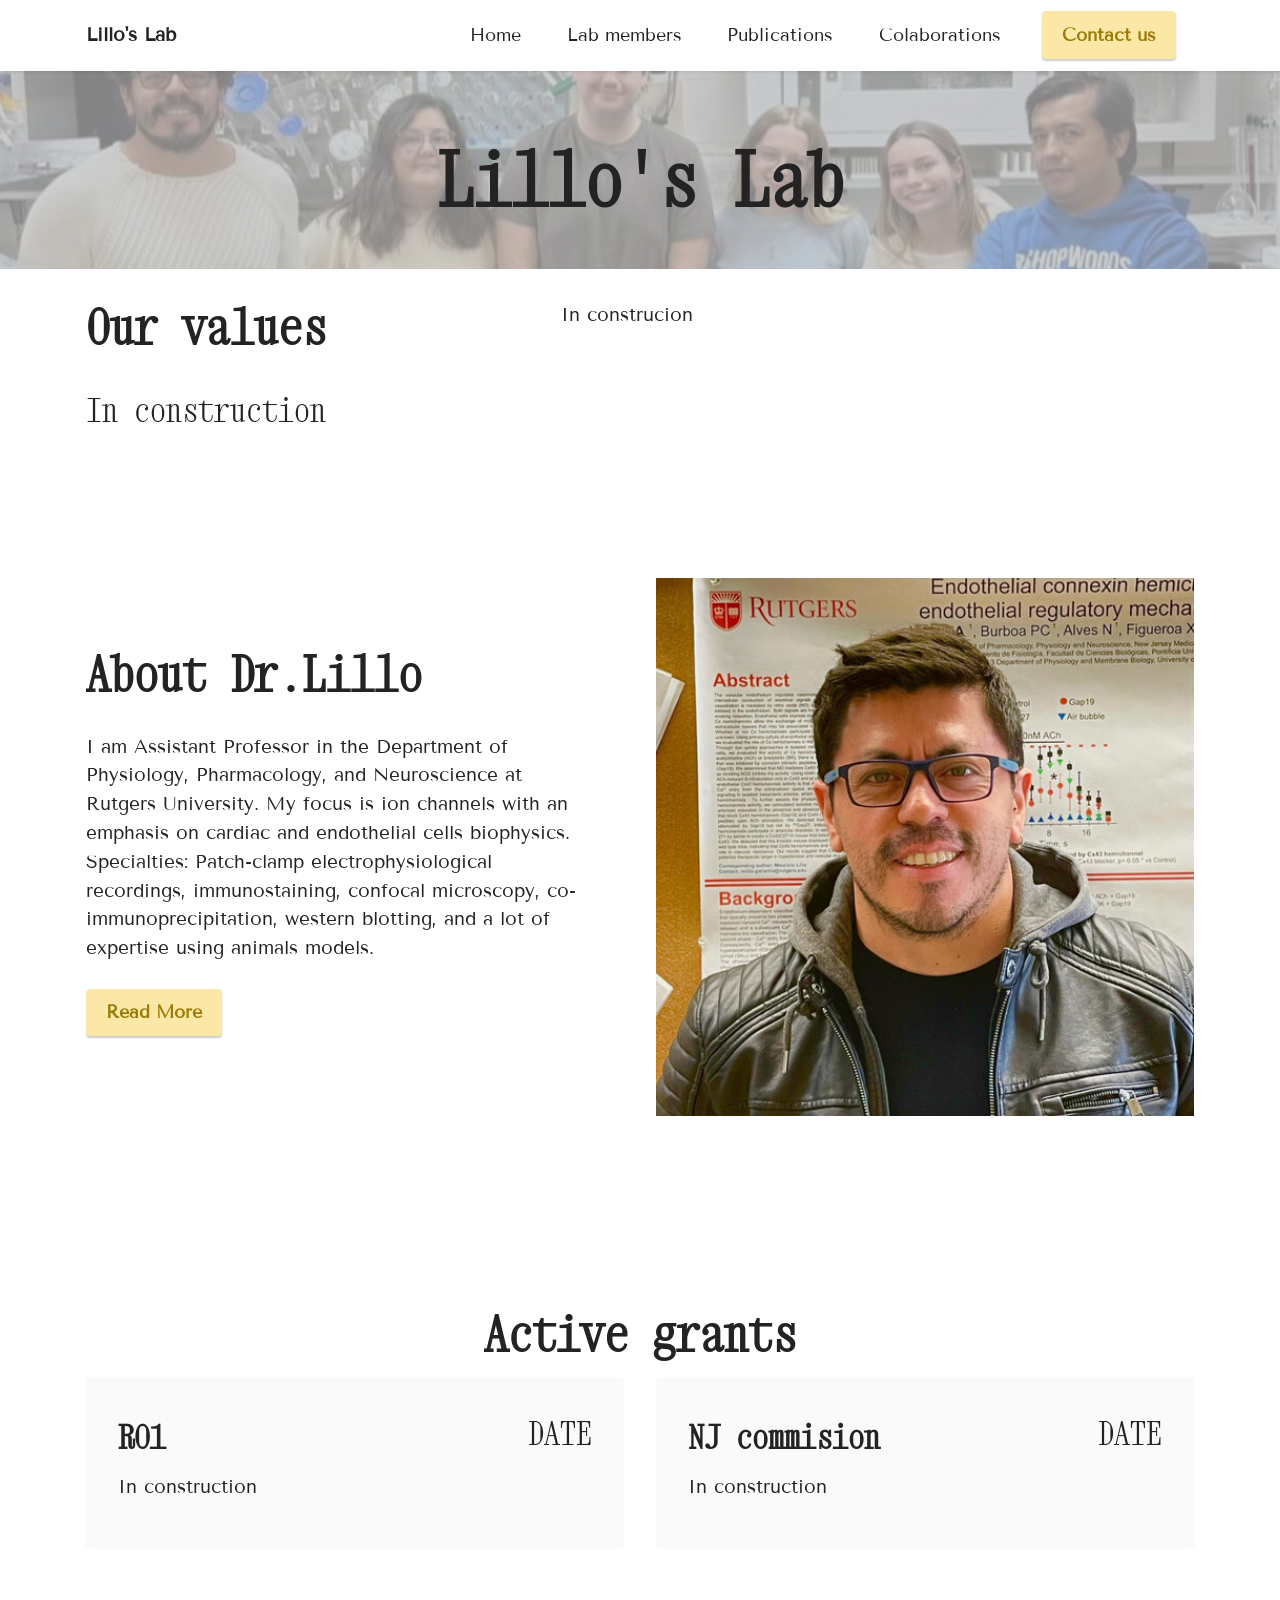
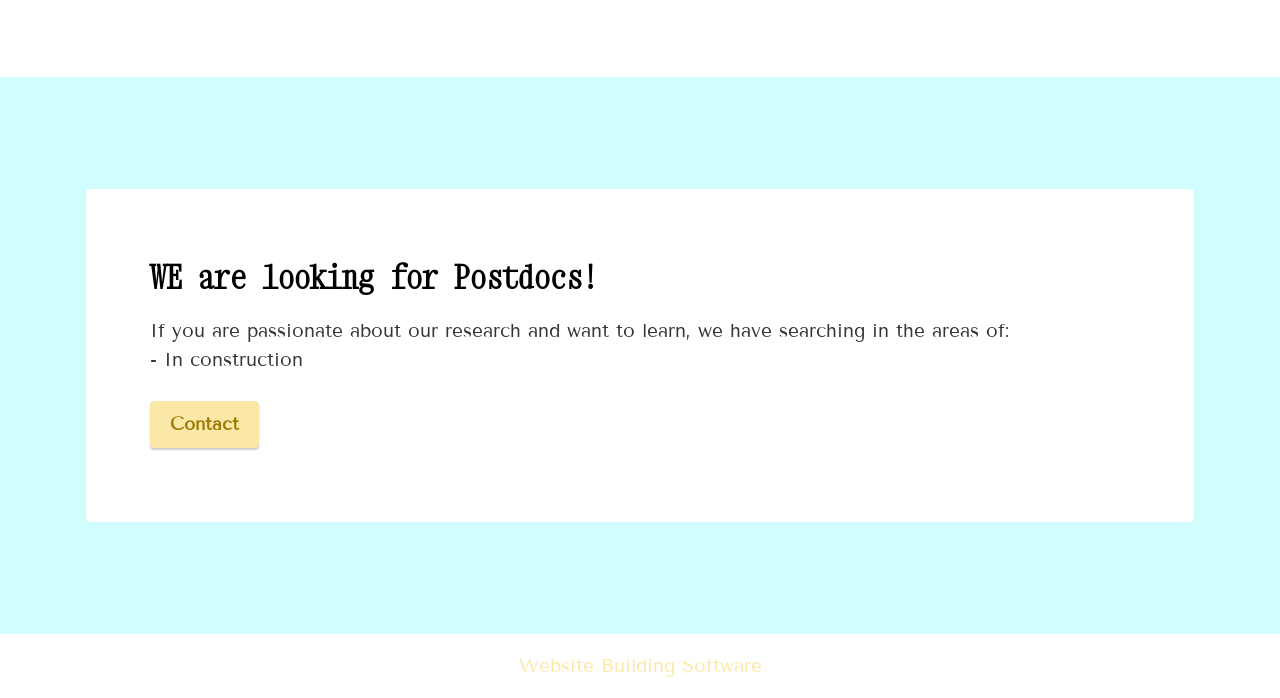
<file: index.html>
<!DOCTYPE html>
<html  >
<head>
  <!-- Site made with Mobirise Website Builder v6.1.12, https://mobirise.com -->
  <meta charset="UTF-8">
  <meta http-equiv="X-UA-Compatible" content="IE=edge">
  <meta name="generator" content="Mobirise v6.1.12, mobirise.com">
  <meta name="viewport" content="width=device-width, initial-scale=1, minimum-scale=1">
  <link rel="shortcut icon" href="assets/images/logo.png" type="image/x-icon">
  <meta name="description" content="">
  
  
  <title>Home</title>
  <link rel="stylesheet" href="assets/web/assets/mobirise-icons2/mobirise2.css">
  <link rel="stylesheet" href="assets/bootstrap/css/bootstrap.min.css">
  <link rel="stylesheet" href="assets/dropdown/css/style.css">
  <link rel="stylesheet" href="assets/socicon/css/styles.css">
  <link rel="stylesheet" href="assets/theme/css/style.css">
  <link rel="preload" href="https://fonts.googleapis.com/css?family=Xanh+Mono:400,400i&display=swap" as="style" onload="this.onload=null;this.rel='stylesheet'">
  <noscript><link rel="stylesheet" href="https://fonts.googleapis.com/css?family=Xanh+Mono:400,400i&display=swap"></noscript>
  <link rel="preload" href="https://fonts.googleapis.com/css?family=Tenor+Sans:400&display=swap" as="style" onload="this.onload=null;this.rel='stylesheet'">
  <noscript><link rel="stylesheet" href="https://fonts.googleapis.com/css?family=Tenor+Sans:400&display=swap"></noscript>
  <link rel="preload" as="style" href="assets/mobirise/css/mbr-additional.css?v=MXXBu5"><link rel="stylesheet" href="assets/mobirise/css/mbr-additional.css?v=MXXBu5" type="text/css">

  
  
  
</head>
<body>
  
  <section data-bs-version="5.1" class="menu menu2 cid-sFHpMqcXGj" once="menu" id="menu2-2">
    
    <nav class="navbar navbar-dropdown navbar-fixed-top navbar-expand-lg">
        <div class="container">
            <div class="navbar-brand">
                
                <span class="navbar-caption-wrap"><a class="navbar-caption text-black text-primary display-7">Lillo's Lab</a></span>
            </div>
            <button class="navbar-toggler" type="button" data-toggle="collapse" data-bs-toggle="collapse" data-target="#navbarSupportedContent" data-bs-target="#navbarSupportedContent" aria-controls="navbarNavAltMarkup" aria-expanded="false" aria-label="Toggle navigation">
                <div class="hamburger">
                    <span></span>
                    <span></span>
                    <span></span>
                    <span></span>
                </div>
            </button>
            <div class="collapse navbar-collapse" id="navbarSupportedContent">
                <ul class="navbar-nav nav-dropdown" data-app-modern-menu="true"><li class="nav-item"><a class="nav-link link text-black text-primary display-4" href="index.html">Home</a></li>
                    <li class="nav-item"><a class="nav-link link text-black text-primary display-4" href="members.html">Lab members</a></li>
                    <li class="nav-item"><a class="nav-link link text-black text-primary display-4" href="publications.html#tabs1-e">Publications</a>
                    </li><li class="nav-item"><a class="nav-link link text-black text-primary display-4" href="Colaborations.html#content1-f">Colaborations</a></li></ul>
                
                <div class="navbar-buttons mbr-section-btn"><a class="btn btn-primary display-4" href="mailto:liloli@gmail.com?subject=contact">Contact us</a></div>
            </div>
        </div>
    </nav>
</section>

<section data-bs-version="5.1" class="header9 cid-sFHoAfPmXB" id="header9-1">

    

    <div class="mbr-overlay" style="opacity: 0.7; background-color: rgb(187, 187, 187);"></div>

    <div class="text-center container">
        <div class="row justify-content-center">
            <div class="col-md-12 col-lg-9">
                <h1 class="mbr-section-title mbr-fonts-style mb-3 display-1"><strong>Lillo's Lab</strong></h1>
                
                
            </div>
        </div>
    </div>
</section>

<section data-bs-version="5.1" class="content10 cid-vqZ144sH9b" id="content10-m">
    
    <div class="container">
        <div class="row justify-content-center">
            <div class="col-12 col-md">
                <h5 class="mbr-section-title mbr-fonts-style mb-4 display-2">
                    <strong>Our values</strong></h5>
                <h6 class="mbr-section-subtitle mbr-fonts-style mb-4 display-5">
                    In construction</h6>
            </div>
            <div class="col-md-12 col-lg-7">
                <p class="mbr-text mbr-fonts-style display-7">In construcion</p>
            </div>
        </div>
    </div>
</section>

<section data-bs-version="5.1" class="features18 cid-sFHvmoQ5Jg" id="features19-e">

    

    
    <div class="container">
        <div class="row justify-content-center">
            <div class="card col-12 col-lg">
                <div class="card-wrapper">
                    <h6 class="card-title mbr-fonts-style mb-4 display-2"><strong>About Dr.Lillo</strong></h6>
                    <p class="mbr-text mbr-fonts-style display-7">I am Assistant Professor in the Department of Physiology, Pharmacology, and Neuroscience at Rutgers University. My focus is ion channels with an emphasis on cardiac and endothelial cells biophysics. Specialties: Patch-clamp electrophysiological recordings, immunostaining, confocal microscopy, co-immunoprecipitation, western blotting, and a lot of expertise using animals models.</p>
                    <div class="mbr-section-btn"><a class="btn btn-primary display-4" href="Mauricio.html#testimonials1-o">Read More</a></div>
                </div>
            </div>
            <div class="col-12 col-lg-6">
                <div class="image-wrapper">
                    <img src="assets/images/mauricio-lillo.jpg" alt="Mobirise Website Builder">
                </div>
            </div>
        </div>
    </div>
</section>

<section data-bs-version="5.1" class="features8 cid-vqZ0pLDiiO" id="features8-j">
    <!---->
    

    
    
    <div class="container">
        <div class="row">
            <div class="title col-12">
                <h5 class="mbr-section-title mbr-fonts-style mb-3 display-2"><strong>Active grants</strong></h5>
                
            </div>
            <div class="card col-12 col-md-6">
                <div class="card-wrapper">
                    <div class="top-line">
                        <h6 class="card-title mbr-fonts-style display-5"><strong>R01</strong></h6>
                        <p class="mbr-cost mbr-fonts-style display-5">DATE</p>
                    </div>
                    <div class="bottom-line">
                        <p class="mbr-text mbr-fonts-style display-7">
                            In construction</p>
                    </div>
                </div>
            </div>
            <div class="card col-12 col-md-6">
                <div class="card-wrapper">
                    <div class="top-line">
                        <h6 class="card-title mbr-fonts-style display-5"><strong>NJ commision</strong></h6>
                        <p class="mbr-cost mbr-fonts-style display-5">DATE</p>
                    </div>
                    <div class="bottom-line">
                        <p class="mbr-text mbr-fonts-style display-7">In construction</p>
                    </div>
                </div>
            </div>
            
            
            
            
            
            
            
            
            
            
        </div>
    </div>
</section>

<section data-bs-version="5.1" class="content15 cid-sFHuaHz0Qy" id="content15-b">

    

    
    <div class="container">
        <div class="row justify-content-center">
            <div class="card col-md-12 col-lg-12">
                <div class="card-wrapper">
                    <div class="card-box align-left">
                        <h4 class="card-title mbr-fonts-style mbr-white mb-3 display-5"><strong>WE are looking for Postdocs!</strong></h4>
                        <p class="mbr-text mbr-fonts-style display-7">If you are passionate about our research and want to learn, we have searching in the areas of:<br>- In construction</p>
                        <div class="mbr-section-btn mt-3"><a class="btn btn-primary display-4" href="https://mobiri.se">Contact</a></div>
                    </div>
                </div>
            </div>
        </div>
    </div>
</section><section class="display-7" style="padding: 0;align-items: center;justify-content: center;flex-wrap: wrap;    align-content: center;display: flex;position: relative;height: 4rem;"><a href="https://mobiri.se/4995027" style="flex: 1 1;height: 4rem;position: absolute;width: 100%;z-index: 1;"><img alt="" style="height: 4rem;" src="[data-uri]"></a><p style="margin: 0;text-align: center;" class="display-7">&#8204;</p><a style="z-index:1" href="https://mobirise.com"> Website Building Software</a></section><script src="assets/bootstrap/js/bootstrap.bundle.min.js"></script>  <script src="assets/smoothscroll/smooth-scroll.js"></script>  <script src="assets/ytplayer/index.js"></script>  <script src="assets/dropdown/js/navbar-dropdown.js"></script>  <script src="assets/theme/js/script.js"></script>  
  
  
</body>
</html>
</file>
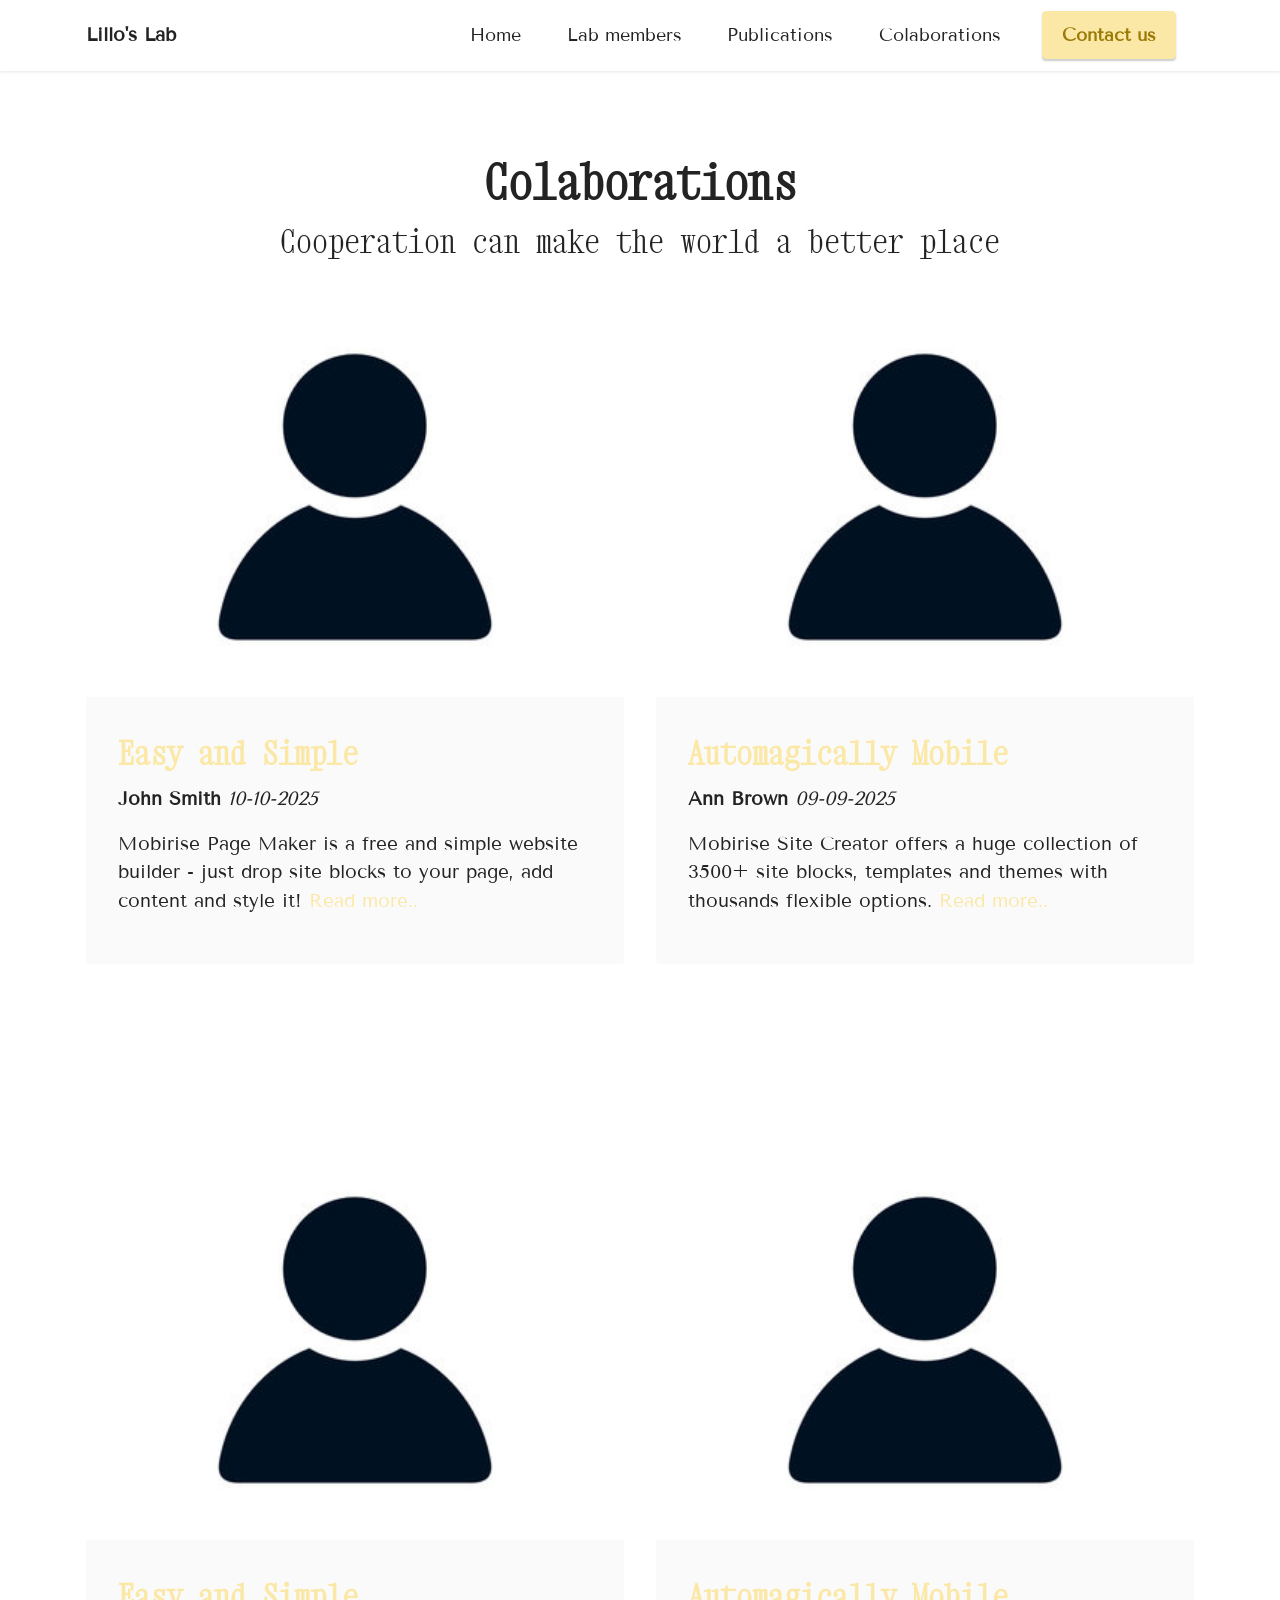
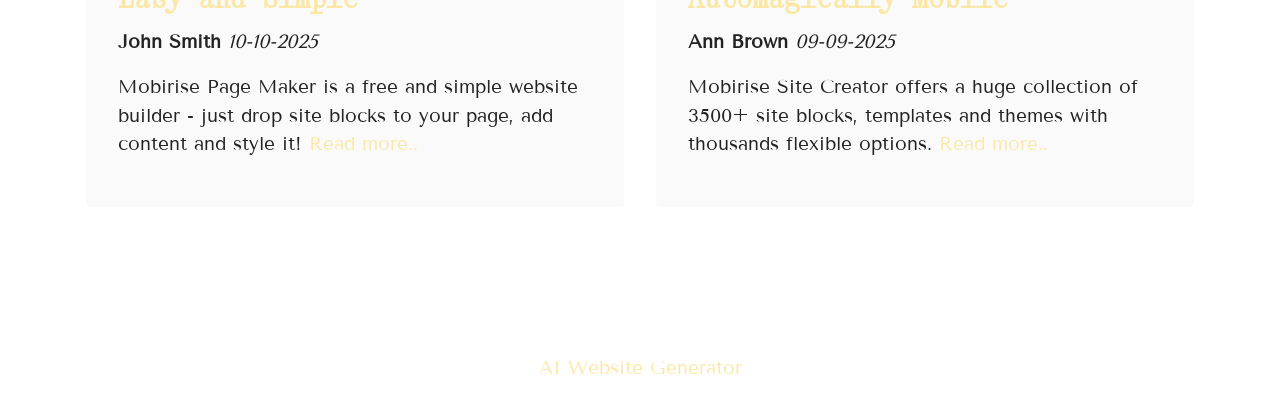
<file: Colaborations.html>
<!DOCTYPE html>
<html  >
<head>
  <!-- Site made with Mobirise Website Builder v6.1.12, https://mobirise.com -->
  <meta charset="UTF-8">
  <meta http-equiv="X-UA-Compatible" content="IE=edge">
  <meta name="generator" content="Mobirise v6.1.12, mobirise.com">
  <meta name="viewport" content="width=device-width, initial-scale=1, minimum-scale=1">
  <link rel="shortcut icon" href="assets/images/logo.png" type="image/x-icon">
  <meta name="description" content="">
  
  
  <title>Colaborations</title>
  <link rel="stylesheet" href="assets/bootstrap/css/bootstrap.min.css">
  <link rel="stylesheet" href="assets/dropdown/css/style.css">
  <link rel="stylesheet" href="assets/socicon/css/styles.css">
  <link rel="stylesheet" href="assets/theme/css/style.css">
  <link rel="preload" href="https://fonts.googleapis.com/css?family=Xanh+Mono:400,400i&display=swap" as="style" onload="this.onload=null;this.rel='stylesheet'">
  <noscript><link rel="stylesheet" href="https://fonts.googleapis.com/css?family=Xanh+Mono:400,400i&display=swap"></noscript>
  <link rel="preload" href="https://fonts.googleapis.com/css?family=Tenor+Sans:400&display=swap" as="style" onload="this.onload=null;this.rel='stylesheet'">
  <noscript><link rel="stylesheet" href="https://fonts.googleapis.com/css?family=Tenor+Sans:400&display=swap"></noscript>
  <link rel="preload" as="style" href="assets/mobirise/css/mbr-additional.css?v=oQmvCg"><link rel="stylesheet" href="assets/mobirise/css/mbr-additional.css?v=oQmvCg" type="text/css">

  
  
  
</head>
<body>
  
  <section data-bs-version="5.1" class="menu menu2 cid-sFHpMqcXGj" once="menu" id="menu2-4">
    
    <nav class="navbar navbar-dropdown navbar-fixed-top navbar-expand-lg">
        <div class="container">
            <div class="navbar-brand">
                
                <span class="navbar-caption-wrap"><a class="navbar-caption text-black text-primary display-7">Lillo's Lab</a></span>
            </div>
            <button class="navbar-toggler" type="button" data-toggle="collapse" data-bs-toggle="collapse" data-target="#navbarSupportedContent" data-bs-target="#navbarSupportedContent" aria-controls="navbarNavAltMarkup" aria-expanded="false" aria-label="Toggle navigation">
                <div class="hamburger">
                    <span></span>
                    <span></span>
                    <span></span>
                    <span></span>
                </div>
            </button>
            <div class="collapse navbar-collapse" id="navbarSupportedContent">
                <ul class="navbar-nav nav-dropdown" data-app-modern-menu="true"><li class="nav-item"><a class="nav-link link text-black text-primary display-4" href="index.html">Home</a></li>
                    <li class="nav-item"><a class="nav-link link text-black text-primary display-4" href="members.html">Lab members</a></li>
                    <li class="nav-item"><a class="nav-link link text-black text-primary display-4" href="publications.html#tabs1-e">Publications</a>
                    </li><li class="nav-item"><a class="nav-link link text-black text-primary display-4" href="Colaborations.html#content1-f">Colaborations</a></li></ul>
                
                <div class="navbar-buttons mbr-section-btn"><a class="btn btn-primary display-4" href="mailto:liloli@gmail.com?subject=contact">Contact us</a></div>
            </div>
        </div>
    </nav>
</section>

<section data-bs-version="5.1" class="content1 cid-vqY2LfV2Kw" id="content1-f">
    
    
    <div class="container">
        <div class="mbr-section-head">
            <h4 class="mbr-section-title mbr-fonts-style align-center mb-0 display-2"><strong>Colaborations</strong></h4>
            <h5 class="mbr-section-subtitle mbr-fonts-style align-center mb-0 mt-2 display-5">Cooperation can make the world a better place</h5>
        </div>
        <div class="row mt-4">
            <div class="item features-image col-12 col-md-6 col-lg-6">
                <div class="item-wrapper">
                    <div class="item-img">
                        <img src="assets/images/person.jpg" alt="Mobirise Website Builder" title="">
                    </div>
                    <div class="item-content">
                        <h5 class="item-title mbr-fonts-style display-5"><a href="#top" class="text-primary"><strong>Easy and Simple</strong></a></h5>
                        <h6 class="item-subtitle mbr-fonts-style mt-1 display-7">
                            <strong style="">John Smith</strong><em> 10-10-2025</em></h6>
                        <p class="mbr-text mbr-fonts-style mt-3 display-7">Mobirise Page Maker is a free and simple
                            website builder - just drop site blocks to your page, add content and style it!&nbsp;<a href="#" class="text-primary">Read more..</a></p>
                    </div>
                    
                </div>
            </div>
            <div class="item features-image col-12 col-md-6 col-lg-6">
                <div class="item-wrapper">
                    <div class="item-img">
                        <img src="assets/images/person.jpg" alt="Mobirise Website Builder" title="">
                    </div>
                    <div class="item-content">
                        <h5 class="item-title mbr-fonts-style display-5"><a href="#top" class="text-primary"><strong>Automagically Mobile</strong></a></h5>
                        <h6 class="item-subtitle mbr-fonts-style mt-1 display-7"><strong style="">Ann
                                Brown</strong><em>&nbsp;09-09-2025</em></h6>
                        <p class="mbr-text mbr-fonts-style mt-3 display-7">Mobirise Site Creator offers a huge
                            collection of 3500+ site blocks, templates and themes with thousands flexible options. <a href="#top" class="text-primary">Read more..</a><br></p>
                    </div>
                    
                </div>
            </div>


        </div>
    </div>
</section>

<section data-bs-version="5.1" class="content1 cid-vqY32XXuA8" id="content1-h">
    
    
    <div class="container">
        
        <div class="row mt-4">
            <div class="item features-image col-12 col-md-6 col-lg-6">
                <div class="item-wrapper">
                    <div class="item-img">
                        <img src="assets/images/person.jpg" alt="Mobirise Website Builder" title="">
                    </div>
                    <div class="item-content">
                        <h5 class="item-title mbr-fonts-style display-5"><a href="#top" class="text-primary"><strong>Easy and Simple</strong></a></h5>
                        <h6 class="item-subtitle mbr-fonts-style mt-1 display-7">
                            <strong style="">John Smith</strong><em> 10-10-2025</em></h6>
                        <p class="mbr-text mbr-fonts-style mt-3 display-7">Mobirise Page Maker is a free and simple
                            website builder - just drop site blocks to your page, add content and style it!&nbsp;<a href="#" class="text-primary">Read more..</a></p>
                    </div>
                    
                </div>
            </div>
            <div class="item features-image col-12 col-md-6 col-lg-6">
                <div class="item-wrapper">
                    <div class="item-img">
                        <img src="assets/images/person.jpg" alt="Mobirise Website Builder" title="">
                    </div>
                    <div class="item-content">
                        <h5 class="item-title mbr-fonts-style display-5"><a href="#top" class="text-primary"><strong>Automagically Mobile</strong></a></h5>
                        <h6 class="item-subtitle mbr-fonts-style mt-1 display-7"><strong style="">Ann
                                Brown</strong><em>&nbsp;09-09-2025</em></h6>
                        <p class="mbr-text mbr-fonts-style mt-3 display-7">Mobirise Site Creator offers a huge
                            collection of 3500+ site blocks, templates and themes with thousands flexible options. <a href="#top" class="text-primary">Read more..</a><br></p>
                    </div>
                    
                </div>
            </div>


        </div>
    </div>
</section><section class="display-7" style="padding: 0;align-items: center;justify-content: center;flex-wrap: wrap;    align-content: center;display: flex;position: relative;height: 4rem;"><a href="https://mobiri.se/4995027" style="flex: 1 1;height: 4rem;position: absolute;width: 100%;z-index: 1;"><img alt="" style="height: 4rem;" src="[data-uri]"></a><p style="margin: 0;text-align: center;" class="display-7">&#8204;</p><a style="z-index:1" href="https://mobirise.com/builder/ai-website-generator.html">AI Website Generator</a></section><script src="assets/bootstrap/js/bootstrap.bundle.min.js"></script>  <script src="assets/smoothscroll/smooth-scroll.js"></script>  <script src="assets/ytplayer/index.js"></script>  <script src="assets/dropdown/js/navbar-dropdown.js"></script>  <script src="assets/theme/js/script.js"></script>  
  
  
</body>
</html>
</file>
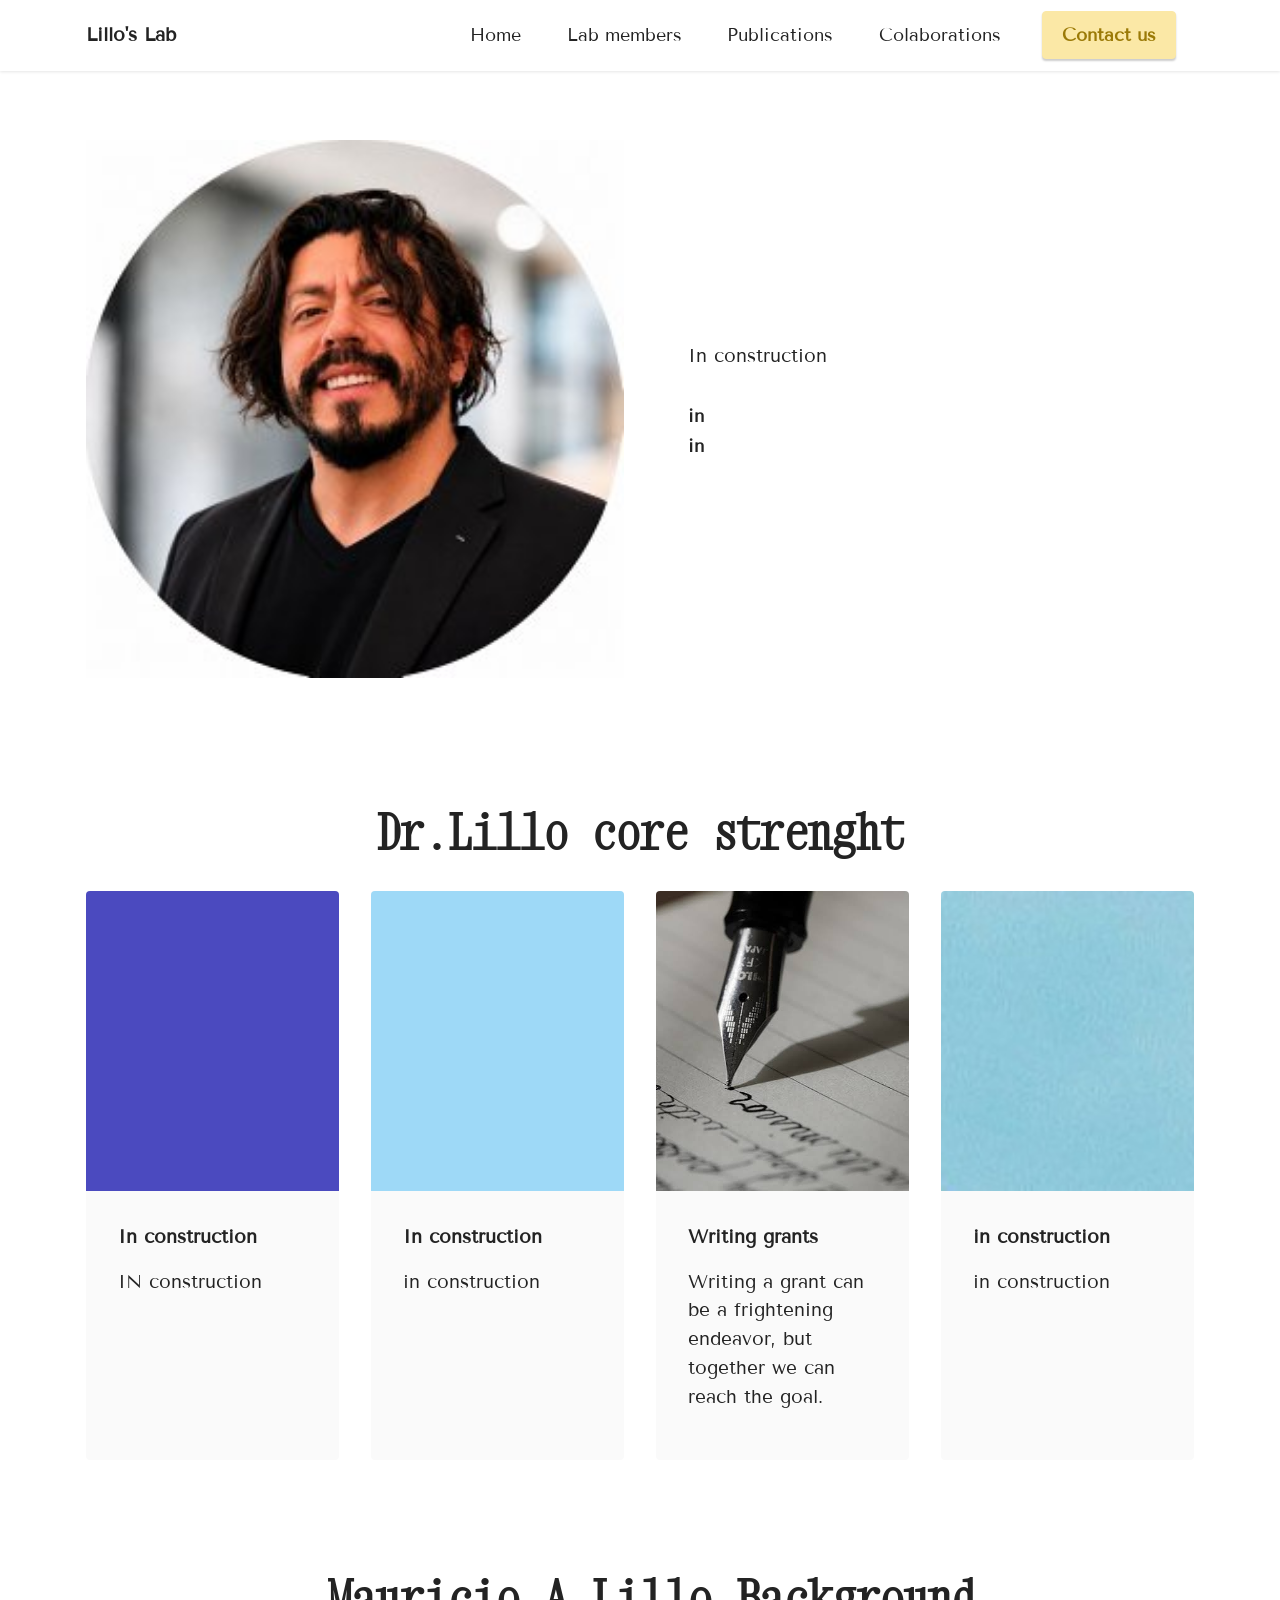
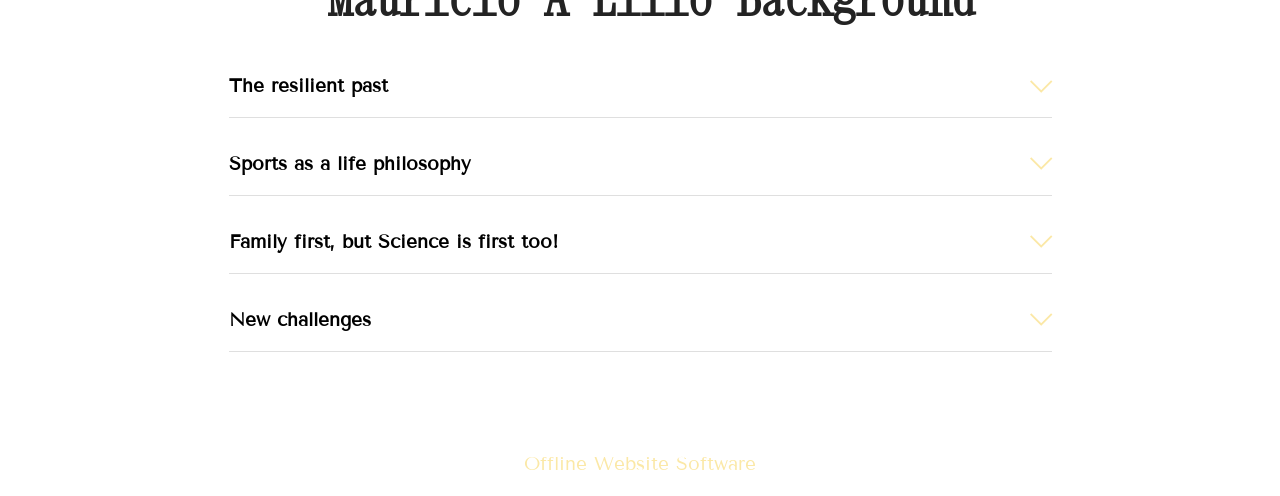
<file: Mauricio.html>
<!DOCTYPE html>
<html  >
<head>
  <!-- Site made with Mobirise Website Builder v6.1.12, https://mobirise.com -->
  <meta charset="UTF-8">
  <meta http-equiv="X-UA-Compatible" content="IE=edge">
  <meta name="generator" content="Mobirise v6.1.12, mobirise.com">
  <meta name="viewport" content="width=device-width, initial-scale=1, minimum-scale=1">
  <link rel="shortcut icon" href="assets/images/logo.png" type="image/x-icon">
  <meta name="description" content="">
  
  
  <title>Mauricio</title>
  <link rel="stylesheet" href="assets/web/assets/mobirise-icons2/mobirise2.css">
  <link rel="stylesheet" href="assets/web/assets/mobirise-icons/mobirise-icons.css">
  <link rel="stylesheet" href="assets/bootstrap/css/bootstrap.min.css">
  <link rel="stylesheet" href="assets/dropdown/css/style.css">
  <link rel="stylesheet" href="assets/socicon/css/styles.css">
  <link rel="stylesheet" href="assets/theme/css/style.css">
  <link rel="preload" href="https://fonts.googleapis.com/css?family=Xanh+Mono:400,400i&display=swap" as="style" onload="this.onload=null;this.rel='stylesheet'">
  <noscript><link rel="stylesheet" href="https://fonts.googleapis.com/css?family=Xanh+Mono:400,400i&display=swap"></noscript>
  <link rel="preload" href="https://fonts.googleapis.com/css?family=Tenor+Sans:400&display=swap" as="style" onload="this.onload=null;this.rel='stylesheet'">
  <noscript><link rel="stylesheet" href="https://fonts.googleapis.com/css?family=Tenor+Sans:400&display=swap"></noscript>
  <link rel="preload" as="style" href="assets/mobirise/css/mbr-additional.css?v=Z4aknp"><link rel="stylesheet" href="assets/mobirise/css/mbr-additional.css?v=Z4aknp" type="text/css">

  
  
  
</head>
<body>
  
  <section data-bs-version="5.1" class="menu menu2 cid-sFHpMqcXGj" once="menu" id="menu2-n">
    
    <nav class="navbar navbar-dropdown navbar-fixed-top navbar-expand-lg">
        <div class="container">
            <div class="navbar-brand">
                
                <span class="navbar-caption-wrap"><a class="navbar-caption text-black text-primary display-7">Lillo's Lab</a></span>
            </div>
            <button class="navbar-toggler" type="button" data-toggle="collapse" data-bs-toggle="collapse" data-target="#navbarSupportedContent" data-bs-target="#navbarSupportedContent" aria-controls="navbarNavAltMarkup" aria-expanded="false" aria-label="Toggle navigation">
                <div class="hamburger">
                    <span></span>
                    <span></span>
                    <span></span>
                    <span></span>
                </div>
            </button>
            <div class="collapse navbar-collapse" id="navbarSupportedContent">
                <ul class="navbar-nav nav-dropdown" data-app-modern-menu="true"><li class="nav-item"><a class="nav-link link text-black text-primary display-4" href="index.html">Home</a></li>
                    <li class="nav-item"><a class="nav-link link text-black text-primary display-4" href="members.html">Lab members</a></li>
                    <li class="nav-item"><a class="nav-link link text-black text-primary display-4" href="publications.html#tabs1-e">Publications</a>
                    </li><li class="nav-item"><a class="nav-link link text-black text-primary display-4" href="Colaborations.html#content1-f">Colaborations</a></li></ul>
                
                <div class="navbar-buttons mbr-section-btn"><a class="btn btn-primary display-4" href="mailto:liloli@gmail.com?subject=contact">Contact us</a></div>
            </div>
        </div>
    </nav>
</section>

<section data-bs-version="5.1" class="testimonials1 cid-vqZ33lPBO1" id="testimonials1-o">
    

    
    
    <div class="container">
        
        <div class="row align-items-center">
            <div class="col-12 col-md-6">
                <div class="image-wrapper">
                    <img src="assets/images/k.jpg" alt="Mobirise Website Builder">
                </div>
            </div>
            <div class="col-12 col-md">
                <div class="text-wrapper">
                    <p class="mbr-text mbr-fonts-style mb-4 display-7">In construction</p>
                    <p class="name mbr-fonts-style mb-1 display-4">
                        <strong>in</strong></p>
                    <p class="position mbr-fonts-style display-4"><strong>in</strong></p>
                </div>
            </div>
        </div>
    </div>
</section>

<section data-bs-version="5.1" class="gallery3 cid-vqZ39yxrqg" id="gallery3-p">
    
    
    <div class="container">
        <div class="mbr-section-head">
            <h4 class="mbr-section-title mbr-fonts-style align-center mb-0 display-2"><strong>Dr.Lillo core strenght</strong></h4>
            
        </div>
        <div class="row mt-4">
            
            <div class="item features-image col-12 col-md-6 col-lg-3 active">
                <div class="item-wrapper">
                    <div class="item-img">
                        <img src="assets/images/features1.jpeg" alt="Mobirise Website Builder" data-slide-to="0" data-bs-slide-to="0">
                    </div>
                    <div class="item-content">
                        <h5 class="item-title mbr-fonts-style display-7">
                            <strong>In construction</strong></h5>
                        
                        <p class="mbr-text mbr-fonts-style mt-3 display-7">IN construction</p>
                    </div>
                    
                </div>
            </div><div class="item features-image col-12 col-md-6 col-lg-3">
                <div class="item-wrapper">
                    <div class="item-img">
                        <img src="assets/images/features2.jpeg" alt="Mobirise Website Builder" data-slide-to="1" data-bs-slide-to="1">
                    </div>
                    <div class="item-content">
                        <h5 class="item-title mbr-fonts-style display-7"><strong>In construction</strong></h5>
                        
                        <p class="mbr-text mbr-fonts-style mt-3 display-7">in construction</p>
                    </div>
                    
                </div>
            </div>
            <div class="item features-image col-12 col-md-6 col-lg-3">
                <div class="item-wrapper">
                    <div class="item-img">
                        <img src="assets/images/writing.jpg" alt="Mobirise Website Builder">
                    </div>
                    <div class="item-content">
                        <h5 class="item-title mbr-fonts-style display-7"><strong>Writing grants</strong></h5>
                        
                        <p class="mbr-text mbr-fonts-style mt-3 display-7">Writing a grant can be a frightening endeavor, but together we can reach the goal.</p>
                    </div>
                    
                </div>
            </div>
            <div class="item features-image col-12 col-md-6 col-lg-3">
                <div class="item-wrapper">
                    <div class="item-img">
                        <img src="assets/images/features4.jpeg" alt="Mobirise Website Builder" title="">
                    </div>
                    <div class="item-content">
                        <h5 class="item-title mbr-fonts-style display-7"><strong>in construction</strong></h5>
                        
                        <p class="mbr-text mbr-fonts-style mt-3 display-7">in construction</p>
                    </div>
                    
                </div>
            </div>
        </div>
    </div>
</section>

<section data-bs-version="5.1" class="content17 cid-vqZ3jXFjgb" id="content17-q">

    

    
    
    
    <div class="container">
        
            <div class="row justify-content-center">
                <div class="col-12 col-md-9">
                    <div class="section-head align-center mb-4">
                        <h3 class="mbr-section-title mb-0 mbr-fonts-style display-2"><strong>&nbsp;Mauricio A Lillo Background</strong></h3>
                        
                    </div>
                    
                    <div id="bootstrap-toggle" class="toggle-panel accordionStyles tab-content">
                        <div class="card mb-3">
                            <div class="card-header" role="tab" id="headingOne">
                                <a role="button" class="collapsed panel-title text-black" data-toggle="collapse" data-bs-toggle="collapse" data-core="" href="#collapse1_21" aria-expanded="false" aria-controls="collapse1">
                                    <h6 class="panel-title-edit mbr-fonts-style mb-0 display-7"><strong>The resilient past</strong></h6>
                                    <span class="sign mbr-iconfont mbri-arrow-down"></span>
                                </a>
                            </div>
                            <div id="collapse1_21" class="panel-collapse noScroll collapse" role="tabpanel" aria-labelledby="headingOne">
                                <div class="panel-body">
                                    <p class="mbr-fonts-style panel-text display-7">In construction</p>
                                </div>
                            </div>
                        </div>
                        <div class="card mb-3">
                            <div class="card-header" role="tab" id="headingTwo">
                                <a role="button" class="collapsed panel-title text-black" data-toggle="collapse" data-bs-toggle="collapse" data-core="" href="#collapse2_21" aria-expanded="false" aria-controls="collapse2">
                                    <h6 class="panel-title-edit mbr-fonts-style mb-0 display-7"><strong>Sports as a life philosophy</strong></h6>
                                    <span class="sign mbr-iconfont mbri-arrow-down"></span>
                                </a>

                            </div>
                            <div id="collapse2_21" class="panel-collapse noScroll collapse" role="tabpanel" aria-labelledby="headingTwo">
                                <div class="panel-body">
                                    <p class="mbr-fonts-style panel-text display-7">In construction</p>
                                </div>
                            </div>
                        </div>
                        <div class="card mb-3">
                            <div class="card-header" role="tab" id="headingThree">
                                <a role="button" class="collapsed panel-title text-black" data-toggle="collapse" data-bs-toggle="collapse" data-core="" href="#collapse3_21" aria-expanded="false" aria-controls="collapse3">
                                    <h6 class="panel-title-edit mbr-fonts-style mb-0 display-7"><strong>Family first, but Science is first too!</strong></h6>
                                    <span class="sign mbr-iconfont mbri-arrow-down"></span>
                                </a>
                            </div>
                            <div id="collapse3_21" class="panel-collapse noScroll collapse" role="tabpanel" aria-labelledby="headingThree">
                                <div class="panel-body">
                                    <p class="mbr-fonts-style panel-text display-7">In construction</p>
                                </div>
                            </div>
                        </div>
                        <div class="card mb-3">
                            <div class="card-header" role="tab" id="headingThree">
                                <a role="button" class="collapsed panel-title text-black" data-toggle="collapse" data-bs-toggle="collapse" data-core="" href="#collapse4_21" aria-expanded="false" aria-controls="collapse4">
                                    <h6 class="panel-title-edit mbr-fonts-style mb-0 display-7"><strong>New challenges</strong></h6>
                                    <span class="sign mbr-iconfont mbri-arrow-down"></span>
                                </a>
                            </div>
                            <div id="collapse4_21" class="panel-collapse noScroll collapse" role="tabpanel" aria-labelledby="headingThree">
                                <div class="panel-body">
                                    <p class="mbr-fonts-style panel-text display-7">
                                       This extension allows editing the code of block in the app. Also, it's possible to add code to the head and body parts of pages.</p>
                                </div>
                            </div>
                        </div>
                        
                        
                    </div>
                </div>
            </div>
        </div>
</section><section class="display-7" style="padding: 0;align-items: center;justify-content: center;flex-wrap: wrap;    align-content: center;display: flex;position: relative;height: 4rem;"><a href="https://mobiri.se/4995027" style="flex: 1 1;height: 4rem;position: absolute;width: 100%;z-index: 1;"><img alt="" style="height: 4rem;" src="[data-uri]"></a><p style="margin: 0;text-align: center;" class="display-7">&#8204;</p><a style="z-index:1" href="https://mobirise.com/offline-website-builder.html">Offline Website Software</a></section><script src="assets/bootstrap/js/bootstrap.bundle.min.js"></script>  <script src="assets/smoothscroll/smooth-scroll.js"></script>  <script src="assets/ytplayer/index.js"></script>  <script src="assets/dropdown/js/navbar-dropdown.js"></script>  <script src="assets/mbr-switch-arrow/mbr-switch-arrow.js"></script>  <script src="assets/theme/js/script.js"></script>  
  
  
</body>
</html>
</file>
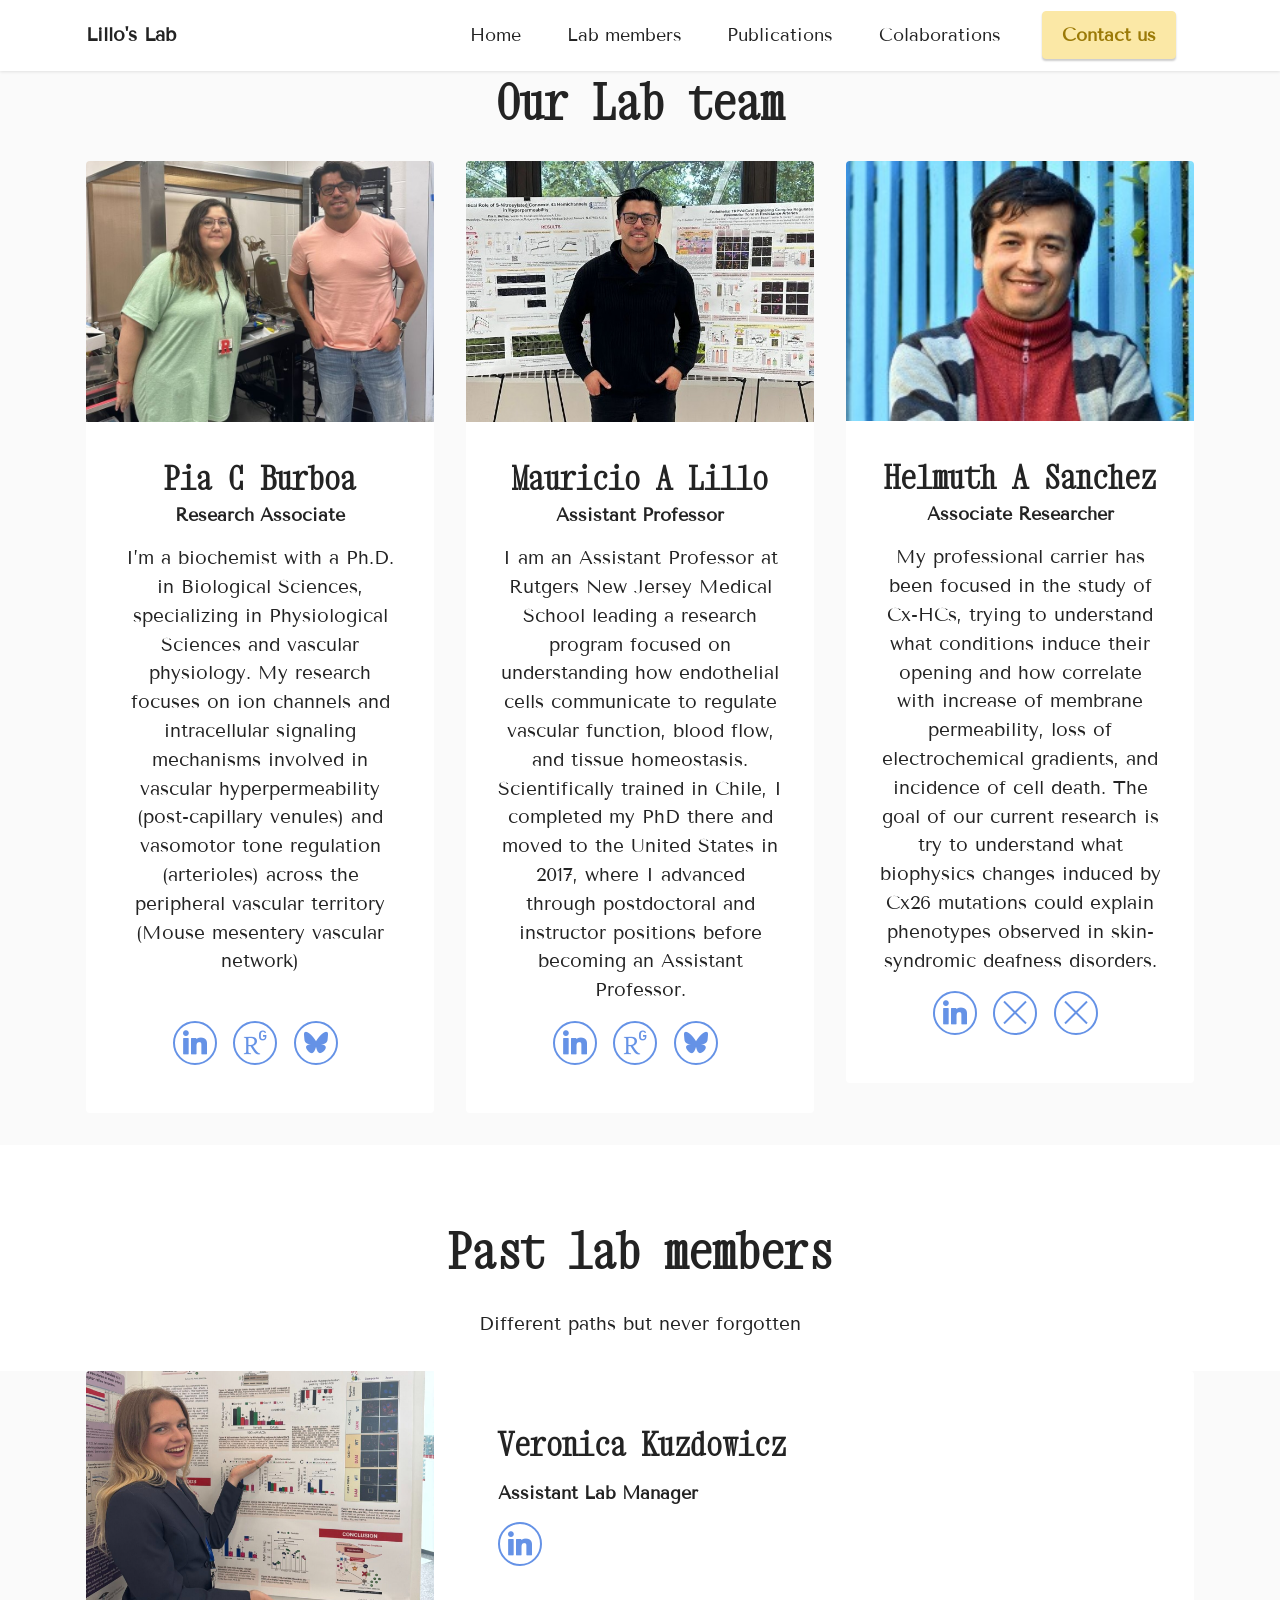
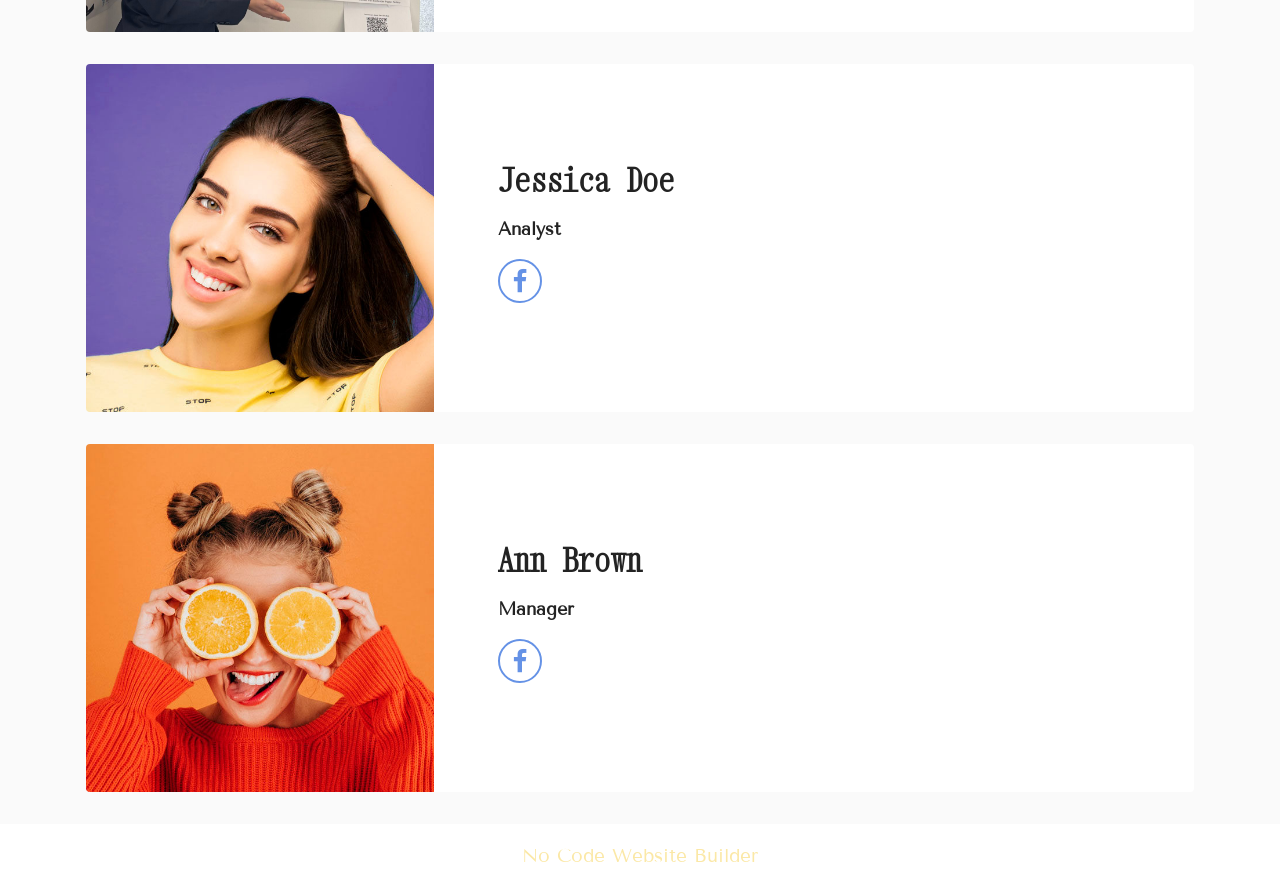
<file: members.html>
<!DOCTYPE html>
<html  >
<head>
  <!-- Site made with Mobirise Website Builder v6.1.12, https://mobirise.com -->
  <meta charset="UTF-8">
  <meta http-equiv="X-UA-Compatible" content="IE=edge">
  <meta name="generator" content="Mobirise v6.1.12, mobirise.com">
  <meta name="viewport" content="width=device-width, initial-scale=1, minimum-scale=1">
  <link rel="shortcut icon" href="assets/images/logo.png" type="image/x-icon">
  <meta name="description" content="">
  
  
  <title>Members</title>
  <link rel="stylesheet" href="assets/web/assets/mobirise-icons2/mobirise2.css">
  <link rel="stylesheet" href="assets/bootstrap/css/bootstrap.min.css">
  <link rel="stylesheet" href="assets/dropdown/css/style.css">
  <link rel="stylesheet" href="assets/socicon/css/styles.css">
  <link rel="stylesheet" href="assets/theme/css/style.css">
  <link rel="preload" href="https://fonts.googleapis.com/css?family=Xanh+Mono:400,400i&display=swap" as="style" onload="this.onload=null;this.rel='stylesheet'">
  <noscript><link rel="stylesheet" href="https://fonts.googleapis.com/css?family=Xanh+Mono:400,400i&display=swap"></noscript>
  <link rel="preload" href="https://fonts.googleapis.com/css?family=Tenor+Sans:400&display=swap" as="style" onload="this.onload=null;this.rel='stylesheet'">
  <noscript><link rel="stylesheet" href="https://fonts.googleapis.com/css?family=Tenor+Sans:400&display=swap"></noscript>
  <link rel="preload" as="style" href="assets/mobirise/css/mbr-additional.css?v=aInpES"><link rel="stylesheet" href="assets/mobirise/css/mbr-additional.css?v=aInpES" type="text/css">

  
  
  
</head>
<body>
  
  <section data-bs-version="5.1" class="menu menu2 cid-sFHpMqcXGj" once="menu" id="menu2-0">
    
    <nav class="navbar navbar-dropdown navbar-fixed-top navbar-expand-lg">
        <div class="container">
            <div class="navbar-brand">
                
                <span class="navbar-caption-wrap"><a class="navbar-caption text-black text-primary display-7">Lillo's Lab</a></span>
            </div>
            <button class="navbar-toggler" type="button" data-toggle="collapse" data-bs-toggle="collapse" data-target="#navbarSupportedContent" data-bs-target="#navbarSupportedContent" aria-controls="navbarNavAltMarkup" aria-expanded="false" aria-label="Toggle navigation">
                <div class="hamburger">
                    <span></span>
                    <span></span>
                    <span></span>
                    <span></span>
                </div>
            </button>
            <div class="collapse navbar-collapse" id="navbarSupportedContent">
                <ul class="navbar-nav nav-dropdown" data-app-modern-menu="true"><li class="nav-item"><a class="nav-link link text-black text-primary display-4" href="index.html">Home</a></li>
                    <li class="nav-item"><a class="nav-link link text-black text-primary display-4" href="members.html">Lab members</a></li>
                    <li class="nav-item"><a class="nav-link link text-black text-primary display-4" href="publications.html#tabs1-e">Publications</a>
                    </li><li class="nav-item"><a class="nav-link link text-black text-primary display-4" href="Colaborations.html#content1-f">Colaborations</a></li></ul>
                
                <div class="navbar-buttons mbr-section-btn"><a class="btn btn-primary display-4" href="mailto:liloli@gmail.com?subject=contact">Contact us</a></div>
            </div>
        </div>
    </nav>
</section>

<section data-bs-version="5.1" class="team1 cid-vqXCPakc1z" id="team1-6">
    

    
    
    <div class="container">
        <div class="row justify-content-center">
            <div class="col-12">
                <h3 class="mbr-section-title mbr-fonts-style align-center mb-4 display-2">
                    <strong>Our Lab team</strong>
                </h3>
                
            </div>
            <div class="item features-image mb-4 col-12 col-md-4">
                <div class="item-wrapper">
                    <div class="image-wrap">
                        <img src="assets/images/pia-burboa-1.jpeg" alt="Mobirise Website Builder">
                    </div>
                    <div class="content-wrap">
                        <h5 class="mbr-section-title card-title mbr-fonts-style align-center m-0 display-5">
                            <strong>Pia C Burboa</strong></h5>
                        <h6 class="mbr-role mbr-fonts-style align-center mb-3 display-4"><strong>Research Associate</strong></h6>
                        <p class="card-text mbr-fonts-style align-center display-7">
                            I’m a biochemist with a Ph.D. in Biological Sciences, specializing in Physiological Sciences and vascular physiology. My research focuses on ion channels and intracellular signaling mechanisms involved in vascular hyperpermeability (post-capillary venules) and vasomotor tone regulation (arterioles) across the peripheral vascular territory (Mouse mesentery vascular network)<br><br>
                        </p>
                        <div class="social-row display-7">
                            <div class="soc-item">
                                <a href="https://www.linkedin.com/in/pia-burboa/" target="_blank">
                                    <span class="mbr-iconfont socicon-linkedin socicon"></span>
                                </a>
                            </div>
                            <div class="soc-item">
                                <a href="https://www.researchgate.net/profile/Pia-Burboa" target="_blank">
                                    <span class="mbr-iconfont socicon-researchgate socicon"></span>
                                </a>
                            </div>
                            <div class="soc-item">
                                <a href="https://instagram.com/mobirise" target="_blank">
                                    <span class="mbr-iconfont socicon-bluesky socicon"></span>
                                </a>
                            </div>
                            
                            
                        </div>
                        
                    </div>
                </div>
            </div>

            <div class="item features-image mb-4 col-12 col-md-4">
                <div class="item-wrapper">
                    <div class="image-wrap">
                        <img src="assets/images/mauro.jpeg" alt="Mobirise Website Builder">
                    </div>
                    <div class="content-wrap">
                        <h5 class="mbr-section-title card-title mbr-fonts-style align-center m-0 display-5">
                            <strong>Mauricio A Lillo</strong></h5>
                        <h6 class="mbr-role mbr-fonts-style align-center mb-3 display-4"><strong>Assistant Professor</strong></h6>
                        <p class="card-text mbr-fonts-style align-center display-7">
                            I am an Assistant Professor at Rutgers New Jersey Medical School leading a research program focused on understanding how endothelial cells communicate to regulate vascular function, blood flow, and tissue homeostasis. Scientifically trained in Chile, I completed my PhD there and moved to the United States in 2017, where I advanced through postdoctoral and instructor positions before becoming an Assistant Professor.</p>
                        <div class="social-row display-7">
                            <div class="soc-item">
                                <a href="https://www.linkedin.com/in/mauricio-lillo-81a83133/" target="_blank">
                                    <span class="mbr-iconfont socicon-linkedin socicon"></span>
                                </a>
                            </div>
                            <div class="soc-item">
                                <a href="https://www.researchgate.net/profile/Mauricio-Lillo" target="_blank">
                                    <span class="mbr-iconfont socicon-researchgate socicon"></span>
                                </a>
                            </div>
                            <div class="soc-item">
                                <a href="https://instagram.com/mobirise" target="_blank">
                                    <span class="mbr-iconfont socicon-bluesky socicon"></span>
                                </a>
                            </div>
                            
                            
                        </div>
                        
                    </div>
                </div>
            </div>
            
            <div class="item features-image mb-4 col-12 col-md-4">
                <div class="item-wrapper">
                    <div class="image-wrap">
                        <img src="assets/images/hellmuth.jpeg" alt="Mobirise Website Builder">
                    </div>
                    <div class="content-wrap">
                        <h5 class="mbr-section-title card-title mbr-fonts-style align-center m-0 display-5"><strong>Helmuth   A Sanchez</strong></h5>
                        <h6 class="mbr-role mbr-fonts-style align-center mb-3 display-4"><strong>Associate Researcher</strong></h6>
                        <p class="card-text mbr-fonts-style align-center display-7">
                            My professional carrier has been focused in the study of Cx-HCs, trying to understand what conditions induce their opening and how correlate with increase of membrane permeability, loss of electrochemical gradients, and incidence of cell death. The goal of our current research is try to understand what biophysics changes induced by Cx26 mutations could explain phenotypes observed in skin-syndromic deafness disorders.
                        </p>
                        <div class="social-row display-7">
                            <div class="soc-item">
                                <a href="https://www.linkedin.com/in/helmuth-a-sanchez-07091179/" target="_blank">
                                    <span class="mbr-iconfont socicon-linkedin socicon"></span>
                                </a>
                            </div>
                            <div class="soc-item">
                                <a href="https://twitter.com/mobirise" target="_blank">
                                    <span class="mbr-iconfont mobi-mbri-close mobi-mbri"></span>
                                </a>
                            </div>
                            <div class="soc-item">
                                <a href="https://instagram.com/mobirise" target="_blank">
                                    <span class="mbr-iconfont mobi-mbri-close mobi-mbri"></span>
                                </a>
                            </div>
                            
                            
                        </div>
                        
                    </div>
                </div>
            </div>
        </div>
    </div>
</section>

<section data-bs-version="5.1" class="content4 cid-vqXDcGrclw" id="content4-9">
    

    
    
    <div class="container">
        <div class="row justify-content-center">
            <div class="title col-md-12 col-lg-10">
                <h3 class="mbr-section-title mbr-fonts-style align-center mb-4 display-2">
                    <strong>Past lab members</strong></h3>
                <h4 class="mbr-section-subtitle align-center mbr-fonts-style mb-4 display-7">
                    Different paths but never forgotten</h4>
                
            </div>
        </div>
    </div>
</section>

<section data-bs-version="5.1" class="team2 cid-vqXCRftHgG" xmlns="http://www.w3.org/1999/html" id="team2-7">
    

    
    
    <div class="container">
        <div class="item features-image active">
            <div class="item-wrapper">
                <div class="row align-items-center">
                    <div class="col-12 col-md-4">
                        <div class="image-wrapper">
                            <img src="assets/images/veronica-1.jpeg" alt="Mobirise Website Builder">
                        </div>
                    </div>
                    <div class="col-12 col-md">
                        <div class="card-box">
                            <h5 class="card-title mbr-fonts-style m-0 mb-3 display-5"><strong>Veronica Kuzdowicz</strong></h5>
                            <h6 class="card-subtitle mbr-fonts-style mb-3 display-4"><strong>Assistant Lab Manager</strong></h6>
                            
                            <div class="social-row display-7">
                                <div class="soc-item">
                                    <a href="https://www.linkedin.com/in/veronica-kuzdowicz-5m22/" target="_blank">
                                        <span class="mbr-iconfont socicon-linkedin socicon"></span>
                                    </a>
                                </div>
                                
                                
                                
                                
                            </div>
                        </div>
                    </div>
                </div>
            </div>
        </div>
        
        <div class="item features-image">
            <div class="item-wrapper">
                <div class="row align-items-center">
                    <div class="col-12 col-md-4">
                        <div class="image-wrapper">
                            <img src="assets/images/team3.jpg" alt="Mobirise Website Builder" data-slide-to="1" data-bs-slide-to="1">
                        </div>
                    </div>
                    <div class="col-12 col-md">
                        <div class="card-box">
                            <h5 class="card-title mbr-fonts-style m-0 mb-3 display-5">
                                <strong>Jessica Doe</strong>
                            </h5>
                            <h6 class="card-subtitle mbr-fonts-style mb-3 display-4">
                                <strong>Analyst</strong>
                            </h6>
                            
                            <div class="social-row display-7">
                                <div class="soc-item">
                                    <a href="https://www.facebook.com/Mobirise/" target="_blank">
                                        <span class="mbr-iconfont socicon socicon-facebook"></span>
                                    </a>
                                </div>
                                
                                
                                
                                
                            </div>
                        </div>
                    </div>
                </div>
            </div>
        </div><div class="item features-image">
            <div class="item-wrapper">
                <div class="row align-items-center">
                    <div class="col-12 col-md-4">
                        <div class="image-wrapper">
                            <img src="assets/images/team2.jpg" alt="Mobirise Website Builder" data-slide-to="2" data-bs-slide-to="2">
                        </div>
                    </div>
                    <div class="col-12 col-md">
                        <div class="card-box">
                            <h5 class="card-title mbr-fonts-style m-0 mb-3 display-5">
                                <strong>Ann Brown</strong>
                            </h5>
                            <h6 class="card-subtitle mbr-fonts-style mb-3 display-4">
                                <strong>Manager</strong>
                            </h6>
                            
                            <div class="social-row display-7">
                                <div class="soc-item">
                                    <a href="https://www.facebook.com/Mobirise/" target="_blank">
                                        <span class="mbr-iconfont socicon socicon-facebook"></span>
                                    </a>
                                </div>
                                
                                
                                
                                
                            </div>
                        </div>
                    </div>
                </div>
            </div>
        </div>
    </div>
</section><section class="display-7" style="padding: 0;align-items: center;justify-content: center;flex-wrap: wrap;    align-content: center;display: flex;position: relative;height: 4rem;"><a href="https://mobiri.se/4995027" style="flex: 1 1;height: 4rem;position: absolute;width: 100%;z-index: 1;"><img alt="" style="height: 4rem;" src="[data-uri]"></a><p style="margin: 0;text-align: center;" class="display-7">&#8204;</p><a style="z-index:1" href="https://mobirise.com/builder/no-code-website-builder.html">No Code Website Builder</a></section><script src="assets/bootstrap/js/bootstrap.bundle.min.js"></script>  <script src="assets/smoothscroll/smooth-scroll.js"></script>  <script src="assets/ytplayer/index.js"></script>  <script src="assets/dropdown/js/navbar-dropdown.js"></script>  <script src="assets/theme/js/script.js"></script>  
  
  
</body>
</html>
</file>
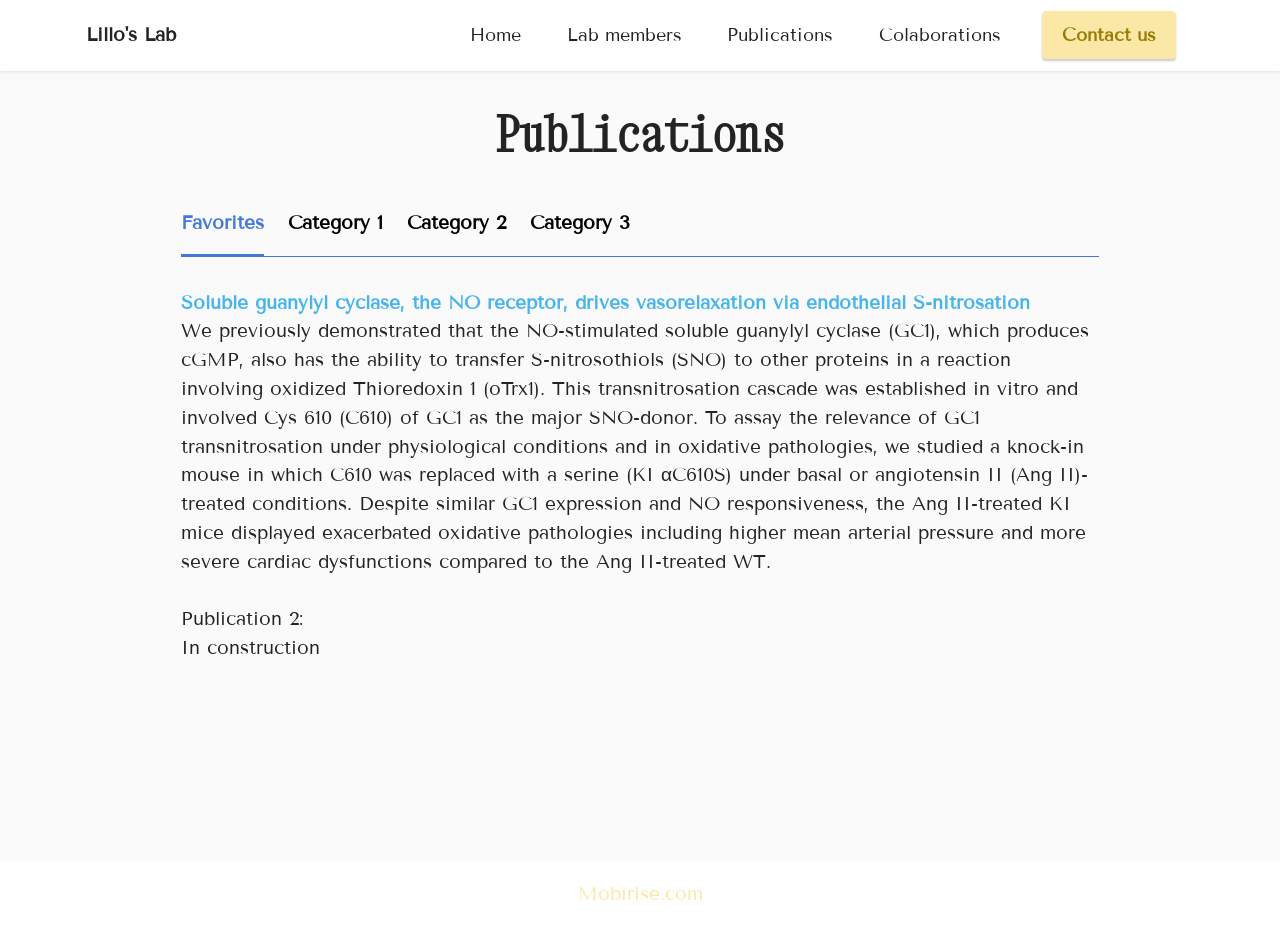
<file: publications.html>
<!DOCTYPE html>
<html  >
<head>
  <!-- Site made with Mobirise Website Builder v6.1.12, https://mobirise.com -->
  <meta charset="UTF-8">
  <meta http-equiv="X-UA-Compatible" content="IE=edge">
  <meta name="generator" content="Mobirise v6.1.12, mobirise.com">
  <meta name="viewport" content="width=device-width, initial-scale=1, minimum-scale=1">
  <link rel="shortcut icon" href="assets/images/logo.png" type="image/x-icon">
  <meta name="description" content="">
  
  
  <title>Publications</title>
  <link rel="stylesheet" href="assets/bootstrap/css/bootstrap.min.css">
  <link rel="stylesheet" href="assets/dropdown/css/style.css">
  <link rel="stylesheet" href="assets/socicon/css/styles.css">
  <link rel="stylesheet" href="assets/theme/css/style.css">
  <link rel="preload" href="https://fonts.googleapis.com/css?family=Xanh+Mono:400,400i&display=swap" as="style" onload="this.onload=null;this.rel='stylesheet'">
  <noscript><link rel="stylesheet" href="https://fonts.googleapis.com/css?family=Xanh+Mono:400,400i&display=swap"></noscript>
  <link rel="preload" href="https://fonts.googleapis.com/css?family=Tenor+Sans:400&display=swap" as="style" onload="this.onload=null;this.rel='stylesheet'">
  <noscript><link rel="stylesheet" href="https://fonts.googleapis.com/css?family=Tenor+Sans:400&display=swap"></noscript>
  <link rel="preload" as="style" href="assets/mobirise/css/mbr-additional.css?v=uvl24v"><link rel="stylesheet" href="assets/mobirise/css/mbr-additional.css?v=uvl24v" type="text/css">

  
  
  
</head>
<body>
  
  <section data-bs-version="5.1" class="menu menu2 cid-sFHpMqcXGj" once="menu" id="menu2-2">
    
    <nav class="navbar navbar-dropdown navbar-fixed-top navbar-expand-lg">
        <div class="container">
            <div class="navbar-brand">
                
                <span class="navbar-caption-wrap"><a class="navbar-caption text-black text-primary display-7">Lillo's Lab</a></span>
            </div>
            <button class="navbar-toggler" type="button" data-toggle="collapse" data-bs-toggle="collapse" data-target="#navbarSupportedContent" data-bs-target="#navbarSupportedContent" aria-controls="navbarNavAltMarkup" aria-expanded="false" aria-label="Toggle navigation">
                <div class="hamburger">
                    <span></span>
                    <span></span>
                    <span></span>
                    <span></span>
                </div>
            </button>
            <div class="collapse navbar-collapse" id="navbarSupportedContent">
                <ul class="navbar-nav nav-dropdown" data-app-modern-menu="true"><li class="nav-item"><a class="nav-link link text-black text-primary display-4" href="index.html">Home</a></li>
                    <li class="nav-item"><a class="nav-link link text-black text-primary display-4" href="members.html">Lab members</a></li>
                    <li class="nav-item"><a class="nav-link link text-black text-primary display-4" href="publications.html#tabs1-e">Publications</a>
                    </li><li class="nav-item"><a class="nav-link link text-black text-primary display-4" href="Colaborations.html#content1-f">Colaborations</a></li></ul>
                
                <div class="navbar-buttons mbr-section-btn"><a class="btn btn-primary display-4" href="mailto:liloli@gmail.com?subject=contact">Contact us</a></div>
            </div>
        </div>
    </nav>
</section>

<section data-bs-version="5.1" class="tabs content18 cid-vqY0vxVgXc" id="tabs1-e">

    

    
    
    <div class="container">
        <div class="row justify-content-center">
            <div class="col-12 col-md-10">
                <h3 class="mbr-section-title mb-0 mbr-fonts-style display-2">
                    <strong>Publications</strong></h3>
                
            </div>
        </div>
        <div class="row justify-content-center mt-4">
            <div class="col-12 col-md-10">
                <ul class="nav nav-tabs mb-4" role="tablist">
                    <li class="nav-item first mbr-fonts-style"><a class="nav-link mbr-fonts-style show active display-7" role="tab" data-toggle="tab" data-bs-toggle="tab" href="#tabs1-e_tab0" aria-selected="true"><strong>Favorites</strong></a></li>
                    <li class="nav-item"><a class="nav-link mbr-fonts-style active display-7" role="tab" data-toggle="tab" data-bs-toggle="tab" href="#tabs1-e_tab1" aria-selected="true"><strong>Category 1</strong></a></li>
                    <li class="nav-item"><a class="nav-link mbr-fonts-style active display-7" role="tab" data-toggle="tab" data-bs-toggle="tab" href="#tabs1-e_tab2" aria-selected="true"><strong>Category 2</strong></a></li>
                    <li class="nav-item"><a class="nav-link mbr-fonts-style active display-7" role="tab" data-toggle="tab" data-bs-toggle="tab" href="#tabs1-e_tab3" aria-selected="true"><strong>Category 3</strong></a></li>
                    
                    
                </ul>
                <div class="tab-content">
                    <div id="tab1" class="tab-pane in active" role="tabpanel">
                        <div class="row">
                            <div class="col-md-12">
                                <p class="mbr-text mbr-fonts-style display-7">
                                    <a href="https://www.pnas.org/doi/abs/10.1073/pnas.2519105122" class="text-info" target="_blank"><strong>Soluble guanylyl cyclase, the NO receptor, drives vasorelaxation via endothelial S-nitrosation</strong></a><br>We previously demonstrated that the NO-stimulated soluble guanylyl cyclase (GC1), which produces cGMP, also has the ability to transfer S-nitrosothiols (SNO) to other proteins in a reaction involving oxidized Thioredoxin 1 (oTrx1). This transnitrosation cascade was established in vitro and involved Cys 610 (C610) of GC1 as the major SNO-donor. To assay the relevance of GC1 transnitrosation under physiological conditions and in oxidative pathologies, we studied a knock-in mouse in which C610 was replaced with a serine (KI αC610S) under basal or angiotensin II (Ang II)-treated conditions. Despite similar GC1 expression and NO responsiveness, the Ang II-treated KI mice displayed exacerbated oxidative pathologies including higher mean arterial pressure and more severe cardiac dysfunctions compared to the Ang II-treated WT. <br><br>Publication 2:<br>In construction<br><br><br><br>
                                </p>
                            </div>
                        </div>
                    </div>
                    <div id="tab2" class="tab-pane" role="tabpanel">
                        <div class="row">
                            <div class="col-md-12">
                                <p class="mbr-text mbr-fonts-style display-7">
                                    Publication 1<br>In construction</p>
                            </div>
                        </div>
                    </div>
                    <div id="tab3" class="tab-pane" role="tabpanel">
                        <div class="row">
                            <div class="col-md-12">
                                <p class="mbr-text mbr-fonts-style display-7">Publication 1
<br>In construction</p>
                            </div>
                        </div>
                    </div>
                    <div id="tab4" class="tab-pane" role="tabpanel">
                        <div class="row">
                            <div class="col-md-12">
                                <p class="mbr-text mbr-fonts-style display-7">Publication 1
<br>In construction</p>
                            </div>
                        </div>
                    </div>
                    
                    
                </div>
            </div>
        </div>
    </div>
</section><section class="display-7" style="padding: 0;align-items: center;justify-content: center;flex-wrap: wrap;    align-content: center;display: flex;position: relative;height: 4rem;"><a href="https://mobiri.se/4995027" style="flex: 1 1;height: 4rem;position: absolute;width: 100%;z-index: 1;"><img alt="" style="height: 4rem;" src="[data-uri]"></a><p style="margin: 0;text-align: center;" class="display-7">&#8204;</p><a style="z-index:1" href="https://mobirise.com">Mobirise.com </a></section><script src="assets/bootstrap/js/bootstrap.bundle.min.js"></script>  <script src="assets/smoothscroll/smooth-scroll.js"></script>  <script src="assets/ytplayer/index.js"></script>  <script src="assets/dropdown/js/navbar-dropdown.js"></script>  <script src="assets/mbr-tabs/mbr-tabs.js"></script>  <script src="assets/theme/js/script.js"></script>  
  
  
</body>
</html>
</file>
<file: assets/web/assets/mobirise-icons2/mobirise2.css>
@font-face {
  font-family: 'Moririse2';
  font-display: swap;
  src:  url('mobirise2.eot?f2bix4');
  src:  url('mobirise2.eot?f2bix4#iefix') format('embedded-opentype'),
    url('mobirise2.woff2?f2bix4') format('woff2'),
    url('mobirise2.woff?f2bix4') format('woff'),
    url('mobirise2.ttf?f2bix4') format('truetype'),
    url('mobirise2.svg?f2bix4#mobirise2') format('svg');
  font-weight: normal;
  font-style: normal;
}

[class^="mobi-"], [class*=" mobi-"] {
  /* use !important to prevent issues with browser extensions that change fonts */
  font-family: 'Moririse2' !important;
  speak: none;
  font-style: normal;
  font-weight: normal;
  font-variant: normal;
  text-transform: none;
  line-height: 1;

  /* Better Font Rendering =========== */
  -webkit-font-smoothing: antialiased;
  -moz-osx-font-smoothing: grayscale;
}

.mobi-mbri-add-submenu:before {
  content: "\e900";
}
.mobi-mbri-alert:before {
  content: "\e901";
}
.mobi-mbri-align-center:before {
  content: "\e902";
}
.mobi-mbri-align-justify:before {
  content: "\e903";
}
.mobi-mbri-align-left:before {
  content: "\e904";
}
.mobi-mbri-align-right:before {
  content: "\e905";
}
.mobi-mbri-android:before {
  content: "\e906";
}
.mobi-mbri-apple:before {
  content: "\e907";
}
.mobi-mbri-arrow-down:before {
  content: "\e908";
}
.mobi-mbri-arrow-next:before {
  content: "\e909";
}
.mobi-mbri-arrow-prev:before {
  content: "\e90a";
}
.mobi-mbri-arrow-up:before {
  content: "\e90b";
}
.mobi-mbri-bold:before {
  content: "\e90c";
}
.mobi-mbri-bookmark:before {
  content: "\e90d";
}
.mobi-mbri-bootstrap:before {
  content: "\e90e";
}
.mobi-mbri-briefcase:before {
  content: "\e90f";
}
.mobi-mbri-browse:before {
  content: "\e910";
}
.mobi-mbri-bulleted-list:before {
  content: "\e911";
}
.mobi-mbri-calendar:before {
  content: "\e912";
}
.mobi-mbri-camera:before {
  content: "\e913";
}
.mobi-mbri-cart-add:before {
  content: "\e914";
}
.mobi-mbri-cart-full:before {
  content: "\e915";
}
.mobi-mbri-cash:before {
  content: "\e916";
}
.mobi-mbri-change-style:before {
  content: "\e917";
}
.mobi-mbri-chat:before {
  content: "\e918";
}
.mobi-mbri-clock:before {
  content: "\e919";
}
.mobi-mbri-close:before {
  content: "\e91a";
}
.mobi-mbri-cloud:before {
  content: "\e91b";
}
.mobi-mbri-code:before {
  content: "\e91c";
}
.mobi-mbri-contact-form:before {
  content: "\e91d";
}
.mobi-mbri-credit-card:before {
  content: "\e91e";
}
.mobi-mbri-cursor-click:before {
  content: "\e91f";
}
.mobi-mbri-cust-feedback:before {
  content: "\e920";
}
.mobi-mbri-database:before {
  content: "\e921";
}
.mobi-mbri-delivery:before {
  content: "\e922";
}
.mobi-mbri-desktop:before {
  content: "\e923";
}
.mobi-mbri-devices:before {
  content: "\e924";
}
.mobi-mbri-down:before {
  content: "\e925";
}
.mobi-mbri-download-2:before {
  content: "\e926";
}
.mobi-mbri-download:before {
  content: "\e927";
}
.mobi-mbri-drag-n-drop-2:before {
  content: "\e928";
}
.mobi-mbri-drag-n-drop:before {
  content: "\e929";
}
.mobi-mbri-edit-2:before {
  content: "\e92a";
}
.mobi-mbri-edit:before {
  content: "\e92b";
}
.mobi-mbri-error:before {
  content: "\e92c";
}
.mobi-mbri-extension:before {
  content: "\e92d";
}
.mobi-mbri-features:before {
  content: "\e92e";
}
.mobi-mbri-file:before {
  content: "\e92f";
}
.mobi-mbri-flag:before {
  content: "\e930";
}
.mobi-mbri-folder:before {
  content: "\e931";
}
.mobi-mbri-gift:before {
  content: "\e932";
}
.mobi-mbri-github:before {
  content: "\e933";
}
.mobi-mbri-globe-2:before {
  content: "\e934";
}
.mobi-mbri-globe:before {
  content: "\e935";
}
.mobi-mbri-growing-chart:before {
  content: "\e936";
}
.mobi-mbri-hearth:before {
  content: "\e937";
}
.mobi-mbri-help:before {
  content: "\e938";
}
.mobi-mbri-home:before {
  content: "\e939";
}
.mobi-mbri-hot-cup:before {
  content: "\e93a";
}
.mobi-mbri-idea:before {
  content: "\e93b";
}
.mobi-mbri-image-gallery:before {
  content: "\e93c";
}
.mobi-mbri-image-slider:before {
  content: "\e93d";
}
.mobi-mbri-info:before {
  content: "\e93e";
}
.mobi-mbri-italic:before {
  content: "\e93f";
}
.mobi-mbri-key:before {
  content: "\e940";
}
.mobi-mbri-laptop:before {
  content: "\e941";
}
.mobi-mbri-layers:before {
  content: "\e942";
}
.mobi-mbri-left-right:before {
  content: "\e943";
}
.mobi-mbri-left:before {
  content: "\e944";
}
.mobi-mbri-letter:before {
  content: "\e945";
}
.mobi-mbri-like:before {
  content: "\e946";
}
.mobi-mbri-link:before {
  content: "\e947";
}
.mobi-mbri-lock:before {
  content: "\e948";
}
.mobi-mbri-login:before {
  content: "\e949";
}
.mobi-mbri-logout:before {
  content: "\e94a";
}
.mobi-mbri-magic-stick:before {
  content: "\e94b";
}
.mobi-mbri-map-pin:before {
  content: "\e94c";
}
.mobi-mbri-menu:before {
  content: "\e94d";
}
.mobi-mbri-mobile-2:before {
  content: "\e94e";
}
.mobi-mbri-mobile-horizontal:before {
  content: "\e94f";
}
.mobi-mbri-mobile:before {
  content: "\e950";
}
.mobi-mbri-mobirise:before {
  content: "\e951";
}
.mobi-mbri-more-horizontal:before {
  content: "\e952";
}
.mobi-mbri-more-vertical:before {
  content: "\e953";
}
.mobi-mbri-music:before {
  content: "\e954";
}
.mobi-mbri-new-file:before {
  content: "\e955";
}
.mobi-mbri-numbered-list:before {
  content: "\e956";
}
.mobi-mbri-opened-folder:before {
  content: "\e957";
}
.mobi-mbri-pages:before {
  content: "\e958";
}
.mobi-mbri-paper-plane:before {
  content: "\e959";
}
.mobi-mbri-paperclip:before {
  content: "\e95a";
}
.mobi-mbri-phone:before {
  content: "\e95b";
}
.mobi-mbri-photo:before {
  content: "\e95c";
}
.mobi-mbri-photos:before {
  content: "\e95d";
}
.mobi-mbri-pin:before {
  content: "\e95e";
}
.mobi-mbri-play:before {
  content: "\e95f";
}
.mobi-mbri-plus:before {
  content: "\e960";
}
.mobi-mbri-preview:before {
  content: "\e961";
}
.mobi-mbri-print:before {
  content: "\e962";
}
.mobi-mbri-protect:before {
  content: "\e963";
}
.mobi-mbri-question:before {
  content: "\e964";
}
.mobi-mbri-quote-left:before {
  content: "\e965";
}
.mobi-mbri-quote-right:before {
  content: "\e966";
}
.mobi-mbri-redo:before {
  content: "\e967";
}
.mobi-mbri-refresh:before {
  content: "\e968";
}
.mobi-mbri-responsive-2:before {
  content: "\e969";
}
.mobi-mbri-responsive:before {
  content: "\e96a";
}
.mobi-mbri-right:before {
  content: "\e96b";
}
.mobi-mbri-rocket:before {
  content: "\e96c";
}
.mobi-mbri-sad-face:before {
  content: "\e96d";
}
.mobi-mbri-sale:before {
  content: "\e96e";
}
.mobi-mbri-save:before {
  content: "\e96f";
}
.mobi-mbri-search:before {
  content: "\e970";
}
.mobi-mbri-setting-2:before {
  content: "\e971";
}
.mobi-mbri-setting-3:before {
  content: "\e972";
}
.mobi-mbri-setting:before {
  content: "\e973";
}
.mobi-mbri-share:before {
  content: "\e974";
}
.mobi-mbri-shopping-bag:before {
  content: "\e975";
}
.mobi-mbri-shopping-basket:before {
  content: "\e976";
}
.mobi-mbri-shopping-cart:before {
  content: "\e977";
}
.mobi-mbri-sites:before {
  content: "\e978";
}
.mobi-mbri-smile-face:before {
  content: "\e979";
}
.mobi-mbri-speed:before {
  content: "\e97a";
}
.mobi-mbri-star:before {
  content: "\e97b";
}
.mobi-mbri-success:before {
  content: "\e97c";
}
.mobi-mbri-sun:before {
  content: "\e97d";
}
.mobi-mbri-sun2:before {
  content: "\e97e";
}
.mobi-mbri-tablet-vertical:before {
  content: "\e97f";
}
.mobi-mbri-tablet:before {
  content: "\e980";
}
.mobi-mbri-target:before {
  content: "\e981";
}
.mobi-mbri-timer:before {
  content: "\e982";
}
.mobi-mbri-to-ftp:before {
  content: "\e983";
}
.mobi-mbri-to-local-drive:before {
  content: "\e984";
}
.mobi-mbri-touch-swipe:before {
  content: "\e985";
}
.mobi-mbri-touch:before {
  content: "\e986";
}
.mobi-mbri-trash:before {
  content: "\e987";
}
.mobi-mbri-underline:before {
  content: "\e988";
}
.mobi-mbri-undo:before {
  content: "\e989";
}
.mobi-mbri-unlink:before {
  content: "\e98a";
}
.mobi-mbri-unlock:before {
  content: "\e98b";
}
.mobi-mbri-up-down:before {
  content: "\e98c";
}
.mobi-mbri-up:before {
  content: "\e98d";
}
.mobi-mbri-update:before {
  content: "\e98e";
}
.mobi-mbri-upload-2:before {
  content: "\e98f";
}
.mobi-mbri-upload:before {
  content: "\e990";
}
.mobi-mbri-user-2:before {
  content: "\e991";
}
.mobi-mbri-user:before {
  content: "\e992";
}
.mobi-mbri-users:before {
  content: "\e993";
}
.mobi-mbri-video-play:before {
  content: "\e994";
}
.mobi-mbri-video:before {
  content: "\e995";
}
.mobi-mbri-watch:before {
  content: "\e996";
}
.mobi-mbri-website-theme-2:before {
  content: "\e997";
}
.mobi-mbri-website-theme:before {
  content: "\e998";
}
.mobi-mbri-wifi:before {
  content: "\e999";
}
.mobi-mbri-windows:before {
  content: "\e99a";
}
.mobi-mbri-zoom-in:before {
  content: "\e99b";
}
.mobi-mbri-zoom-out:before {
  content: "\e99c";
}
</file>
<file: assets/dropdown/css/style.css>
.navbar-dropdown {
  left: 0;
  padding: 0;
  position: absolute;
  right: 0;
  top: 0;
  transition: all 0.45s ease;
  z-index: 1030;
  background: #282828; }
  .navbar-dropdown .navbar-logo {
    margin-right: 0.8rem;
    transition: margin 0.3s ease-in-out;
    vertical-align: middle; }
    .navbar-dropdown .navbar-logo img {
      height: 3.125rem;
      transition: all 0.3s ease-in-out; }
    .navbar-dropdown .navbar-logo.mbr-iconfont {
      font-size: 3.125rem;
      line-height: 3.125rem; }
  .navbar-dropdown .navbar-caption {
    font-weight: 700;
    white-space: normal;
    vertical-align: -4px;
    line-height: 3.125rem !important; }
    .navbar-dropdown .navbar-caption, .navbar-dropdown .navbar-caption:hover {
      color: inherit;
      text-decoration: none; }
  .navbar-dropdown .mbr-iconfont + .navbar-caption {
    vertical-align: -1px; }
  .navbar-dropdown.navbar-fixed-top {
    position: fixed; }
  .navbar-dropdown .navbar-brand span {
    vertical-align: -4px; }
  .navbar-dropdown.bg-color.transparent {
    background: none; }
  .navbar-dropdown.navbar-short .navbar-brand {
    padding: 0.625rem 0; }
    .navbar-dropdown.navbar-short .navbar-brand span {
      vertical-align: -1px; }
  .navbar-dropdown.navbar-short .navbar-caption {
    line-height: 2.375rem !important;
    vertical-align: -2px; }
  .navbar-dropdown.navbar-short .navbar-logo {
    margin-right: 0.5rem; }
    .navbar-dropdown.navbar-short .navbar-logo img {
      height: 2.375rem; }
    .navbar-dropdown.navbar-short .navbar-logo.mbr-iconfont {
      font-size: 2.375rem;
      line-height: 2.375rem; }
  .navbar-dropdown.navbar-short .mbr-table-cell {
    height: 3.625rem; }
  .navbar-dropdown .navbar-close {
    left: 0.6875rem;
    position: fixed;
    top: 0.75rem;
    z-index: 1000; }
  .navbar-dropdown .hamburger-icon {
    content: "";
    display: inline-block;
    vertical-align: middle;
    width: 16px;
    -webkit-box-shadow: 0 -6px 0 1px #282828,0 0 0 1px #282828,0 6px 0 1px #282828;
    -moz-box-shadow: 0 -6px 0 1px #282828,0 0 0 1px #282828,0 6px 0 1px #282828;
    box-shadow: 0 -6px 0 1px #282828,0 0 0 1px #282828,0 6px 0 1px #282828; }

.dropdown-menu .dropdown-toggle[data-toggle="dropdown-submenu"]::after {
  border-bottom: 0.35em solid transparent;
  border-left: 0.35em solid;
  border-right: 0;
  border-top: 0.35em solid transparent;
  margin-left: 0.3rem; }

.dropdown-menu .dropdown-item:focus {
  outline: 0; }

.nav-dropdown {
  font-size: 0.75rem;
  font-weight: 500;
  height: auto !important; }
  .nav-dropdown .nav-btn {
    padding-left: 1rem; }
  .nav-dropdown .link {
    margin: .667em 1.667em;
    font-weight: 500;
    padding: 0;
    transition: color .2s ease-in-out; }
    .nav-dropdown .link.dropdown-toggle {
      margin-right: 2.583em; }
      .nav-dropdown .link.dropdown-toggle::after {
        margin-left: .25rem;
        border-top: 0.35em solid;
        border-right: 0.35em solid transparent;
        border-left: 0.35em solid transparent;
        border-bottom: 0; }
      .nav-dropdown .link.dropdown-toggle[aria-expanded="true"] {
        margin: 0;
        padding: 0.667em 3.263em  0.667em 1.667em; }
  .nav-dropdown .link::after,
  .nav-dropdown .dropdown-item::after {
    color: inherit; }
  .nav-dropdown .btn {
    font-size: 0.75rem;
    font-weight: 700;
    letter-spacing: 0;
    margin-bottom: 0;
    padding-left: 1.25rem;
    padding-right: 1.25rem; }
  .nav-dropdown .dropdown-menu {
    border-radius: 0;
    border: 0;
    left: 0;
    margin: 0;
    padding-bottom: 1.25rem;
    padding-top: 1.25rem;
    position: relative; }
  .nav-dropdown .dropdown-submenu {
    margin-left: 0.125rem;
    top: 0; }
  .nav-dropdown .dropdown-item {
    font-weight: 500;
    line-height: 2;
    padding: 0.3846em 4.615em 0.3846em 1.5385em;
    position: relative;
    transition: color .2s ease-in-out, background-color .2s ease-in-out; }
    .nav-dropdown .dropdown-item::after {
      margin-top: -0.3077em;
      position: absolute;
      right: 1.1538em;
      top: 50%; }
    .nav-dropdown .dropdown-item:focus, .nav-dropdown .dropdown-item:hover {
      background: none; }

@media (max-width: 767px) {
  .nav-dropdown.navbar-toggleable-sm {
    bottom: 0;
    display: none;
    left: 0;
    overflow-x: hidden;
    position: fixed;
    top: 0;
    transform: translateX(-100%);
    -ms-transform: translateX(-100%);
    -webkit-transform: translateX(-100%);
    width: 18.75rem;
    z-index: 999; } }
.nav-dropdown.navbar-toggleable-xl {
  bottom: 0;
  display: none;
  left: 0;
  overflow-x: hidden;
  position: fixed;
  top: 0;
  transform: translateX(-100%);
  -ms-transform: translateX(-100%);
  -webkit-transform: translateX(-100%);
  width: 18.75rem;
  z-index: 999; }

.nav-dropdown-sm {
  display: block !important;
  overflow-x: hidden;
  overflow: auto;
  padding-top: 3.875rem; }
  .nav-dropdown-sm::after {
    content: "";
    display: block;
    height: 3rem;
    width: 100%; }
  .nav-dropdown-sm.collapse.in ~ .navbar-close {
    display: block !important; }
  .nav-dropdown-sm.collapsing, .nav-dropdown-sm.collapse.in {
    transform: translateX(0);
    -ms-transform: translateX(0);
    -webkit-transform: translateX(0);
    transition: all 0.25s ease-out;
    -webkit-transition: all 0.25s ease-out;
    background: #282828; }
  .nav-dropdown-sm.collapsing[aria-expanded="false"] {
    transform: translateX(-100%);
    -ms-transform: translateX(-100%);
    -webkit-transform: translateX(-100%); }
  .nav-dropdown-sm .nav-item {
    display: block;
    margin-left: 0 !important;
    padding-left: 0; }
  .nav-dropdown-sm .link,
  .nav-dropdown-sm .dropdown-item {
    border-top: 1px dotted rgba(255, 255, 255, 0.1);
    font-size: 0.8125rem;
    line-height: 1.6;
    margin: 0 !important;
    padding: 0.875rem 2.4rem 0.875rem 1.5625rem !important;
    position: relative;
    white-space: normal; }
    .nav-dropdown-sm .link:focus, .nav-dropdown-sm .link:hover,
    .nav-dropdown-sm .dropdown-item:focus,
    .nav-dropdown-sm .dropdown-item:hover {
      background: rgba(0, 0, 0, 0.2) !important;
      color: #c0a375; }
  .nav-dropdown-sm .nav-btn {
    position: relative;
    padding: 1.5625rem 1.5625rem 0 1.5625rem; }
    .nav-dropdown-sm .nav-btn::before {
      border-top: 1px dotted rgba(255, 255, 255, 0.1);
      content: "";
      left: 0;
      position: absolute;
      top: 0;
      width: 100%; }
    .nav-dropdown-sm .nav-btn + .nav-btn {
      padding-top: 0.625rem; }
      .nav-dropdown-sm .nav-btn + .nav-btn::before {
        display: none; }
  .nav-dropdown-sm .btn {
    padding: 0.625rem 0; }
  .nav-dropdown-sm .dropdown-toggle[data-toggle="dropdown-submenu"]::after {
    margin-left: .25rem;
    border-top: 0.35em solid;
    border-right: 0.35em solid transparent;
    border-left: 0.35em solid transparent;
    border-bottom: 0; }
  .nav-dropdown-sm .dropdown-toggle[data-toggle="dropdown-submenu"][aria-expanded="true"]::after {
    border-top: 0;
    border-right: 0.35em solid transparent;
    border-left: 0.35em solid transparent;
    border-bottom: 0.35em solid; }
  .nav-dropdown-sm .dropdown-menu {
    margin: 0;
    padding: 0;
    position: relative;
    top: 0;
    left: 0;
    width: 100%;
    border: 0;
    float: none;
    border-radius: 0;
    background: none; }
  .nav-dropdown-sm .dropdown-submenu {
    left: 100%;
    margin-left: 0.125rem;
    margin-top: -1.25rem;
    top: 0; }

.navbar-toggleable-sm .nav-dropdown .dropdown-menu {
  position: absolute; }

.navbar-toggleable-sm .nav-dropdown .dropdown-submenu {
  left: 100%;
  margin-left: 0.125rem;
  margin-top: -1.25rem;
  top: 0; }

.navbar-toggleable-sm.opened .nav-dropdown .dropdown-menu {
  position: relative; }

.navbar-toggleable-sm.opened .nav-dropdown .dropdown-submenu {
  left: 0;
  margin-left: 00rem;
  margin-top: 0rem;
  top: 0; }

.is-builder .nav-dropdown.collapsing {
  transition: none !important; }
</file>
<file: assets/socicon/css/styles.css>
@charset "UTF-8";

@font-face {
  font-family: 'Socicon';
  src:  url('../fonts/socicon.eot');
  src:  url('../fonts/socicon.eot?#iefix') format('embedded-opentype'),
    url('../fonts/socicon.woff2') format('woff2'),
    url('../fonts/socicon.ttf') format('truetype'),
    url('../fonts/socicon.woff') format('woff'),
    url('../fonts/socicon.svg#socicon') format('svg');
  font-weight: normal;
  font-style: normal;
  font-display: swap;
}

[data-icon]:before {
  font-family: "socicon" !important;
  content: attr(data-icon);
  font-style: normal !important;
  font-weight: normal !important;
  font-variant: normal !important;
  text-transform: none !important;
  speak: none;
  line-height: 1;
  -webkit-font-smoothing: antialiased;
  -moz-osx-font-smoothing: grayscale;
}

[class^="socicon-"], [class*=" socicon-"] {
  /* use !important to prevent issues with browser extensions that change fonts */
  font-family: 'Socicon' !important;
  speak: none;
  font-style: normal;
  font-weight: normal;
  font-variant: normal;
  text-transform: none;
  line-height: 1;

  /* Better Font Rendering =========== */
  -webkit-font-smoothing: antialiased;
  -moz-osx-font-smoothing: grayscale;
}

.socicon-500px:before {
  content: "\e000";
}
.socicon-8tracks:before {
  content: "\e001";
}
.socicon-airbnb:before {
  content: "\e002";
}
.socicon-alliance:before {
  content: "\e003";
}
.socicon-amazon:before {
  content: "\e004";
}
.socicon-amplement:before {
  content: "\e005";
}
.socicon-android:before {
  content: "\e006";
}
.socicon-angellist:before {
  content: "\e007";
}
.socicon-apple:before {
  content: "\e008";
}
.socicon-appnet:before {
  content: "\e009";
}
.socicon-baidu:before {
  content: "\e00a";
}
.socicon-bandcamp:before {
  content: "\e00b";
}
.socicon-battlenet:before {
  content: "\e00c";
}
.socicon-mixer:before {
  content: "\e00d";
}
.socicon-bebee:before {
  content: "\e00e";
}
.socicon-bebo:before {
  content: "\e00f";
}
.socicon-behance:before {
  content: "\e010";
}
.socicon-blizzard:before {
  content: "\e011";
}
.socicon-blogger:before {
  content: "\e012";
}
.socicon-buffer:before {
  content: "\e013";
}
.socicon-chrome:before {
  content: "\e014";
}
.socicon-coderwall:before {
  content: "\e015";
}
.socicon-curse:before {
  content: "\e016";
}
.socicon-dailymotion:before {
  content: "\e017";
}
.socicon-deezer:before {
  content: "\e018";
}
.socicon-delicious:before {
  content: "\e019";
}
.socicon-deviantart:before {
  content: "\e01a";
}
.socicon-diablo:before {
  content: "\e01b";
}
.socicon-digg:before {
  content: "\e01c";
}
.socicon-discord:before {
  content: "\e01d";
}
.socicon-disqus:before {
  content: "\e01e";
}
.socicon-douban:before {
  content: "\e01f";
}
.socicon-draugiem:before {
  content: "\e020";
}
.socicon-dribbble:before {
  content: "\e021";
}
.socicon-drupal:before {
  content: "\e022";
}
.socicon-ebay:before {
  content: "\e023";
}
.socicon-ello:before {
  content: "\e024";
}
.socicon-endomodo:before {
  content: "\e025";
}
.socicon-envato:before {
  content: "\e026";
}
.socicon-etsy:before {
  content: "\e027";
}
.socicon-facebook:before {
  content: "\e028";
}
.socicon-feedburner:before {
  content: "\e029";
}
.socicon-filmweb:before {
  content: "\e02a";
}
.socicon-firefox:before {
  content: "\e02b";
}
.socicon-flattr:before {
  content: "\e02c";
}
.socicon-flickr:before {
  content: "\e02d";
}
.socicon-formulr:before {
  content: "\e02e";
}
.socicon-forrst:before {
  content: "\e02f";
}
.socicon-foursquare:before {
  content: "\e030";
}
.socicon-friendfeed:before {
  content: "\e031";
}
.socicon-github:before {
  content: "\e032";
}
.socicon-goodreads:before {
  content: "\e033";
}
.socicon-google:before {
  content: "\e034";
}
.socicon-googlescholar:before {
  content: "\e035";
}
.socicon-googlegroups:before {
  content: "\e036";
}
.socicon-googlephotos:before {
  content: "\e037";
}
.socicon-googleplus:before {
  content: "\e038";
}
.socicon-grooveshark:before {
  content: "\e039";
}
.socicon-hackerrank:before {
  content: "\e03a";
}
.socicon-hearthstone:before {
  content: "\e03b";
}
.socicon-hellocoton:before {
  content: "\e03c";
}
.socicon-heroes:before {
  content: "\e03d";
}
.socicon-smashcast:before {
  content: "\e03e";
}
.socicon-horde:before {
  content: "\e03f";
}
.socicon-houzz:before {
  content: "\e040";
}
.socicon-icq:before {
  content: "\e041";
}
.socicon-identica:before {
  content: "\e042";
}
.socicon-imdb:before {
  content: "\e043";
}
.socicon-instagram:before {
  content: "\e044";
}
.socicon-issuu:before {
  content: "\e045";
}
.socicon-istock:before {
  content: "\e046";
}
.socicon-itunes:before {
  content: "\e047";
}
.socicon-keybase:before {
  content: "\e048";
}
.socicon-lanyrd:before {
  content: "\e049";
}
.socicon-lastfm:before {
  content: "\e04a";
}
.socicon-line:before {
  content: "\e04b";
}
.socicon-linkedin:before {
  content: "\e04c";
}
.socicon-livejournal:before {
  content: "\e04d";
}
.socicon-lyft:before {
  content: "\e04e";
}
.socicon-macos:before {
  content: "\e04f";
}
.socicon-mail:before {
  content: "\e050";
}
.socicon-medium:before {
  content: "\e051";
}
.socicon-meetup:before {
  content: "\e052";
}
.socicon-mixcloud:before {
  content: "\e053";
}
.socicon-modelmayhem:before {
  content: "\e054";
}
.socicon-mumble:before {
  content: "\e055";
}
.socicon-myspace:before {
  content: "\e056";
}
.socicon-newsvine:before {
  content: "\e057";
}
.socicon-nintendo:before {
  content: "\e058";
}
.socicon-npm:before {
  content: "\e059";
}
.socicon-odnoklassniki:before {
  content: "\e05a";
}
.socicon-openid:before {
  content: "\e05b";
}
.socicon-opera:before {
  content: "\e05c";
}
.socicon-outlook:before {
  content: "\e05d";
}
.socicon-overwatch:before {
  content: "\e05e";
}
.socicon-patreon:before {
  content: "\e05f";
}
.socicon-paypal:before {
  content: "\e060";
}
.socicon-periscope:before {
  content: "\e061";
}
.socicon-persona:before {
  content: "\e062";
}
.socicon-pinterest:before {
  content: "\e063";
}
.socicon-play:before {
  content: "\e064";
}
.socicon-player:before {
  content: "\e065";
}
.socicon-playstation:before {
  content: "\e066";
}
.socicon-pocket:before {
  content: "\e067";
}
.socicon-qq:before {
  content: "\e068";
}
.socicon-quora:before {
  content: "\e069";
}
.socicon-raidcall:before {
  content: "\e06a";
}
.socicon-ravelry:before {
  content: "\e06b";
}
.socicon-reddit:before {
  content: "\e06c";
}
.socicon-renren:before {
  content: "\e06d";
}
.socicon-researchgate:before {
  content: "\e06e";
}
.socicon-residentadvisor:before {
  content: "\e06f";
}
.socicon-reverbnation:before {
  content: "\e070";
}
.socicon-rss:before {
  content: "\e071";
}
.socicon-sharethis:before {
  content: "\e072";
}
.socicon-skype:before {
  content: "\e073";
}
.socicon-slideshare:before {
  content: "\e074";
}
.socicon-smugmug:before {
  content: "\e075";
}
.socicon-snapchat:before {
  content: "\e076";
}
.socicon-songkick:before {
  content: "\e077";
}
.socicon-soundcloud:before {
  content: "\e078";
}
.socicon-spotify:before {
  content: "\e079";
}
.socicon-stackexchange:before {
  content: "\e07a";
}
.socicon-stackoverflow:before {
  content: "\e07b";
}
.socicon-starcraft:before {
  content: "\e07c";
}
.socicon-stayfriends:before {
  content: "\e07d";
}
.socicon-steam:before {
  content: "\e07e";
}
.socicon-storehouse:before {
  content: "\e07f";
}
.socicon-strava:before {
  content: "\e080";
}
.socicon-streamjar:before {
  content: "\e081";
}
.socicon-stumbleupon:before {
  content: "\e082";
}
.socicon-swarm:before {
  content: "\e083";
}
.socicon-teamspeak:before {
  content: "\e084";
}
.socicon-teamviewer:before {
  content: "\e085";
}
.socicon-technorati:before {
  content: "\e086";
}
.socicon-telegram:before {
  content: "\e087";
}
.socicon-tripadvisor:before {
  content: "\e088";
}
.socicon-tripit:before {
  content: "\e089";
}
.socicon-triplej:before {
  content: "\e08a";
}
.socicon-tumblr:before {
  content: "\e08b";
}
.socicon-twitch:before {
  content: "\e08c";
}
.socicon-twitter:before {
  content: "\e08d";
}
.socicon-uber:before {
  content: "\e08e";
}
.socicon-ventrilo:before {
  content: "\e08f";
}
.socicon-viadeo:before {
  content: "\e090";
}
.socicon-viber:before {
  content: "\e091";
}
.socicon-viewbug:before {
  content: "\e092";
}
.socicon-vimeo:before {
  content: "\e093";
}
.socicon-vine:before {
  content: "\e094";
}
.socicon-vkontakte:before {
  content: "\e095";
}
.socicon-warcraft:before {
  content: "\e096";
}
.socicon-wechat:before {
  content: "\e097";
}
.socicon-weibo:before {
  content: "\e098";
}
.socicon-whatsapp:before {
  content: "\e099";
}
.socicon-wikipedia:before {
  content: "\e09a";
}
.socicon-windows:before {
  content: "\e09b";
}
.socicon-wordpress:before {
  content: "\e09c";
}
.socicon-wykop:before {
  content: "\e09d";
}
.socicon-xbox:before {
  content: "\e09e";
}
.socicon-xing:before {
  content: "\e09f";
}
.socicon-yahoo:before {
  content: "\e0a0";
}
.socicon-yammer:before {
  content: "\e0a1";
}
.socicon-yandex:before {
  content: "\e0a2";
}
.socicon-yelp:before {
  content: "\e0a3";
}
.socicon-younow:before {
  content: "\e0a4";
}
.socicon-youtube:before {
  content: "\e0a5";
}
.socicon-zapier:before {
  content: "\e0a6";
}
.socicon-zerply:before {
  content: "\e0a7";
}
.socicon-zomato:before {
  content: "\e0a8";
}
.socicon-zynga:before {
  content: "\e0a9";
}
.socicon-bluesky:before {
  content: "\e0aa";
}
.socicon-threads:before {
  content: "\e0ab";
}
.socicon-spreadshirt:before {
  content: "\e901";
}
.socicon-gamejolt:before {
  content: "\e902";
}
.socicon-trello:before {
  content: "\e903";
}
.socicon-tunein:before {
  content: "\e904";
}
.socicon-bloglovin:before {
  content: "\e905";
}
.socicon-gamewisp:before {
  content: "\e906";
}
.socicon-messenger:before {
  content: "\e907";
}
.socicon-pandora:before {
  content: "\e908";
}
.socicon-augment:before {
  content: "\e909";
}
.socicon-bitbucket:before {
  content: "\e90a";
}
.socicon-fyuse:before {
  content: "\e90b";
}
.socicon-yt-gaming:before {
  content: "\e90c";
}
.socicon-sketchfab:before {
  content: "\e90d";
}
.socicon-mobcrush:before {
  content: "\e90e";
}
.socicon-microsoft:before {
  content: "\e90f";
}
.socicon-realtor:before {
  content: "\e910";
}
.socicon-tidal:before {
  content: "\e911";
}
.socicon-qobuz:before {
  content: "\e912";
}
.socicon-natgeo:before {
  content: "\e913";
}
.socicon-mastodon:before {
  content: "\e914";
}
.socicon-unsplash:before {
  content: "\e915";
}
.socicon-homeadvisor:before {
  content: "\e916";
}
.socicon-angieslist:before {
  content: "\e917";
}
.socicon-codepen:before {
  content: "\e918";
}
.socicon-slack:before {
  content: "\e919";
}
.socicon-openaigym:before {
  content: "\e91a";
}
.socicon-logmein:before {
  content: "\e91b";
}
.socicon-fiverr:before {
  content: "\e91c";
}
.socicon-gotomeeting:before {
  content: "\e91d";
}
.socicon-aliexpress:before {
  content: "\e91e";
}
.socicon-guru:before {
  content: "\e91f";
}
.socicon-appstore:before {
  content: "\e920";
}
.socicon-homes:before {
  content: "\e921";
}
.socicon-zoom:before {
  content: "\e922";
}
.socicon-alibaba:before {
  content: "\e923";
}
.socicon-craigslist:before {
  content: "\e924";
}
.socicon-wix:before {
  content: "\e925";
}
.socicon-redfin:before {
  content: "\e926";
}
.socicon-googlecalendar:before {
  content: "\e927";
}
.socicon-shopify:before {
  content: "\e928";
}
.socicon-freelancer:before {
  content: "\e929";
}
.socicon-seedrs:before {
  content: "\e92a";
}
.socicon-bing:before {
  content: "\e92b";
}
.socicon-doodle:before {
  content: "\e92c";
}
.socicon-bonanza:before {
  content: "\e92d";
}
.socicon-squarespace:before {
  content: "\e92e";
}
.socicon-toptal:before {
  content: "\e92f";
}
.socicon-gust:before {
  content: "\e930";
}
.socicon-ask:before {
  content: "\e931";
}
.socicon-trulia:before {
  content: "\e932";
}
.socicon-loomly:before {
  content: "\e933";
}
.socicon-ghost:before {
  content: "\e934";
}
.socicon-upwork:before {
  content: "\e935";
}
.socicon-fundable:before {
  content: "\e936";
}
.socicon-booking:before {
  content: "\e937";
}
.socicon-googlemaps:before {
  content: "\e938";
}
.socicon-zillow:before {
  content: "\e939";
}
.socicon-niconico:before {
  content: "\e93a";
}
.socicon-toneden:before {
  content: "\e93b";
}
.socicon-crunchbase:before {
  content: "\e93c";
}
.socicon-homefy:before {
  content: "\e93d";
}
.socicon-calendly:before {
  content: "\e93e";
}
.socicon-livemaster:before {
  content: "\e93f";
}
.socicon-udemy:before {
  content: "\e940";
}
.socicon-codered:before {
  content: "\e941";
}
.socicon-origin:before {
  content: "\e942";
}
.socicon-nextdoor:before {
  content: "\e943";
}
.socicon-portfolio:before {
  content: "\e944";
}
.socicon-instructables:before {
  content: "\e945";
}
.socicon-gitlab:before {
  content: "\e946";
}
.socicon-hackernews:before {
  content: "\e947";
}
.socicon-smashwords:before {
  content: "\e948";
}
.socicon-kobo:before {
  content: "\e949";
}
.socicon-bookbub:before {
  content: "\e94a";
}
.socicon-mailru:before {
  content: "\e94b";
}
.socicon-moddb:before {
  content: "\e94c";
}
.socicon-indiedb:before {
  content: "\e94d";
}
.socicon-traxsource:before {
  content: "\e94e";
}
.socicon-gamefor:before {
  content: "\e94f";
}
.socicon-pixiv:before {
  content: "\e950";
}
.socicon-myanimelist:before {
  content: "\e951";
}
.socicon-blackberry:before {
  content: "\e952";
}
.socicon-wickr:before {
  content: "\e953";
}
.socicon-spip:before {
  content: "\e954";
}
.socicon-napster:before {
  content: "\e955";
}
.socicon-beatport:before {
  content: "\e956";
}
.socicon-hackerone:before {
  content: "\e957";
}
.socicon-internet:before {
  content: "\e958";
}
.socicon-ubuntu:before {
  content: "\e959";
}
.socicon-artstation:before {
  content: "\e95a";
}
.socicon-invision:before {
  content: "\e95b";
}
.socicon-torial:before {
  content: "\e95c";
}
.socicon-collectorz:before {
  content: "\e95d";
}
.socicon-seenthis:before {
  content: "\e95e";
}
.socicon-googleplaymusic:before {
  content: "\e95f";
}
.socicon-debian:before {
  content: "\e960";
}
.socicon-filmfreeway:before {
  content: "\e961";
}
.socicon-gnome:before {
  content: "\e962";
}
.socicon-itchio:before {
  content: "\e963";
}
.socicon-jamendo:before {
  content: "\e964";
}
.socicon-mix:before {
  content: "\e965";
}
.socicon-sharepoint:before {
  content: "\e966";
}
.socicon-tinder:before {
  content: "\e967";
}
.socicon-windguru:before {
  content: "\e968";
}
.socicon-cdbaby:before {
  content: "\e969";
}
.socicon-elementaryos:before {
  content: "\e96a";
}
.socicon-stage32:before {
  content: "\e96b";
}
.socicon-tiktok:before {
  content: "\e96c";
}
.socicon-gitter:before {
  content: "\e96d";
}
.socicon-letterboxd:before {
  content: "\e96e";
}
.socicon-threema:before {
  content: "\e96f";
}
.socicon-splice:before {
  content: "\e970";
}
.socicon-metapop:before {
  content: "\e971";
}
.socicon-naver:before {
  content: "\e972";
}
.socicon-remote:before {
  content: "\e973";
}
.socicon-flipboard:before {
  content: "\e974";
}
.socicon-googlehangouts:before {
  content: "\e975";
}
.socicon-dlive:before {
  content: "\e976";
}
.socicon-vsco:before {
  content: "\e977";
}
.socicon-stitcher:before {
  content: "\e978";
}
.socicon-avvo:before {
  content: "\e979";
}
.socicon-redbubble:before {
  content: "\e97a";
}
.socicon-society6:before {
  content: "\e97b";
}
.socicon-zazzle:before {
  content: "\e97c";
}
.socicon-eitaa:before {
  content: "\e97d";
}
.socicon-soroush:before {
  content: "\e97e";
}
.socicon-bale:before {
  content: "\e97f";
}
</file>
<file: assets/theme/css/style.css>
@charset "UTF-8";
section {
  background-color: #ffffff;
}

body {
  font-style: normal;
  line-height: 1.5;
  font-weight: 400;
  color: #232323;
  position: relative;
}

button {
  background-color: transparent;
  border-color: transparent;
}

section,
.container,
.container-fluid {
  position: relative;
  word-wrap: break-word;
}

a.mbr-iconfont:hover {
  text-decoration: none;
}

.article .lead p,
.article .lead ul,
.article .lead ol,
.article .lead pre,
.article .lead blockquote {
  margin-bottom: 0;
}

a {
  font-style: normal;
  font-weight: 400;
  cursor: pointer;
}
a, a:hover {
  text-decoration: none;
}

.mbr-section-title {
  font-style: normal;
  line-height: 1.3;
}

.mbr-section-subtitle {
  line-height: 1.3;
}

.mbr-text {
  font-style: normal;
  line-height: 1.7;
}

h1,
h2,
h3,
h4,
h5,
h6,
.display-1,
.display-2,
.display-4,
.display-5,
.display-7,
span,
p,
a {
  line-height: 1;
  word-break: break-word;
  word-wrap: break-word;
  font-weight: 400;
}

b,
strong {
  font-weight: bold;
}

input:-webkit-autofill, input:-webkit-autofill:hover, input:-webkit-autofill:focus, input:-webkit-autofill:active {
  transition-delay: 9999s;
  -webkit-transition-property: background-color, color;
  transition-property: background-color, color;
}

textarea[type=hidden] {
  display: none;
}

section {
  background-position: 50% 50%;
  background-repeat: no-repeat;
  background-size: cover;
}
section .mbr-background-video,
section .mbr-background-video-preview {
  position: absolute;
  bottom: 0;
  left: 0;
  right: 0;
  top: 0;
}

.hidden {
  visibility: hidden;
}

.mbr-z-index20 {
  z-index: 20;
}

/*! Base colors */
.mbr-white {
  color: #ffffff;
}

.mbr-black {
  color: #111111;
}

.mbr-bg-white {
  background-color: #ffffff;
}

.mbr-bg-black {
  background-color: #000000;
}

/*! Text-aligns */
.align-left {
  text-align: left;
}

.align-center {
  text-align: center;
}

.align-right {
  text-align: right;
}

/*! Font-weight  */
.mbr-light {
  font-weight: 300;
}

.mbr-regular {
  font-weight: 400;
}

.mbr-semibold {
  font-weight: 500;
}

.mbr-bold {
  font-weight: 700;
}

/*! Media  */
.media-content {
  flex-basis: 100%;
}

.media-container-row {
  display: flex;
  flex-direction: row;
  flex-wrap: wrap;
  justify-content: center;
  align-content: center;
  align-items: start;
}
.media-container-row .media-size-item {
  width: 400px;
}

.media-container-column {
  display: flex;
  flex-direction: column;
  flex-wrap: wrap;
  justify-content: center;
  align-content: center;
  align-items: stretch;
}
.media-container-column > * {
  width: 100%;
}

@media (min-width: 992px) {
  .media-container-row {
    flex-wrap: nowrap;
  }
}
figure {
  margin-bottom: 0;
  overflow: hidden;
}

figure[mbr-media-size] {
  transition: width 0.1s;
}

img,
iframe {
  display: block;
  width: 100%;
}

.card {
  background-color: transparent;
  border: none;
}

.card-box {
  width: 100%;
}

.card-img {
  text-align: center;
  flex-shrink: 0;
  -webkit-flex-shrink: 0;
}

.media {
  max-width: 100%;
  margin: 0 auto;
}

.mbr-figure {
  align-self: center;
}

.media-container > div {
  max-width: 100%;
}

.mbr-figure img,
.card-img img {
  width: 100%;
}

@media (max-width: 991px) {
  .media-size-item {
    width: auto !important;
  }

  .media {
    width: auto;
  }

  .mbr-figure {
    width: 100% !important;
  }
}
/*! Buttons */
.mbr-section-btn {
  margin-left: -0.6rem;
  margin-right: -0.6rem;
  font-size: 0;
}

.btn {
  font-weight: 600;
  border-width: 1px;
  font-style: normal;
  margin: 0.6rem 0.6rem;
  white-space: normal;
  transition: all 0.2s ease-in-out;
  display: inline-flex;
  align-items: center;
  justify-content: center;
  word-break: break-word;
}

.btn-sm {
  font-weight: 600;
  letter-spacing: 0px;
  transition: all 0.3s ease-in-out;
}

.btn-md {
  font-weight: 600;
  letter-spacing: 0px;
  transition: all 0.3s ease-in-out;
}

.btn-lg {
  font-weight: 600;
  letter-spacing: 0px;
  transition: all 0.3s ease-in-out;
}

.btn-form {
  margin: 0;
}
.btn-form:hover {
  cursor: pointer;
}

nav .mbr-section-btn {
  margin-left: 0rem;
  margin-right: 0rem;
}

/*! Btn icon margin */
.btn .mbr-iconfont,
.btn.btn-sm .mbr-iconfont {
  order: 1;
  cursor: pointer;
  margin-left: 0.5rem;
  vertical-align: sub;
}

.btn.btn-md .mbr-iconfont,
.btn.btn-md .mbr-iconfont {
  margin-left: 0.8rem;
}

.mbr-regular {
  font-weight: 400;
}

.mbr-semibold {
  font-weight: 500;
}

.mbr-bold {
  font-weight: 700;
}

[type=submit] {
  -webkit-appearance: none;
}

/*! Full-screen */
.mbr-fullscreen .mbr-overlay {
  min-height: 100vh;
}

.mbr-fullscreen {
  display: flex;
  display: -moz-flex;
  display: -ms-flex;
  display: -o-flex;
  align-items: center;
  min-height: 100vh;
  padding-top: 3rem;
  padding-bottom: 3rem;
}

/*! Map */
.map {
  height: 25rem;
  position: relative;
}
.map iframe {
  width: 100%;
  height: 100%;
}

/*! Scroll to top arrow */
.mbr-arrow-up {
  bottom: 25px;
  right: 90px;
  position: fixed;
  text-align: right;
  z-index: 5000;
  color: #ffffff;
  font-size: 22px;
}

.mbr-arrow-up a {
  background: rgba(0, 0, 0, 0.2);
  border-radius: 50%;
  color: #fff;
  display: inline-block;
  height: 60px;
  width: 60px;
  border: 2px solid #fff;
  outline-style: none !important;
  position: relative;
  text-decoration: none;
  transition: all 0.3s ease-in-out;
  cursor: pointer;
  text-align: center;
}
.mbr-arrow-up a:hover {
  background-color: rgba(0, 0, 0, 0.4);
}
.mbr-arrow-up a i {
  line-height: 60px;
}

.mbr-arrow-up-icon {
  display: block;
  color: #fff;
}

.mbr-arrow-up-icon::before {
  content: "›";
  display: inline-block;
  font-family: serif;
  font-size: 22px;
  line-height: 1;
  font-style: normal;
  position: relative;
  top: 6px;
  left: -4px;
  transform: rotate(-90deg);
}

/*! Arrow Down */
.mbr-arrow {
  position: absolute;
  bottom: 45px;
  left: 50%;
  width: 60px;
  height: 60px;
  cursor: pointer;
  background-color: rgba(80, 80, 80, 0.5);
  border-radius: 50%;
  transform: translateX(-50%);
}
@media (max-width: 767px) {
  .mbr-arrow {
    display: none;
  }
}
.mbr-arrow > a {
  display: inline-block;
  text-decoration: none;
  outline-style: none;
  -webkit-animation: arrowdown 1.7s ease-in-out infinite;
          animation: arrowdown 1.7s ease-in-out infinite;
  color: #ffffff;
}
.mbr-arrow > a > i {
  position: absolute;
  top: -2px;
  left: 15px;
  font-size: 2rem;
}

#scrollToTop a i::before {
  content: "";
  position: absolute;
  display: block;
  border-bottom: 2.5px solid #fff;
  border-left: 2.5px solid #fff;
  width: 27.8%;
  height: 27.8%;
  left: 50%;
  top: 51%;
  transform: translateY(-30%) translateX(-50%) rotate(135deg);
}

@keyframes arrowdown {
  0% {
    transform: translateY(0px);
  }
  50% {
    transform: translateY(-5px);
  }
  100% {
    transform: translateY(0px);
  }
}
@-webkit-keyframes arrowdown {
  0% {
    transform: translateY(0px);
  }
  50% {
    transform: translateY(-5px);
  }
  100% {
    transform: translateY(0px);
  }
}
@media (max-width: 500px) {
  .mbr-arrow-up {
    left: 0;
    right: 0;
    text-align: center;
  }
}
/*Gradients animation*/
@keyframes gradient-animation {
  from {
    background-position: 0% 100%;
    -webkit-animation-timing-function: ease-in-out;
            animation-timing-function: ease-in-out;
  }
  to {
    background-position: 100% 0%;
    -webkit-animation-timing-function: ease-in-out;
            animation-timing-function: ease-in-out;
  }
}
@-webkit-keyframes gradient-animation {
  from {
    background-position: 0% 100%;
    -webkit-animation-timing-function: ease-in-out;
            animation-timing-function: ease-in-out;
  }
  to {
    background-position: 100% 0%;
    -webkit-animation-timing-function: ease-in-out;
            animation-timing-function: ease-in-out;
  }
}
.bg-gradient {
  background-size: 200% 200%;
  animation: gradient-animation 5s infinite alternate;
  -webkit-animation: gradient-animation 5s infinite alternate;
}

.menu .navbar-brand {
  display: -webkit-flex;
}
.menu .navbar-brand span {
  display: flex;
  display: -webkit-flex;
}
.menu .navbar-brand .navbar-caption-wrap {
  display: -webkit-flex;
}
.menu .navbar-brand .navbar-logo img {
  display: -webkit-flex;
  width: auto;
}
@media (min-width: 768px) and (max-width: 991px) {
  .menu .navbar-toggleable-sm .navbar-nav {
    display: -ms-flexbox;
  }
}
@media (max-width: 991px) {
  .menu .navbar-collapse {
    max-height: 93.5vh;
  }
  .menu .navbar-collapse.show {
    overflow: auto;
  }
}
@media (min-width: 992px) {
  .menu .navbar-nav.nav-dropdown {
    display: -webkit-flex;
  }
  .menu .navbar-toggleable-sm .navbar-collapse {
    display: -webkit-flex !important;
  }
  .menu .collapsed .navbar-collapse {
    max-height: 93.5vh;
  }
  .menu .collapsed .navbar-collapse.show {
    overflow: auto;
  }
}
@media (max-width: 767px) {
  .menu .navbar-collapse {
    max-height: 80vh;
  }
}

.nav-link .mbr-iconfont {
  margin-right: 0.5rem;
}

.navbar {
  display: -webkit-flex;
  -webkit-flex-wrap: wrap;
  -webkit-align-items: center;
  -webkit-justify-content: space-between;
}

.navbar-collapse {
  -webkit-flex-basis: 100%;
  -webkit-flex-grow: 1;
  -webkit-align-items: center;
}

.nav-dropdown .link {
  padding: 0.667em 1.667em !important;
  margin: 0 !important;
}

.nav {
  display: -webkit-flex;
  -webkit-flex-wrap: wrap;
}

.row {
  display: -webkit-flex;
  -webkit-flex-wrap: wrap;
}

.justify-content-center {
  -webkit-justify-content: center;
}

.form-inline {
  display: -webkit-flex;
}

.card-wrapper {
  -webkit-flex: 1;
}

.carousel-control {
  z-index: 10;
  display: -webkit-flex;
}

.carousel-controls {
  display: -webkit-flex;
}

.media {
  display: -webkit-flex;
}

.form-group:focus {
  outline: none;
}

.jq-selectbox__select {
  padding: 7px 0;
  position: relative;
}

.jq-selectbox__dropdown {
  overflow: hidden;
  border-radius: 10px;
  position: absolute;
  top: 100%;
  left: 0 !important;
  width: 100% !important;
}

.jq-selectbox__trigger-arrow {
  right: 0;
  transform: translateY(-50%);
}

.jq-selectbox li {
  padding: 1.07em 0.5em;
}

input[type=range] {
  padding-left: 0 !important;
  padding-right: 0 !important;
}

.modal-dialog,
.modal-content {
  height: 100%;
}

.modal-dialog .carousel-inner {
  height: calc(100vh - 1.75rem);
}
@media (max-width: 575px) {
  .modal-dialog .carousel-inner {
    height: calc(100vh - 1rem);
  }
}

.carousel-item {
  text-align: center;
}

.carousel-item img {
  margin: auto;
}

.navbar-toggler {
  align-self: flex-start;
  padding: 0.25rem 0.75rem;
  font-size: 1.25rem;
  line-height: 1;
  background: transparent;
  border: 1px solid transparent;
  border-radius: 0.25rem;
}

.navbar-toggler:focus,
.navbar-toggler:hover {
  text-decoration: none;
  box-shadow: none;
}

.navbar-toggler-icon {
  display: inline-block;
  width: 1.5em;
  height: 1.5em;
  vertical-align: middle;
  content: "";
  background: no-repeat center center;
  background-size: 100% 100%;
}

.navbar-toggler-left {
  position: absolute;
  left: 1rem;
}

.navbar-toggler-right {
  position: absolute;
  right: 1rem;
}

.card-img {
  width: auto;
}

.menu .navbar.collapsed:not(.beta-menu) {
  flex-direction: column;
}

.carousel-item.active,
.carousel-item-next,
.carousel-item-prev {
  display: flex;
}

.note-air-layout .dropup .dropdown-menu,
.note-air-layout .navbar-fixed-bottom .dropdown .dropdown-menu {
  bottom: initial !important;
}

html,
body {
  height: auto;
  min-height: 100vh;
}

.dropup .dropdown-toggle::after {
  display: none;
}

.form-asterisk {
  font-family: initial;
  position: absolute;
  top: -2px;
  font-weight: normal;
}

.form-control-label {
  position: relative;
  cursor: pointer;
  margin-bottom: 0.357em;
  padding: 0;
}

.alert {
  color: #ffffff;
  border-radius: 0;
  border: 0;
  font-size: 1.1rem;
  line-height: 1.5;
  margin-bottom: 1.875rem;
  padding: 1.25rem;
  position: relative;
  text-align: center;
}
.alert.alert-form::after {
  background-color: inherit;
  bottom: -7px;
  content: "";
  display: block;
  height: 14px;
  left: 50%;
  margin-left: -7px;
  position: absolute;
  transform: rotate(45deg);
  width: 14px;
}

.form-control {
  background-color: #ffffff;
  background-clip: border-box;
  color: #232323;
  line-height: 1rem !important;
  height: auto;
  padding: 0.6rem 1.2rem;
  transition: border-color 0.25s ease 0s;
  border: 1px solid transparent !important;
  border-radius: 4px;
  box-shadow: rgba(0, 0, 0, 0.07) 0px 1px 1px 0px, rgba(0, 0, 0, 0.07) 0px 1px 3px 0px, rgba(0, 0, 0, 0.03) 0px 0px 0px 1px;
}
.form-active .form-control:invalid {
  border-color: red;
}

form .row {
  margin-left: -0.6rem;
  margin-right: -0.6rem;
}
form .row [class*=col] {
  padding-left: 0.6rem;
  padding-right: 0.6rem;
}

form .mbr-section-btn {
  margin: 0;
  padding-left: 0.6rem;
  padding-right: 0.6rem;
}

form .btn {
  display: flex;
  padding: 0.6rem 1.2rem;
  margin: 0;
}

form .form-check-input {
  margin-top: 0.5;
}

textarea.form-control {
  line-height: 1.5rem !important;
}

.form-group {
  margin-bottom: 1.2rem;
}

.form-control,
form .btn {
  min-height: 48px;
}

.gdpr-block label span.textGDPR input[name=gdpr] {
  top: 7px;
}

.form-control:focus {
  box-shadow: none;
}

:focus {
  outline: none;
}

.mbr-overlay {
  background-color: #000;
  bottom: 0;
  left: 0;
  opacity: 0.5;
  position: absolute;
  right: 0;
  top: 0;
  z-index: 0;
  pointer-events: none;
}

blockquote {
  font-style: italic;
  padding: 3rem;
  font-size: 1.09rem;
  position: relative;
  border-left: 3px solid;
}

ul,
ol,
pre,
blockquote {
  margin-bottom: 2.3125rem;
}

.mt-4 {
  margin-top: 2rem !important;
}

.mb-4 {
  margin-bottom: 2rem !important;
}

@media (min-width: 992px) {
  .container {
    padding-left: 16px;
    padding-right: 16px;
  }

  .row {
    margin-left: -16px;
    margin-right: -16px;
  }
  .row > [class*=col] {
    padding-left: 16px;
    padding-right: 16px;
  }
}
@media (min-width: 768px) {
  .container-fluid {
    padding-left: 32px;
    padding-right: 32px;
  }
}
@media (min-width: 768px) and (max-width: 991px) {
  .mbr-container {
    padding-left: 32px;
    padding-right: 32px;
  }
}
@media (max-width: 767px) {
  .mbr-container {
    padding-left: 16px;
    padding-right: 16px;
  }
}
.card-wrapper,
.item-wrapper {
  overflow: hidden;
}

.app-video-wrapper > img {
  opacity: 1;
}

.item {
  position: relative;
}

.dropdown-menu .dropdown-menu {
  left: 100%;
}

.dropdown-item + .dropdown-menu {
  display: none;
}

.dropdown-item:hover + .dropdown-menu,
.dropdown-menu:hover {
  display: block;
}

@media (min-aspect-ratio: 16/9) {
  .mbr-video-foreground {
    height: 300% !important;
    top: -100% !important;
  }
}
@media (max-aspect-ratio: 16/9) {
  .mbr-video-foreground {
    width: 300% !important;
    left: -100% !important;
  }
}.engine {
	position: absolute;
	text-indent: -2400px;
	text-align: center;
	padding: 0;
	top: 0;
	left: -2400px;
}
</file>
<file: assets/mobirise/css/mbr-additional.css>
body {
  font-family: Jost;
}
.display-1 {
  font-family: 'Xanh Mono', monospace;
  font-size: 4.6rem;
  line-height: 1.1;
}
.display-1 > .mbr-iconfont {
  font-size: 5.75rem;
}
.display-2 {
  font-family: 'Xanh Mono', monospace;
  font-size: 3rem;
  line-height: 1.1;
}
.display-2 > .mbr-iconfont {
  font-size: 3.75rem;
}
.display-4 {
  font-family: 'Tenor Sans', sans-serif;
  font-size: 1.1rem;
  line-height: 1.5;
}
.display-4 > .mbr-iconfont {
  font-size: 1.375rem;
}
.display-5 {
  font-family: 'Xanh Mono', monospace;
  font-size: 2rem;
  line-height: 1.5;
}
.display-5 > .mbr-iconfont {
  font-size: 2.5rem;
}
.display-7 {
  font-family: 'Tenor Sans', sans-serif;
  font-size: 1.2rem;
  line-height: 1.5;
}
.display-7 > .mbr-iconfont {
  font-size: 1.5rem;
}
/* ---- Fluid typography for mobile devices ---- */
/* 1.4 - font scale ratio ( bootstrap == 1.42857 ) */
/* 100vw - current viewport width */
/* (48 - 20)  48 == 48rem == 768px, 20 == 20rem == 320px(minimal supported viewport) */
/* 0.65 - min scale variable, may vary */
@media (max-width: 992px) {
  .display-1 {
    font-size: 3.68rem;
  }
}
@media (max-width: 768px) {
  .display-1 {
    font-size: 3.22rem;
    font-size: calc( 2.26rem + (4.6 - 2.26) * ((100vw - 20rem) / (48 - 20)));
    line-height: calc( 1.1 * (2.26rem + (4.6 - 2.26) * ((100vw - 20rem) / (48 - 20))));
  }
  .display-2 {
    font-size: 2.4rem;
    font-size: calc( 1.7rem + (3 - 1.7) * ((100vw - 20rem) / (48 - 20)));
    line-height: calc( 1.3 * (1.7rem + (3 - 1.7) * ((100vw - 20rem) / (48 - 20))));
  }
  .display-4 {
    font-size: 0.88rem;
    font-size: calc( 1.0350000000000001rem + (1.1 - 1.0350000000000001) * ((100vw - 20rem) / (48 - 20)));
    line-height: calc( 1.4 * (1.0350000000000001rem + (1.1 - 1.0350000000000001) * ((100vw - 20rem) / (48 - 20))));
  }
  .display-5 {
    font-size: 1.6rem;
    font-size: calc( 1.35rem + (2 - 1.35) * ((100vw - 20rem) / (48 - 20)));
    line-height: calc( 1.4 * (1.35rem + (2 - 1.35) * ((100vw - 20rem) / (48 - 20))));
  }
  .display-7 {
    font-size: 0.96rem;
    font-size: calc( 1.07rem + (1.2 - 1.07) * ((100vw - 20rem) / (48 - 20)));
    line-height: calc( 1.4 * (1.07rem + (1.2 - 1.07) * ((100vw - 20rem) / (48 - 20))));
  }
}
/* Buttons */
.btn {
  padding: 0.6rem 1.2rem;
  border-radius: 4px;
}
.btn-sm {
  padding: 0.6rem 1.2rem;
  border-radius: 4px;
}
.btn-md {
  padding: 0.6rem 1.2rem;
  border-radius: 4px;
}
.btn-lg {
  padding: 1rem 2.6rem;
  border-radius: 4px;
}
.bg-primary {
  background-color: #fbe8a6 !important;
}
.bg-success {
  background-color: #40b0bf !important;
}
.bg-info {
  background-color: #47b5ed !important;
}
.bg-warning {
  background-color: #ffe161 !important;
}
.bg-danger {
  background-color: #ff9966 !important;
}
.btn-primary,
.btn-primary:active {
  background-color: #fbe8a6 !important;
  border-color: #fbe8a6 !important;
  color: #9b7a07 !important;
  box-shadow: 0 2px 2px 0 rgba(0, 0, 0, 0.2);
}
.btn-primary:hover,
.btn-primary:focus,
.btn-primary.focus,
.btn-primary.active {
  color: #483903 !important;
  background-color: #f7d353 !important;
  border-color: #f7d353 !important;
  box-shadow: 0 2px 5px 0 rgba(0, 0, 0, 0.2);
}
.btn-primary.disabled,
.btn-primary:disabled {
  color: #9b7a07 !important;
  background-color: #f7d353 !important;
  border-color: #f7d353 !important;
}
.btn-secondary,
.btn-secondary:active {
  background-color: #b4dfe5 !important;
  border-color: #b4dfe5 !important;
  color: #286972 !important;
  box-shadow: 0 2px 2px 0 rgba(0, 0, 0, 0.2);
}
.btn-secondary:hover,
.btn-secondary:focus,
.btn-secondary.focus,
.btn-secondary.active {
  color: #ffffff !important;
  background-color: #74c4cf !important;
  border-color: #74c4cf !important;
  box-shadow: 0 2px 5px 0 rgba(0, 0, 0, 0.2);
}
.btn-secondary.disabled,
.btn-secondary:disabled {
  color: #286972 !important;
  background-color: #74c4cf !important;
  border-color: #74c4cf !important;
}
.btn-info,
.btn-info:active {
  background-color: #47b5ed !important;
  border-color: #47b5ed !important;
  color: #ffffff !important;
  box-shadow: 0 2px 2px 0 rgba(0, 0, 0, 0.2);
}
.btn-info:hover,
.btn-info:focus,
.btn-info.focus,
.btn-info.active {
  color: #ffffff !important;
  background-color: #148cca !important;
  border-color: #148cca !important;
  box-shadow: 0 2px 5px 0 rgba(0, 0, 0, 0.2);
}
.btn-info.disabled,
.btn-info:disabled {
  color: #ffffff !important;
  background-color: #148cca !important;
  border-color: #148cca !important;
}
.btn-success,
.btn-success:active {
  background-color: #40b0bf !important;
  border-color: #40b0bf !important;
  color: #ffffff !important;
  box-shadow: 0 2px 2px 0 rgba(0, 0, 0, 0.2);
}
.btn-success:hover,
.btn-success:focus,
.btn-success.focus,
.btn-success.active {
  color: #ffffff !important;
  background-color: #2a747e !important;
  border-color: #2a747e !important;
  box-shadow: 0 2px 5px 0 rgba(0, 0, 0, 0.2);
}
.btn-success.disabled,
.btn-success:disabled {
  color: #ffffff !important;
  background-color: #2a747e !important;
  border-color: #2a747e !important;
}
.btn-warning,
.btn-warning:active {
  background-color: #ffe161 !important;
  border-color: #ffe161 !important;
  color: #614f00 !important;
  box-shadow: 0 2px 2px 0 rgba(0, 0, 0, 0.2);
}
.btn-warning:hover,
.btn-warning:focus,
.btn-warning.focus,
.btn-warning.active {
  color: #0a0800 !important;
  background-color: #ffd10a !important;
  border-color: #ffd10a !important;
  box-shadow: 0 2px 5px 0 rgba(0, 0, 0, 0.2);
}
.btn-warning.disabled,
.btn-warning:disabled {
  color: #614f00 !important;
  background-color: #ffd10a !important;
  border-color: #ffd10a !important;
}
.btn-danger,
.btn-danger:active {
  background-color: #ff9966 !important;
  border-color: #ff9966 !important;
  color: #ffffff !important;
  box-shadow: 0 2px 2px 0 rgba(0, 0, 0, 0.2);
}
.btn-danger:hover,
.btn-danger:focus,
.btn-danger.focus,
.btn-danger.active {
  color: #ffffff !important;
  background-color: #ff5f0f !important;
  border-color: #ff5f0f !important;
  box-shadow: 0 2px 5px 0 rgba(0, 0, 0, 0.2);
}
.btn-danger.disabled,
.btn-danger:disabled {
  color: #ffffff !important;
  background-color: #ff5f0f !important;
  border-color: #ff5f0f !important;
}
.btn-white,
.btn-white:active {
  background-color: #fafafa !important;
  border-color: #fafafa !important;
  color: #7a7a7a !important;
  box-shadow: 0 2px 2px 0 rgba(0, 0, 0, 0.2);
}
.btn-white:hover,
.btn-white:focus,
.btn-white.focus,
.btn-white.active {
  color: #4f4f4f !important;
  background-color: #cfcfcf !important;
  border-color: #cfcfcf !important;
  box-shadow: 0 2px 5px 0 rgba(0, 0, 0, 0.2);
}
.btn-white.disabled,
.btn-white:disabled {
  color: #7a7a7a !important;
  background-color: #cfcfcf !important;
  border-color: #cfcfcf !important;
}
.btn-black,
.btn-black:active {
  background-color: #232323 !important;
  border-color: #232323 !important;
  color: #ffffff !important;
  box-shadow: 0 2px 2px 0 rgba(0, 0, 0, 0.2);
}
.btn-black:hover,
.btn-black:focus,
.btn-black.focus,
.btn-black.active {
  color: #ffffff !important;
  background-color: #000000 !important;
  border-color: #000000 !important;
  box-shadow: 0 2px 5px 0 rgba(0, 0, 0, 0.2);
}
.btn-black.disabled,
.btn-black:disabled {
  color: #ffffff !important;
  background-color: #000000 !important;
  border-color: #000000 !important;
}
.btn-primary-outline,
.btn-primary-outline:active {
  background-color: transparent !important;
  border-color: transparent;
  color: #fbe8a6;
}
.btn-primary-outline:hover,
.btn-primary-outline:focus,
.btn-primary-outline.focus,
.btn-primary-outline.active {
  color: #f7d353 !important;
  background-color: transparent!important;
  border-color: transparent!important;
  box-shadow: none!important;
}
.btn-primary-outline.disabled,
.btn-primary-outline:disabled {
  color: #9b7a07 !important;
  background-color: #fbe8a6 !important;
  border-color: #fbe8a6 !important;
}
.btn-secondary-outline,
.btn-secondary-outline:active {
  background-color: transparent !important;
  border-color: transparent;
  color: #b4dfe5;
}
.btn-secondary-outline:hover,
.btn-secondary-outline:focus,
.btn-secondary-outline.focus,
.btn-secondary-outline.active {
  color: #74c4cf !important;
  background-color: transparent!important;
  border-color: transparent!important;
  box-shadow: none!important;
}
.btn-secondary-outline.disabled,
.btn-secondary-outline:disabled {
  color: #286972 !important;
  background-color: #b4dfe5 !important;
  border-color: #b4dfe5 !important;
}
.btn-info-outline,
.btn-info-outline:active {
  background-color: transparent !important;
  border-color: transparent;
  color: #47b5ed;
}
.btn-info-outline:hover,
.btn-info-outline:focus,
.btn-info-outline.focus,
.btn-info-outline.active {
  color: #148cca !important;
  background-color: transparent!important;
  border-color: transparent!important;
  box-shadow: none!important;
}
.btn-info-outline.disabled,
.btn-info-outline:disabled {
  color: #ffffff !important;
  background-color: #47b5ed !important;
  border-color: #47b5ed !important;
}
.btn-success-outline,
.btn-success-outline:active {
  background-color: transparent !important;
  border-color: transparent;
  color: #40b0bf;
}
.btn-success-outline:hover,
.btn-success-outline:focus,
.btn-success-outline.focus,
.btn-success-outline.active {
  color: #2a747e !important;
  background-color: transparent!important;
  border-color: transparent!important;
  box-shadow: none!important;
}
.btn-success-outline.disabled,
.btn-success-outline:disabled {
  color: #ffffff !important;
  background-color: #40b0bf !important;
  border-color: #40b0bf !important;
}
.btn-warning-outline,
.btn-warning-outline:active {
  background-color: transparent !important;
  border-color: transparent;
  color: #ffe161;
}
.btn-warning-outline:hover,
.btn-warning-outline:focus,
.btn-warning-outline.focus,
.btn-warning-outline.active {
  color: #ffd10a !important;
  background-color: transparent!important;
  border-color: transparent!important;
  box-shadow: none!important;
}
.btn-warning-outline.disabled,
.btn-warning-outline:disabled {
  color: #614f00 !important;
  background-color: #ffe161 !important;
  border-color: #ffe161 !important;
}
.btn-danger-outline,
.btn-danger-outline:active {
  background-color: transparent !important;
  border-color: transparent;
  color: #ff9966;
}
.btn-danger-outline:hover,
.btn-danger-outline:focus,
.btn-danger-outline.focus,
.btn-danger-outline.active {
  color: #ff5f0f !important;
  background-color: transparent!important;
  border-color: transparent!important;
  box-shadow: none!important;
}
.btn-danger-outline.disabled,
.btn-danger-outline:disabled {
  color: #ffffff !important;
  background-color: #ff9966 !important;
  border-color: #ff9966 !important;
}
.btn-black-outline,
.btn-black-outline:active {
  background-color: transparent !important;
  border-color: transparent;
  color: #232323;
}
.btn-black-outline:hover,
.btn-black-outline:focus,
.btn-black-outline.focus,
.btn-black-outline.active {
  color: #000000 !important;
  background-color: transparent!important;
  border-color: transparent!important;
  box-shadow: none!important;
}
.btn-black-outline.disabled,
.btn-black-outline:disabled {
  color: #ffffff !important;
  background-color: #232323 !important;
  border-color: #232323 !important;
}
.btn-white-outline,
.btn-white-outline:active {
  background-color: transparent !important;
  border-color: transparent;
  color: #fafafa;
}
.btn-white-outline:hover,
.btn-white-outline:focus,
.btn-white-outline.focus,
.btn-white-outline.active {
  color: #cfcfcf !important;
  background-color: transparent!important;
  border-color: transparent!important;
  box-shadow: none!important;
}
.btn-white-outline.disabled,
.btn-white-outline:disabled {
  color: #7a7a7a !important;
  background-color: #fafafa !important;
  border-color: #fafafa !important;
}
.text-primary {
  color: #fbe8a6 !important;
}
.text-secondary {
  color: #b4dfe5 !important;
}
.text-success {
  color: #40b0bf !important;
}
.text-info {
  color: #47b5ed !important;
}
.text-warning {
  color: #ffe161 !important;
}
.text-danger {
  color: #ff9966 !important;
}
.text-white {
  color: #fafafa !important;
}
.text-black {
  color: #232323 !important;
}
a.text-primary:hover,
a.text-primary:focus,
a.text-primary.active {
  color: #f7cf44 !important;
}
a.text-secondary:hover,
a.text-secondary:focus,
a.text-secondary.active {
  color: #68bfcb !important;
}
a.text-success:hover,
a.text-success:focus,
a.text-success.active {
  color: #266a73 !important;
}
a.text-info:hover,
a.text-info:focus,
a.text-info.active {
  color: #1283bc !important;
}
a.text-warning:hover,
a.text-warning:focus,
a.text-warning.active {
  color: #facb00 !important;
}
a.text-danger:hover,
a.text-danger:focus,
a.text-danger.active {
  color: #ff5500 !important;
}
a.text-white:hover,
a.text-white:focus,
a.text-white.active {
  color: #c7c7c7 !important;
}
a.text-black:hover,
a.text-black:focus,
a.text-black.active {
  color: #000000 !important;
}
a[class*="text-"]:not(.nav-link):not(.dropdown-item):not([role]):not(.navbar-caption) {
  position: relative;
  background-image: transparent;
  background-size: 10000px 2px;
  background-repeat: no-repeat;
  background-position: 0px 1.2em;
  background-position: -10000px 1.2em;
}
a[class*="text-"]:not(.nav-link):not(.dropdown-item):not([role]):not(.navbar-caption):hover {
  transition: background-position 2s ease-in-out;
  background-image: linear-gradient(currentColor 50%, currentColor 50%);
  background-position: 0px 1.2em;
}
.nav-tabs .nav-link.active {
  color: #fbe8a6;
}
.nav-tabs .nav-link:not(.active) {
  color: #232323;
}
.alert-success {
  background-color: #70c770;
}
.alert-info {
  background-color: #47b5ed;
}
.alert-warning {
  background-color: #ffe161;
}
.alert-danger {
  background-color: #ff9966;
}
.mbr-gallery-filter li.active .btn {
  background-color: #fbe8a6;
  border-color: #fbe8a6;
  color: #b38d08;
}
.mbr-gallery-filter li.active .btn:focus {
  box-shadow: none;
}
a,
a:hover {
  color: #fbe8a6;
}
.mbr-plan-header.bg-primary .mbr-plan-subtitle,
.mbr-plan-header.bg-primary .mbr-plan-price-desc {
  color: #ffffff;
}
.mbr-plan-header.bg-success .mbr-plan-subtitle,
.mbr-plan-header.bg-success .mbr-plan-price-desc {
  color: #a0d8df;
}
.mbr-plan-header.bg-info .mbr-plan-subtitle,
.mbr-plan-header.bg-info .mbr-plan-price-desc {
  color: #ffffff;
}
.mbr-plan-header.bg-warning .mbr-plan-subtitle,
.mbr-plan-header.bg-warning .mbr-plan-price-desc {
  color: #ffffff;
}
.mbr-plan-header.bg-danger .mbr-plan-subtitle,
.mbr-plan-header.bg-danger .mbr-plan-price-desc {
  color: #ffffff;
}
/* Scroll to top button*/
.scrollToTop_wraper {
  display: none;
}
.form-control {
  font-family: 'Tenor Sans', sans-serif;
  font-size: 1.1rem;
  line-height: 1.5;
  font-weight: 400;
}
.form-control > .mbr-iconfont {
  font-size: 1.375rem;
}
.form-control:hover,
.form-control:focus {
  box-shadow: rgba(0, 0, 0, 0.07) 0px 1px 1px 0px, rgba(0, 0, 0, 0.07) 0px 1px 3px 0px, rgba(0, 0, 0, 0.03) 0px 0px 0px 1px;
  border-color: #fbe8a6 !important;
}
.form-control:-webkit-input-placeholder {
  font-family: 'Tenor Sans', sans-serif;
  font-size: 1.1rem;
  line-height: 1.5;
  font-weight: 400;
}
.form-control:-webkit-input-placeholder > .mbr-iconfont {
  font-size: 1.375rem;
}
blockquote {
  border-color: #fbe8a6;
}
/* Forms */
.jq-selectbox li:hover,
.jq-selectbox li.selected {
  background-color: #fbe8a6;
  color: #000000;
}
.jq-number__spin {
  transition: 0.25s ease;
}
.jq-number__spin:hover {
  border-color: #fbe8a6;
}
.jq-selectbox .jq-selectbox__trigger-arrow,
.jq-number__spin.minus:after,
.jq-number__spin.plus:after {
  transition: 0.4s;
  border-top-color: #353535;
  border-bottom-color: #353535;
}
.jq-selectbox:hover .jq-selectbox__trigger-arrow,
.jq-number__spin.minus:hover:after,
.jq-number__spin.plus:hover:after {
  border-top-color: #fbe8a6;
  border-bottom-color: #fbe8a6;
}
.xdsoft_datetimepicker .xdsoft_calendar td.xdsoft_default,
.xdsoft_datetimepicker .xdsoft_calendar td.xdsoft_current,
.xdsoft_datetimepicker .xdsoft_timepicker .xdsoft_time_box > div > div.xdsoft_current {
  color: #000000 !important;
  background-color: #fbe8a6 !important;
  box-shadow: none !important;
}
.xdsoft_datetimepicker .xdsoft_calendar td:hover,
.xdsoft_datetimepicker .xdsoft_timepicker .xdsoft_time_box > div > div:hover {
  color: #000000 !important;
  background: #b4dfe5 !important;
  box-shadow: none !important;
}
.lazy-bg {
  background-image: none !important;
}
.lazy-placeholder:not(section),
.lazy-none {
  display: block;
  position: relative;
  padding-bottom: 56.25%;
  width: 100%;
  height: auto;
}
iframe.lazy-placeholder,
.lazy-placeholder:after {
  content: '';
  position: absolute;
  width: 200px;
  height: 200px;
  background: transparent no-repeat center;
  background-size: contain;
  top: 50%;
  left: 50%;
  transform: translateX(-50%) translateY(-50%);
  background-image: url("data:image/svg+xml;charset=UTF-8,%3csvg width='32' height='32' viewBox='0 0 64 64' xmlns='http://www.w3.org/2000/svg' stroke='%23fbe8a6' %3e%3cg fill='none' fill-rule='evenodd'%3e%3cg transform='translate(16 16)' stroke-width='2'%3e%3ccircle stroke-opacity='.5' cx='16' cy='16' r='16'/%3e%3cpath d='M32 16c0-9.94-8.06-16-16-16'%3e%3canimateTransform attributeName='transform' type='rotate' from='0 16 16' to='360 16 16' dur='1s' repeatCount='indefinite'/%3e%3c/path%3e%3c/g%3e%3c/g%3e%3c/svg%3e");
}
section.lazy-placeholder:after {
  opacity: 0.5;
}
body {
  overflow-x: hidden;
}
a {
  transition: color 0.6s;
}
*:focus-visible {
  outline: red solid 2px !important;
  outline-offset: 2px !important;
  transition: outline 0.2s ease-in-out;
}
.cid-sFHpMqcXGj {
  z-index: 1000;
  width: 100%;
  position: relative;
  min-height: 60px;
}
.cid-sFHpMqcXGj nav.navbar {
  position: fixed;
}
.cid-sFHpMqcXGj .dropdown-item:before {
  font-family: Moririse2 !important;
  content: "\e966";
  display: inline-block;
  width: 0;
  position: absolute;
  left: 1rem;
  top: 0.5rem;
  margin-right: 0.5rem;
  line-height: 1;
  font-size: inherit;
  vertical-align: middle;
  text-align: center;
  overflow: hidden;
  transform: scale(0, 1);
  transition: all 0.25s ease-in-out;
}
.cid-sFHpMqcXGj .dropdown-menu {
  padding: 0;
  border-radius: 4px;
  box-shadow: 0 1px 3px 0 rgba(0, 0, 0, 0.1);
}
.cid-sFHpMqcXGj .dropdown-item {
  border-bottom: 1px solid #e6e6e6;
}
.cid-sFHpMqcXGj .dropdown-item:hover,
.cid-sFHpMqcXGj .dropdown-item:focus {
  background: #fbe8a6 !important;
  color: white !important;
}
.cid-sFHpMqcXGj .dropdown-item:first-child {
  border-top-left-radius: 4px;
  border-top-right-radius: 4px;
}
.cid-sFHpMqcXGj .dropdown-item:last-child {
  border-bottom: none;
  border-bottom-left-radius: 4px;
  border-bottom-right-radius: 4px;
}
.cid-sFHpMqcXGj .nav-dropdown .link {
  padding: 0 0.3em !important;
  margin: 0.667em 1em !important;
}
.cid-sFHpMqcXGj .nav-dropdown .link.dropdown-toggle::after {
  margin-left: 0.5rem;
  margin-top: 0.2rem;
}
.cid-sFHpMqcXGj .nav-link {
  position: relative;
}
.cid-sFHpMqcXGj .container {
  display: flex;
  margin: auto;
}
.cid-sFHpMqcXGj .iconfont-wrapper {
  color: #000000 !important;
  font-size: 1.5rem;
  padding-right: 0.5rem;
}
.cid-sFHpMqcXGj .dropdown-menu,
.cid-sFHpMqcXGj .navbar.opened {
  background: #ffffff !important;
}
.cid-sFHpMqcXGj .nav-item:focus,
.cid-sFHpMqcXGj .nav-link:focus {
  outline: none;
}
.cid-sFHpMqcXGj .dropdown .dropdown-menu .dropdown-item {
  width: auto;
  transition: all 0.25s ease-in-out;
}
.cid-sFHpMqcXGj .dropdown .dropdown-menu .dropdown-item::after {
  right: 0.5rem;
}
.cid-sFHpMqcXGj .dropdown .dropdown-menu .dropdown-item .mbr-iconfont {
  margin-right: 0.5rem;
  vertical-align: sub;
}
.cid-sFHpMqcXGj .dropdown .dropdown-menu .dropdown-item .mbr-iconfont:before {
  display: inline-block;
  transform: scale(1, 1);
  transition: all 0.25s ease-in-out;
}
.cid-sFHpMqcXGj .collapsed .dropdown-menu .dropdown-item:before {
  display: none;
}
.cid-sFHpMqcXGj .collapsed .dropdown .dropdown-menu .dropdown-item {
  padding: 0.235em 1.5em 0.235em 1.5em !important;
  transition: none;
  margin: 0 !important;
}
.cid-sFHpMqcXGj .navbar {
  min-height: 70px;
  transition: all 0.3s;
  border-bottom: 1px solid transparent;
  box-shadow: 0 1px 3px 0 rgba(0, 0, 0, 0.1);
  background: #ffffff;
}
.cid-sFHpMqcXGj .navbar.opened {
  transition: all 0.3s;
}
.cid-sFHpMqcXGj .navbar .dropdown-item {
  padding: 0.5rem 1.8rem;
}
.cid-sFHpMqcXGj .navbar .navbar-logo img {
  width: auto;
}
.cid-sFHpMqcXGj .navbar .navbar-collapse {
  justify-content: flex-end;
  z-index: 1;
}
.cid-sFHpMqcXGj .navbar.collapsed {
  justify-content: center;
}
.cid-sFHpMqcXGj .navbar.collapsed .nav-item .nav-link::before {
  display: none;
}
.cid-sFHpMqcXGj .navbar.collapsed.opened .dropdown-menu {
  top: 0;
}
.cid-sFHpMqcXGj .navbar.collapsed .dropdown-menu .dropdown-submenu {
  left: 0 !important;
}
.cid-sFHpMqcXGj .navbar.collapsed .dropdown-menu .dropdown-item:after {
  right: auto;
}
.cid-sFHpMqcXGj .navbar.collapsed .dropdown-menu .dropdown-toggle[data-toggle="dropdown-submenu"]:after {
  margin-left: 0.5rem;
  margin-top: 0.2rem;
  border-top: 0.35em solid;
  border-right: 0.35em solid transparent;
  border-left: 0.35em solid transparent;
  border-bottom: 0;
  top: 41%;
}
.cid-sFHpMqcXGj .navbar.collapsed ul.navbar-nav li {
  margin: auto;
}
.cid-sFHpMqcXGj .navbar.collapsed .dropdown-menu .dropdown-item {
  padding: 0.25rem 1.5rem;
  text-align: center;
}
.cid-sFHpMqcXGj .navbar.collapsed .icons-menu {
  padding-left: 0;
  padding-right: 0;
  padding-top: 0.5rem;
  padding-bottom: 0.5rem;
}
@media (max-width: 991px) {
  .cid-sFHpMqcXGj .navbar .nav-item .nav-link::before {
    display: none;
  }
  .cid-sFHpMqcXGj .navbar.opened .dropdown-menu {
    top: 0;
  }
  .cid-sFHpMqcXGj .navbar .dropdown-menu .dropdown-submenu {
    left: 0 !important;
  }
  .cid-sFHpMqcXGj .navbar .dropdown-menu .dropdown-item:after {
    right: auto;
  }
  .cid-sFHpMqcXGj .navbar .dropdown-menu .dropdown-toggle[data-toggle="dropdown-submenu"]:after {
    margin-left: 0.5rem;
    margin-top: 0.2rem;
    border-top: 0.35em solid;
    border-right: 0.35em solid transparent;
    border-left: 0.35em solid transparent;
    border-bottom: 0;
    top: 40%;
  }
  .cid-sFHpMqcXGj .navbar .navbar-logo img {
    height: 3rem !important;
  }
  .cid-sFHpMqcXGj .navbar ul.navbar-nav li {
    margin: auto;
  }
  .cid-sFHpMqcXGj .navbar .dropdown-menu .dropdown-item {
    padding: 0.25rem 1.5rem !important;
    text-align: center;
  }
  .cid-sFHpMqcXGj .navbar .navbar-brand {
    flex-shrink: initial;
    flex-basis: auto;
    word-break: break-word;
    padding-right: 2rem;
  }
  .cid-sFHpMqcXGj .navbar .navbar-toggler {
    flex-basis: auto;
  }
  .cid-sFHpMqcXGj .navbar .icons-menu {
    padding-left: 0;
    padding-top: 0.5rem;
    padding-bottom: 0.5rem;
  }
}
.cid-sFHpMqcXGj .navbar.navbar-short {
  min-height: 60px;
}
.cid-sFHpMqcXGj .navbar.navbar-short .navbar-logo img {
  height: 2.5rem !important;
}
.cid-sFHpMqcXGj .navbar.navbar-short .navbar-brand {
  min-height: 60px;
  padding: 0;
}
.cid-sFHpMqcXGj .navbar-brand {
  min-height: 70px;
  flex-shrink: 0;
  align-items: center;
  margin-right: 0;
  padding: 10px 0;
  transition: all 0.3s;
  word-break: break-word;
  z-index: 1;
}
.cid-sFHpMqcXGj .navbar-brand .navbar-caption {
  line-height: inherit !important;
}
.cid-sFHpMqcXGj .navbar-brand .navbar-logo a {
  outline: none;
}
.cid-sFHpMqcXGj .dropdown-item.active,
.cid-sFHpMqcXGj .dropdown-item:active {
  background-color: transparent;
}
.cid-sFHpMqcXGj .navbar-expand-lg .navbar-nav .nav-link {
  padding: 0;
}
.cid-sFHpMqcXGj .nav-dropdown .link.dropdown-toggle {
  margin-right: 1.667em;
}
.cid-sFHpMqcXGj .nav-dropdown .link.dropdown-toggle[aria-expanded="true"] {
  margin-right: 0;
  padding: 0.667em 1.667em;
}
.cid-sFHpMqcXGj .navbar.navbar-expand-lg .dropdown .dropdown-menu {
  background: #ffffff;
}
.cid-sFHpMqcXGj .navbar.navbar-expand-lg .dropdown .dropdown-menu .dropdown-submenu {
  margin: 0;
  left: 100%;
}
.cid-sFHpMqcXGj .navbar .dropdown.open > .dropdown-menu {
  display: block;
}
.cid-sFHpMqcXGj ul.navbar-nav {
  flex-wrap: wrap;
}
.cid-sFHpMqcXGj .navbar-buttons {
  text-align: center;
  min-width: 170px;
}
.cid-sFHpMqcXGj button.navbar-toggler {
  outline: none;
  width: 31px;
  height: 20px;
  cursor: pointer;
  transition: all 0.2s;
  position: relative;
  align-self: center;
}
.cid-sFHpMqcXGj button.navbar-toggler .hamburger span {
  position: absolute;
  right: 0;
  width: 30px;
  height: 2px;
  border-right: 5px;
  background-color: #000000;
}
.cid-sFHpMqcXGj button.navbar-toggler .hamburger span:nth-child(1) {
  top: 0;
  transition: all 0.2s;
}
.cid-sFHpMqcXGj button.navbar-toggler .hamburger span:nth-child(2) {
  top: 8px;
  transition: all 0.15s;
}
.cid-sFHpMqcXGj button.navbar-toggler .hamburger span:nth-child(3) {
  top: 8px;
  transition: all 0.15s;
}
.cid-sFHpMqcXGj button.navbar-toggler .hamburger span:nth-child(4) {
  top: 16px;
  transition: all 0.2s;
}
.cid-sFHpMqcXGj nav.opened .hamburger span:nth-child(1) {
  top: 8px;
  width: 0;
  opacity: 0;
  right: 50%;
  transition: all 0.2s;
}
.cid-sFHpMqcXGj nav.opened .hamburger span:nth-child(2) {
  transform: rotate(45deg);
  transition: all 0.25s;
}
.cid-sFHpMqcXGj nav.opened .hamburger span:nth-child(3) {
  transform: rotate(-45deg);
  transition: all 0.25s;
}
.cid-sFHpMqcXGj nav.opened .hamburger span:nth-child(4) {
  top: 8px;
  width: 0;
  opacity: 0;
  right: 50%;
  transition: all 0.2s;
}
.cid-sFHpMqcXGj .navbar-dropdown {
  padding: 0 1rem;
  position: fixed;
}
.cid-sFHpMqcXGj a.nav-link {
  display: flex;
  align-items: center;
  justify-content: center;
}
.cid-sFHpMqcXGj .icons-menu {
  flex-wrap: nowrap;
  display: flex;
  justify-content: center;
  padding-left: 1rem;
  padding-right: 1rem;
  padding-top: 0.3rem;
  text-align: center;
}
@media screen and (-ms-high-contrast: active), (-ms-high-contrast: none) {
  .cid-sFHpMqcXGj .navbar {
    height: 70px;
  }
  .cid-sFHpMqcXGj .navbar.opened {
    height: auto;
  }
  .cid-sFHpMqcXGj .nav-item .nav-link:hover::before {
    width: 175%;
    max-width: calc(100% + 2rem);
    left: -1rem;
  }
}
.cid-sFHoAfPmXB {
  padding-top: 5rem;
  padding-bottom: 2rem;
  background-image: url("../../../assets/images/lab.jpeg");
}
.cid-sFHoAfPmXB .image-wrap img {
  width: 100%;
}
@media (min-width: 992px) {
  .cid-sFHoAfPmXB .image-wrap img {
    display: block;
    margin: auto;
    width: 50%;
  }
}
.cid-vqZ144sH9b {
  padding-top: 2rem;
  padding-bottom: 1rem;
  background-color: #ffffff;
}
.cid-sFHvmoQ5Jg {
  padding-top: 6rem;
  padding-bottom: 6rem;
  background-color: #ffffff;
}
.cid-sFHvmoQ5Jg .row {
  align-items: center;
}
@media (max-width: 991px) {
  .cid-sFHvmoQ5Jg .row {
    flex-direction: column-reverse;
  }
  .cid-sFHvmoQ5Jg .image-wrapper {
    margin-bottom: 2rem;
  }
  .cid-sFHvmoQ5Jg .card-wrapper {
    padding: 0 1rem;
  }
}
@media (min-width: 992px) {
  .cid-sFHvmoQ5Jg .card-wrapper {
    padding-right: 2rem;
  }
}
.cid-sFHvmoQ5Jg .image-wrapper img {
  width: 100%;
  object-fit: cover;
}
.cid-vqZ0pLDiiO {
  padding-top: 6rem;
  padding-bottom: 6rem;
  background-color: #ffffff;
}
.cid-vqZ0pLDiiO .mbr-fallback-image.disabled {
  display: none;
}
.cid-vqZ0pLDiiO .mbr-fallback-image {
  display: block;
  background-size: cover;
  background-position: center center;
  width: 100%;
  height: 100%;
  position: absolute;
  top: 0;
}
.cid-vqZ0pLDiiO .mbr-section-title,
.cid-vqZ0pLDiiO .mbr-section-subtitle {
  text-align: center;
}
.cid-vqZ0pLDiiO .mbr-cost {
  word-break: normal;
}
.cid-vqZ0pLDiiO .card-wrapper {
  margin-bottom: 2rem;
  border-radius: 4px;
  background: #fafafa;
}
.cid-vqZ0pLDiiO .card-wrapper .top-line {
  display: flex;
  justify-content: space-between;
  align-items: center;
}
@media (min-width: 768px) {
  .cid-vqZ0pLDiiO .card-wrapper {
    padding: 2rem;
  }
}
@media (max-width: 767px) {
  .cid-vqZ0pLDiiO .card-wrapper {
    padding: 1rem;
  }
}
.cid-sFHuaHz0Qy {
  padding-top: 7rem;
  padding-bottom: 7rem;
  background-color: #d2fdff;
}
.cid-sFHuaHz0Qy .card-wrapper {
  background: #ffffff;
  border-radius: 4px;
}
@media (max-width: 767px) {
  .cid-sFHuaHz0Qy .card-wrapper {
    padding: 1rem;
  }
}
@media (min-width: 768px) and (max-width: 991px) {
  .cid-sFHuaHz0Qy .card-wrapper {
    padding: 2rem;
  }
}
@media (min-width: 992px) {
  .cid-sFHuaHz0Qy .card-wrapper {
    padding: 4rem;
  }
}
.cid-sFHuaHz0Qy .mbr-text,
.cid-sFHuaHz0Qy .mbr-section-btn {
  color: #353535;
}
.cid-sFHuaHz0Qy .card-title,
.cid-sFHuaHz0Qy .card-box {
  text-align: left;
  color: #000000;
}
.cid-sFHpMqcXGj {
  z-index: 1000;
  width: 100%;
  position: relative;
  min-height: 60px;
}
.cid-sFHpMqcXGj nav.navbar {
  position: fixed;
}
.cid-sFHpMqcXGj .dropdown-item:before {
  font-family: Moririse2 !important;
  content: "\e966";
  display: inline-block;
  width: 0;
  position: absolute;
  left: 1rem;
  top: 0.5rem;
  margin-right: 0.5rem;
  line-height: 1;
  font-size: inherit;
  vertical-align: middle;
  text-align: center;
  overflow: hidden;
  transform: scale(0, 1);
  transition: all 0.25s ease-in-out;
}
.cid-sFHpMqcXGj .dropdown-menu {
  padding: 0;
  border-radius: 4px;
  box-shadow: 0 1px 3px 0 rgba(0, 0, 0, 0.1);
}
.cid-sFHpMqcXGj .dropdown-item {
  border-bottom: 1px solid #e6e6e6;
}
.cid-sFHpMqcXGj .dropdown-item:hover,
.cid-sFHpMqcXGj .dropdown-item:focus {
  background: #fbe8a6 !important;
  color: white !important;
}
.cid-sFHpMqcXGj .dropdown-item:first-child {
  border-top-left-radius: 4px;
  border-top-right-radius: 4px;
}
.cid-sFHpMqcXGj .dropdown-item:last-child {
  border-bottom: none;
  border-bottom-left-radius: 4px;
  border-bottom-right-radius: 4px;
}
.cid-sFHpMqcXGj .nav-dropdown .link {
  padding: 0 0.3em !important;
  margin: 0.667em 1em !important;
}
.cid-sFHpMqcXGj .nav-dropdown .link.dropdown-toggle::after {
  margin-left: 0.5rem;
  margin-top: 0.2rem;
}
.cid-sFHpMqcXGj .nav-link {
  position: relative;
}
.cid-sFHpMqcXGj .container {
  display: flex;
  margin: auto;
}
.cid-sFHpMqcXGj .iconfont-wrapper {
  color: #000000 !important;
  font-size: 1.5rem;
  padding-right: 0.5rem;
}
.cid-sFHpMqcXGj .dropdown-menu,
.cid-sFHpMqcXGj .navbar.opened {
  background: #ffffff !important;
}
.cid-sFHpMqcXGj .nav-item:focus,
.cid-sFHpMqcXGj .nav-link:focus {
  outline: none;
}
.cid-sFHpMqcXGj .dropdown .dropdown-menu .dropdown-item {
  width: auto;
  transition: all 0.25s ease-in-out;
}
.cid-sFHpMqcXGj .dropdown .dropdown-menu .dropdown-item::after {
  right: 0.5rem;
}
.cid-sFHpMqcXGj .dropdown .dropdown-menu .dropdown-item .mbr-iconfont {
  margin-right: 0.5rem;
  vertical-align: sub;
}
.cid-sFHpMqcXGj .dropdown .dropdown-menu .dropdown-item .mbr-iconfont:before {
  display: inline-block;
  transform: scale(1, 1);
  transition: all 0.25s ease-in-out;
}
.cid-sFHpMqcXGj .collapsed .dropdown-menu .dropdown-item:before {
  display: none;
}
.cid-sFHpMqcXGj .collapsed .dropdown .dropdown-menu .dropdown-item {
  padding: 0.235em 1.5em 0.235em 1.5em !important;
  transition: none;
  margin: 0 !important;
}
.cid-sFHpMqcXGj .navbar {
  min-height: 70px;
  transition: all 0.3s;
  border-bottom: 1px solid transparent;
  box-shadow: 0 1px 3px 0 rgba(0, 0, 0, 0.1);
  background: #ffffff;
}
.cid-sFHpMqcXGj .navbar.opened {
  transition: all 0.3s;
}
.cid-sFHpMqcXGj .navbar .dropdown-item {
  padding: 0.5rem 1.8rem;
}
.cid-sFHpMqcXGj .navbar .navbar-logo img {
  width: auto;
}
.cid-sFHpMqcXGj .navbar .navbar-collapse {
  justify-content: flex-end;
  z-index: 1;
}
.cid-sFHpMqcXGj .navbar.collapsed {
  justify-content: center;
}
.cid-sFHpMqcXGj .navbar.collapsed .nav-item .nav-link::before {
  display: none;
}
.cid-sFHpMqcXGj .navbar.collapsed.opened .dropdown-menu {
  top: 0;
}
.cid-sFHpMqcXGj .navbar.collapsed .dropdown-menu .dropdown-submenu {
  left: 0 !important;
}
.cid-sFHpMqcXGj .navbar.collapsed .dropdown-menu .dropdown-item:after {
  right: auto;
}
.cid-sFHpMqcXGj .navbar.collapsed .dropdown-menu .dropdown-toggle[data-toggle="dropdown-submenu"]:after {
  margin-left: 0.5rem;
  margin-top: 0.2rem;
  border-top: 0.35em solid;
  border-right: 0.35em solid transparent;
  border-left: 0.35em solid transparent;
  border-bottom: 0;
  top: 41%;
}
.cid-sFHpMqcXGj .navbar.collapsed ul.navbar-nav li {
  margin: auto;
}
.cid-sFHpMqcXGj .navbar.collapsed .dropdown-menu .dropdown-item {
  padding: 0.25rem 1.5rem;
  text-align: center;
}
.cid-sFHpMqcXGj .navbar.collapsed .icons-menu {
  padding-left: 0;
  padding-right: 0;
  padding-top: 0.5rem;
  padding-bottom: 0.5rem;
}
@media (max-width: 991px) {
  .cid-sFHpMqcXGj .navbar .nav-item .nav-link::before {
    display: none;
  }
  .cid-sFHpMqcXGj .navbar.opened .dropdown-menu {
    top: 0;
  }
  .cid-sFHpMqcXGj .navbar .dropdown-menu .dropdown-submenu {
    left: 0 !important;
  }
  .cid-sFHpMqcXGj .navbar .dropdown-menu .dropdown-item:after {
    right: auto;
  }
  .cid-sFHpMqcXGj .navbar .dropdown-menu .dropdown-toggle[data-toggle="dropdown-submenu"]:after {
    margin-left: 0.5rem;
    margin-top: 0.2rem;
    border-top: 0.35em solid;
    border-right: 0.35em solid transparent;
    border-left: 0.35em solid transparent;
    border-bottom: 0;
    top: 40%;
  }
  .cid-sFHpMqcXGj .navbar .navbar-logo img {
    height: 3rem !important;
  }
  .cid-sFHpMqcXGj .navbar ul.navbar-nav li {
    margin: auto;
  }
  .cid-sFHpMqcXGj .navbar .dropdown-menu .dropdown-item {
    padding: 0.25rem 1.5rem !important;
    text-align: center;
  }
  .cid-sFHpMqcXGj .navbar .navbar-brand {
    flex-shrink: initial;
    flex-basis: auto;
    word-break: break-word;
    padding-right: 2rem;
  }
  .cid-sFHpMqcXGj .navbar .navbar-toggler {
    flex-basis: auto;
  }
  .cid-sFHpMqcXGj .navbar .icons-menu {
    padding-left: 0;
    padding-top: 0.5rem;
    padding-bottom: 0.5rem;
  }
}
.cid-sFHpMqcXGj .navbar.navbar-short {
  min-height: 60px;
}
.cid-sFHpMqcXGj .navbar.navbar-short .navbar-logo img {
  height: 2.5rem !important;
}
.cid-sFHpMqcXGj .navbar.navbar-short .navbar-brand {
  min-height: 60px;
  padding: 0;
}
.cid-sFHpMqcXGj .navbar-brand {
  min-height: 70px;
  flex-shrink: 0;
  align-items: center;
  margin-right: 0;
  padding: 10px 0;
  transition: all 0.3s;
  word-break: break-word;
  z-index: 1;
}
.cid-sFHpMqcXGj .navbar-brand .navbar-caption {
  line-height: inherit !important;
}
.cid-sFHpMqcXGj .navbar-brand .navbar-logo a {
  outline: none;
}
.cid-sFHpMqcXGj .dropdown-item.active,
.cid-sFHpMqcXGj .dropdown-item:active {
  background-color: transparent;
}
.cid-sFHpMqcXGj .navbar-expand-lg .navbar-nav .nav-link {
  padding: 0;
}
.cid-sFHpMqcXGj .nav-dropdown .link.dropdown-toggle {
  margin-right: 1.667em;
}
.cid-sFHpMqcXGj .nav-dropdown .link.dropdown-toggle[aria-expanded="true"] {
  margin-right: 0;
  padding: 0.667em 1.667em;
}
.cid-sFHpMqcXGj .navbar.navbar-expand-lg .dropdown .dropdown-menu {
  background: #ffffff;
}
.cid-sFHpMqcXGj .navbar.navbar-expand-lg .dropdown .dropdown-menu .dropdown-submenu {
  margin: 0;
  left: 100%;
}
.cid-sFHpMqcXGj .navbar .dropdown.open > .dropdown-menu {
  display: block;
}
.cid-sFHpMqcXGj ul.navbar-nav {
  flex-wrap: wrap;
}
.cid-sFHpMqcXGj .navbar-buttons {
  text-align: center;
  min-width: 170px;
}
.cid-sFHpMqcXGj button.navbar-toggler {
  outline: none;
  width: 31px;
  height: 20px;
  cursor: pointer;
  transition: all 0.2s;
  position: relative;
  align-self: center;
}
.cid-sFHpMqcXGj button.navbar-toggler .hamburger span {
  position: absolute;
  right: 0;
  width: 30px;
  height: 2px;
  border-right: 5px;
  background-color: #000000;
}
.cid-sFHpMqcXGj button.navbar-toggler .hamburger span:nth-child(1) {
  top: 0;
  transition: all 0.2s;
}
.cid-sFHpMqcXGj button.navbar-toggler .hamburger span:nth-child(2) {
  top: 8px;
  transition: all 0.15s;
}
.cid-sFHpMqcXGj button.navbar-toggler .hamburger span:nth-child(3) {
  top: 8px;
  transition: all 0.15s;
}
.cid-sFHpMqcXGj button.navbar-toggler .hamburger span:nth-child(4) {
  top: 16px;
  transition: all 0.2s;
}
.cid-sFHpMqcXGj nav.opened .hamburger span:nth-child(1) {
  top: 8px;
  width: 0;
  opacity: 0;
  right: 50%;
  transition: all 0.2s;
}
.cid-sFHpMqcXGj nav.opened .hamburger span:nth-child(2) {
  transform: rotate(45deg);
  transition: all 0.25s;
}
.cid-sFHpMqcXGj nav.opened .hamburger span:nth-child(3) {
  transform: rotate(-45deg);
  transition: all 0.25s;
}
.cid-sFHpMqcXGj nav.opened .hamburger span:nth-child(4) {
  top: 8px;
  width: 0;
  opacity: 0;
  right: 50%;
  transition: all 0.2s;
}
.cid-sFHpMqcXGj .navbar-dropdown {
  padding: 0 1rem;
  position: fixed;
}
.cid-sFHpMqcXGj a.nav-link {
  display: flex;
  align-items: center;
  justify-content: center;
}
.cid-sFHpMqcXGj .icons-menu {
  flex-wrap: nowrap;
  display: flex;
  justify-content: center;
  padding-left: 1rem;
  padding-right: 1rem;
  padding-top: 0.3rem;
  text-align: center;
}
@media screen and (-ms-high-contrast: active), (-ms-high-contrast: none) {
  .cid-sFHpMqcXGj .navbar {
    height: 70px;
  }
  .cid-sFHpMqcXGj .navbar.opened {
    height: auto;
  }
  .cid-sFHpMqcXGj .nav-item .nav-link:hover::before {
    width: 175%;
    max-width: calc(100% + 2rem);
    left: -1rem;
  }
}
.cid-vqXCPakc1z {
  padding-top: 1rem;
  padding-bottom: 0rem;
  background: #fafafa;
}
.cid-vqXCPakc1z .mbr-fallback-image.disabled {
  display: none;
}
.cid-vqXCPakc1z .mbr-fallback-image {
  display: block;
  background-size: cover;
  background-position: center center;
  width: 100%;
  height: 100%;
  position: absolute;
  top: 0;
}
.cid-vqXCPakc1z .team-card {
  margin-bottom: 2rem;
  transition: all 0.3s;
}
.cid-vqXCPakc1z .team-card:hover {
  transform: translateY(-10px);
}
.cid-vqXCPakc1z .item-wrapper {
  background: #ffffff;
  border-radius: 4px;
}
@media (max-width: 991px) {
  .cid-vqXCPakc1z .item-wrapper {
    margin-bottom: 2rem;
  }
}
.cid-vqXCPakc1z .item-wrapper .image-wrap img {
  width: 100%;
}
@media (min-width: 768px) {
  .cid-vqXCPakc1z .item-wrapper .content-wrap {
    padding: 2rem;
  }
}
@media (max-width: 767px) {
  .cid-vqXCPakc1z .item-wrapper .content-wrap {
    padding: 1rem;
  }
}
.cid-vqXCPakc1z .social-row {
  text-align: center;
}
.cid-vqXCPakc1z .social-row .soc-item {
  display: inline-block;
  text-align: center;
  border-radius: 50%;
  margin-right: 0.6rem;
  margin-bottom: 1rem;
  padding: 0.5rem;
  border: 2px solid #6592e6;
  transition: all 0.3s;
}
.cid-vqXCPakc1z .social-row .soc-item .mbr-iconfont {
  transition: all 0.3s;
  display: flex;
  justify-content: center;
  align-content: center;
  color: #6592e6;
  font-size: 1.5rem;
}
.cid-vqXCPakc1z .social-row .soc-item:hover {
  background-color: #6592e6;
}
.cid-vqXCPakc1z .social-row .soc-item:hover .mbr-iconfont {
  color: #ffffff;
}
.cid-vqXDcGrclw {
  padding-top: 5rem;
  padding-bottom: 0rem;
  background-color: #ffffff;
}
.cid-vqXDcGrclw .mbr-fallback-image.disabled {
  display: none;
}
.cid-vqXDcGrclw .mbr-fallback-image {
  display: block;
  background-size: cover;
  background-position: center center;
  width: 100%;
  height: 100%;
  position: absolute;
  top: 0;
}
.cid-vqXCRftHgG {
  padding-top: 0rem;
  padding-bottom: 2rem;
  background-color: #fafafa;
}
.cid-vqXCRftHgG .mbr-fallback-image.disabled {
  display: none;
}
.cid-vqXCRftHgG .mbr-fallback-image {
  display: block;
  background-size: cover;
  background-position: center center;
  width: 100%;
  height: 100%;
  position: absolute;
  top: 0;
}
.cid-vqXCRftHgG .item:not(:nth-last-child(1)) {
  margin-bottom: 2rem;
}
.cid-vqXCRftHgG .item-wrapper {
  background-color: #ffffff;
  border-radius: 4px;
}
.cid-vqXCRftHgG .image-wrapper img {
  width: 100%;
  object-fit: cover;
}
.cid-vqXCRftHgG .social-row .soc-item {
  display: inline-block;
  text-align: center;
  border-radius: 50%;
  margin-right: 0.6rem;
  margin-bottom: 1rem;
  padding: 0.5rem;
  border: 2px solid #6592e6;
  transition: all 0.3s;
}
.cid-vqXCRftHgG .social-row .soc-item .mbr-iconfont {
  display: flex;
  justify-content: center;
  align-content: center;
  color: #6592e6;
  font-size: 1.5rem;
  transition: all 0.3s;
}
.cid-vqXCRftHgG .social-row .soc-item:hover {
  background-color: #6592e6;
}
.cid-vqXCRftHgG .social-row .soc-item:hover .mbr-iconfont {
  color: #ffffff;
}
@media (max-width: 767px) {
  .cid-vqXCRftHgG .card-box {
    padding: 1rem;
  }
}
@media (min-width: 768px) {
  .cid-vqXCRftHgG .card-box {
    padding-right: 2rem;
  }
}
@media (min-width: 992px) {
  .cid-vqXCRftHgG .card-box {
    padding-left: 2rem;
    padding-right: 4rem;
  }
}
.cid-sFHpMqcXGj {
  z-index: 1000;
  width: 100%;
  position: relative;
  min-height: 60px;
}
.cid-sFHpMqcXGj nav.navbar {
  position: fixed;
}
.cid-sFHpMqcXGj .dropdown-item:before {
  font-family: Moririse2 !important;
  content: "\e966";
  display: inline-block;
  width: 0;
  position: absolute;
  left: 1rem;
  top: 0.5rem;
  margin-right: 0.5rem;
  line-height: 1;
  font-size: inherit;
  vertical-align: middle;
  text-align: center;
  overflow: hidden;
  transform: scale(0, 1);
  transition: all 0.25s ease-in-out;
}
.cid-sFHpMqcXGj .dropdown-menu {
  padding: 0;
  border-radius: 4px;
  box-shadow: 0 1px 3px 0 rgba(0, 0, 0, 0.1);
}
.cid-sFHpMqcXGj .dropdown-item {
  border-bottom: 1px solid #e6e6e6;
}
.cid-sFHpMqcXGj .dropdown-item:hover,
.cid-sFHpMqcXGj .dropdown-item:focus {
  background: #fbe8a6 !important;
  color: white !important;
}
.cid-sFHpMqcXGj .dropdown-item:first-child {
  border-top-left-radius: 4px;
  border-top-right-radius: 4px;
}
.cid-sFHpMqcXGj .dropdown-item:last-child {
  border-bottom: none;
  border-bottom-left-radius: 4px;
  border-bottom-right-radius: 4px;
}
.cid-sFHpMqcXGj .nav-dropdown .link {
  padding: 0 0.3em !important;
  margin: 0.667em 1em !important;
}
.cid-sFHpMqcXGj .nav-dropdown .link.dropdown-toggle::after {
  margin-left: 0.5rem;
  margin-top: 0.2rem;
}
.cid-sFHpMqcXGj .nav-link {
  position: relative;
}
.cid-sFHpMqcXGj .container {
  display: flex;
  margin: auto;
}
.cid-sFHpMqcXGj .iconfont-wrapper {
  color: #000000 !important;
  font-size: 1.5rem;
  padding-right: 0.5rem;
}
.cid-sFHpMqcXGj .dropdown-menu,
.cid-sFHpMqcXGj .navbar.opened {
  background: #ffffff !important;
}
.cid-sFHpMqcXGj .nav-item:focus,
.cid-sFHpMqcXGj .nav-link:focus {
  outline: none;
}
.cid-sFHpMqcXGj .dropdown .dropdown-menu .dropdown-item {
  width: auto;
  transition: all 0.25s ease-in-out;
}
.cid-sFHpMqcXGj .dropdown .dropdown-menu .dropdown-item::after {
  right: 0.5rem;
}
.cid-sFHpMqcXGj .dropdown .dropdown-menu .dropdown-item .mbr-iconfont {
  margin-right: 0.5rem;
  vertical-align: sub;
}
.cid-sFHpMqcXGj .dropdown .dropdown-menu .dropdown-item .mbr-iconfont:before {
  display: inline-block;
  transform: scale(1, 1);
  transition: all 0.25s ease-in-out;
}
.cid-sFHpMqcXGj .collapsed .dropdown-menu .dropdown-item:before {
  display: none;
}
.cid-sFHpMqcXGj .collapsed .dropdown .dropdown-menu .dropdown-item {
  padding: 0.235em 1.5em 0.235em 1.5em !important;
  transition: none;
  margin: 0 !important;
}
.cid-sFHpMqcXGj .navbar {
  min-height: 70px;
  transition: all 0.3s;
  border-bottom: 1px solid transparent;
  box-shadow: 0 1px 3px 0 rgba(0, 0, 0, 0.1);
  background: #ffffff;
}
.cid-sFHpMqcXGj .navbar.opened {
  transition: all 0.3s;
}
.cid-sFHpMqcXGj .navbar .dropdown-item {
  padding: 0.5rem 1.8rem;
}
.cid-sFHpMqcXGj .navbar .navbar-logo img {
  width: auto;
}
.cid-sFHpMqcXGj .navbar .navbar-collapse {
  justify-content: flex-end;
  z-index: 1;
}
.cid-sFHpMqcXGj .navbar.collapsed {
  justify-content: center;
}
.cid-sFHpMqcXGj .navbar.collapsed .nav-item .nav-link::before {
  display: none;
}
.cid-sFHpMqcXGj .navbar.collapsed.opened .dropdown-menu {
  top: 0;
}
.cid-sFHpMqcXGj .navbar.collapsed .dropdown-menu .dropdown-submenu {
  left: 0 !important;
}
.cid-sFHpMqcXGj .navbar.collapsed .dropdown-menu .dropdown-item:after {
  right: auto;
}
.cid-sFHpMqcXGj .navbar.collapsed .dropdown-menu .dropdown-toggle[data-toggle="dropdown-submenu"]:after {
  margin-left: 0.5rem;
  margin-top: 0.2rem;
  border-top: 0.35em solid;
  border-right: 0.35em solid transparent;
  border-left: 0.35em solid transparent;
  border-bottom: 0;
  top: 41%;
}
.cid-sFHpMqcXGj .navbar.collapsed ul.navbar-nav li {
  margin: auto;
}
.cid-sFHpMqcXGj .navbar.collapsed .dropdown-menu .dropdown-item {
  padding: 0.25rem 1.5rem;
  text-align: center;
}
.cid-sFHpMqcXGj .navbar.collapsed .icons-menu {
  padding-left: 0;
  padding-right: 0;
  padding-top: 0.5rem;
  padding-bottom: 0.5rem;
}
@media (max-width: 991px) {
  .cid-sFHpMqcXGj .navbar .nav-item .nav-link::before {
    display: none;
  }
  .cid-sFHpMqcXGj .navbar.opened .dropdown-menu {
    top: 0;
  }
  .cid-sFHpMqcXGj .navbar .dropdown-menu .dropdown-submenu {
    left: 0 !important;
  }
  .cid-sFHpMqcXGj .navbar .dropdown-menu .dropdown-item:after {
    right: auto;
  }
  .cid-sFHpMqcXGj .navbar .dropdown-menu .dropdown-toggle[data-toggle="dropdown-submenu"]:after {
    margin-left: 0.5rem;
    margin-top: 0.2rem;
    border-top: 0.35em solid;
    border-right: 0.35em solid transparent;
    border-left: 0.35em solid transparent;
    border-bottom: 0;
    top: 40%;
  }
  .cid-sFHpMqcXGj .navbar .navbar-logo img {
    height: 3rem !important;
  }
  .cid-sFHpMqcXGj .navbar ul.navbar-nav li {
    margin: auto;
  }
  .cid-sFHpMqcXGj .navbar .dropdown-menu .dropdown-item {
    padding: 0.25rem 1.5rem !important;
    text-align: center;
  }
  .cid-sFHpMqcXGj .navbar .navbar-brand {
    flex-shrink: initial;
    flex-basis: auto;
    word-break: break-word;
    padding-right: 2rem;
  }
  .cid-sFHpMqcXGj .navbar .navbar-toggler {
    flex-basis: auto;
  }
  .cid-sFHpMqcXGj .navbar .icons-menu {
    padding-left: 0;
    padding-top: 0.5rem;
    padding-bottom: 0.5rem;
  }
}
.cid-sFHpMqcXGj .navbar.navbar-short {
  min-height: 60px;
}
.cid-sFHpMqcXGj .navbar.navbar-short .navbar-logo img {
  height: 2.5rem !important;
}
.cid-sFHpMqcXGj .navbar.navbar-short .navbar-brand {
  min-height: 60px;
  padding: 0;
}
.cid-sFHpMqcXGj .navbar-brand {
  min-height: 70px;
  flex-shrink: 0;
  align-items: center;
  margin-right: 0;
  padding: 10px 0;
  transition: all 0.3s;
  word-break: break-word;
  z-index: 1;
}
.cid-sFHpMqcXGj .navbar-brand .navbar-caption {
  line-height: inherit !important;
}
.cid-sFHpMqcXGj .navbar-brand .navbar-logo a {
  outline: none;
}
.cid-sFHpMqcXGj .dropdown-item.active,
.cid-sFHpMqcXGj .dropdown-item:active {
  background-color: transparent;
}
.cid-sFHpMqcXGj .navbar-expand-lg .navbar-nav .nav-link {
  padding: 0;
}
.cid-sFHpMqcXGj .nav-dropdown .link.dropdown-toggle {
  margin-right: 1.667em;
}
.cid-sFHpMqcXGj .nav-dropdown .link.dropdown-toggle[aria-expanded="true"] {
  margin-right: 0;
  padding: 0.667em 1.667em;
}
.cid-sFHpMqcXGj .navbar.navbar-expand-lg .dropdown .dropdown-menu {
  background: #ffffff;
}
.cid-sFHpMqcXGj .navbar.navbar-expand-lg .dropdown .dropdown-menu .dropdown-submenu {
  margin: 0;
  left: 100%;
}
.cid-sFHpMqcXGj .navbar .dropdown.open > .dropdown-menu {
  display: block;
}
.cid-sFHpMqcXGj ul.navbar-nav {
  flex-wrap: wrap;
}
.cid-sFHpMqcXGj .navbar-buttons {
  text-align: center;
  min-width: 170px;
}
.cid-sFHpMqcXGj button.navbar-toggler {
  outline: none;
  width: 31px;
  height: 20px;
  cursor: pointer;
  transition: all 0.2s;
  position: relative;
  align-self: center;
}
.cid-sFHpMqcXGj button.navbar-toggler .hamburger span {
  position: absolute;
  right: 0;
  width: 30px;
  height: 2px;
  border-right: 5px;
  background-color: #000000;
}
.cid-sFHpMqcXGj button.navbar-toggler .hamburger span:nth-child(1) {
  top: 0;
  transition: all 0.2s;
}
.cid-sFHpMqcXGj button.navbar-toggler .hamburger span:nth-child(2) {
  top: 8px;
  transition: all 0.15s;
}
.cid-sFHpMqcXGj button.navbar-toggler .hamburger span:nth-child(3) {
  top: 8px;
  transition: all 0.15s;
}
.cid-sFHpMqcXGj button.navbar-toggler .hamburger span:nth-child(4) {
  top: 16px;
  transition: all 0.2s;
}
.cid-sFHpMqcXGj nav.opened .hamburger span:nth-child(1) {
  top: 8px;
  width: 0;
  opacity: 0;
  right: 50%;
  transition: all 0.2s;
}
.cid-sFHpMqcXGj nav.opened .hamburger span:nth-child(2) {
  transform: rotate(45deg);
  transition: all 0.25s;
}
.cid-sFHpMqcXGj nav.opened .hamburger span:nth-child(3) {
  transform: rotate(-45deg);
  transition: all 0.25s;
}
.cid-sFHpMqcXGj nav.opened .hamburger span:nth-child(4) {
  top: 8px;
  width: 0;
  opacity: 0;
  right: 50%;
  transition: all 0.2s;
}
.cid-sFHpMqcXGj .navbar-dropdown {
  padding: 0 1rem;
  position: fixed;
}
.cid-sFHpMqcXGj a.nav-link {
  display: flex;
  align-items: center;
  justify-content: center;
}
.cid-sFHpMqcXGj .icons-menu {
  flex-wrap: nowrap;
  display: flex;
  justify-content: center;
  padding-left: 1rem;
  padding-right: 1rem;
  padding-top: 0.3rem;
  text-align: center;
}
@media screen and (-ms-high-contrast: active), (-ms-high-contrast: none) {
  .cid-sFHpMqcXGj .navbar {
    height: 70px;
  }
  .cid-sFHpMqcXGj .navbar.opened {
    height: auto;
  }
  .cid-sFHpMqcXGj .nav-item .nav-link:hover::before {
    width: 175%;
    max-width: calc(100% + 2rem);
    left: -1rem;
  }
}
.cid-vqY0vxVgXc {
  padding-top: 3rem;
  padding-bottom: 6rem;
  background-color: #fafafa;
}
.cid-vqY0vxVgXc .mbr-fallback-image.disabled {
  display: none;
}
.cid-vqY0vxVgXc .mbr-fallback-image {
  display: block;
  background-size: cover;
  background-position: center center;
  width: 100%;
  height: 100%;
  position: absolute;
  top: 0;
}
.cid-vqY0vxVgXc .nav-tabs .nav-item.open .nav-link:focus,
.cid-vqY0vxVgXc .nav-tabs .nav-link.active:focus {
  outline: none;
}
.cid-vqY0vxVgXc .nav-tabs {
  flex-wrap: wrap;
  border-bottom: 1px solid #4479d9;
}
@media (max-width: 767px) {
  .cid-vqY0vxVgXc .nav-item {
    width: 100%;
    margin: 0;
  }
}
.cid-vqY0vxVgXc .nav-tabs .nav-link {
  transition: all .5s;
  border: none;
  border-bottom: 3px solid transparent;
  border-radius: 0 !important;
}
.cid-vqY0vxVgXc .nav-tabs .nav-link:not(.active) {
  color: #000000;
}
.cid-vqY0vxVgXc .nav-tabs .nav-item {
  margin-right: 1.5rem;
}
.cid-vqY0vxVgXc .nav-link,
.cid-vqY0vxVgXc .nav-link.active {
  padding: 1rem 0;
  background-color: transparent;
}
.cid-vqY0vxVgXc .nav-tabs .nav-link.active {
  color: #4479d9;
  border-bottom: 3px solid #4479d9;
}
.cid-vqY0vxVgXc .mbr-section-subtitle {
  text-align: center;
}
.cid-vqY0vxVgXc .mbr-section-title {
  text-align: center;
}
.cid-sFHpMqcXGj {
  z-index: 1000;
  width: 100%;
  position: relative;
  min-height: 60px;
}
.cid-sFHpMqcXGj nav.navbar {
  position: fixed;
}
.cid-sFHpMqcXGj .dropdown-item:before {
  font-family: Moririse2 !important;
  content: "\e966";
  display: inline-block;
  width: 0;
  position: absolute;
  left: 1rem;
  top: 0.5rem;
  margin-right: 0.5rem;
  line-height: 1;
  font-size: inherit;
  vertical-align: middle;
  text-align: center;
  overflow: hidden;
  transform: scale(0, 1);
  transition: all 0.25s ease-in-out;
}
.cid-sFHpMqcXGj .dropdown-menu {
  padding: 0;
  border-radius: 4px;
  box-shadow: 0 1px 3px 0 rgba(0, 0, 0, 0.1);
}
.cid-sFHpMqcXGj .dropdown-item {
  border-bottom: 1px solid #e6e6e6;
}
.cid-sFHpMqcXGj .dropdown-item:hover,
.cid-sFHpMqcXGj .dropdown-item:focus {
  background: #fbe8a6 !important;
  color: white !important;
}
.cid-sFHpMqcXGj .dropdown-item:first-child {
  border-top-left-radius: 4px;
  border-top-right-radius: 4px;
}
.cid-sFHpMqcXGj .dropdown-item:last-child {
  border-bottom: none;
  border-bottom-left-radius: 4px;
  border-bottom-right-radius: 4px;
}
.cid-sFHpMqcXGj .nav-dropdown .link {
  padding: 0 0.3em !important;
  margin: 0.667em 1em !important;
}
.cid-sFHpMqcXGj .nav-dropdown .link.dropdown-toggle::after {
  margin-left: 0.5rem;
  margin-top: 0.2rem;
}
.cid-sFHpMqcXGj .nav-link {
  position: relative;
}
.cid-sFHpMqcXGj .container {
  display: flex;
  margin: auto;
}
.cid-sFHpMqcXGj .iconfont-wrapper {
  color: #000000 !important;
  font-size: 1.5rem;
  padding-right: 0.5rem;
}
.cid-sFHpMqcXGj .dropdown-menu,
.cid-sFHpMqcXGj .navbar.opened {
  background: #ffffff !important;
}
.cid-sFHpMqcXGj .nav-item:focus,
.cid-sFHpMqcXGj .nav-link:focus {
  outline: none;
}
.cid-sFHpMqcXGj .dropdown .dropdown-menu .dropdown-item {
  width: auto;
  transition: all 0.25s ease-in-out;
}
.cid-sFHpMqcXGj .dropdown .dropdown-menu .dropdown-item::after {
  right: 0.5rem;
}
.cid-sFHpMqcXGj .dropdown .dropdown-menu .dropdown-item .mbr-iconfont {
  margin-right: 0.5rem;
  vertical-align: sub;
}
.cid-sFHpMqcXGj .dropdown .dropdown-menu .dropdown-item .mbr-iconfont:before {
  display: inline-block;
  transform: scale(1, 1);
  transition: all 0.25s ease-in-out;
}
.cid-sFHpMqcXGj .collapsed .dropdown-menu .dropdown-item:before {
  display: none;
}
.cid-sFHpMqcXGj .collapsed .dropdown .dropdown-menu .dropdown-item {
  padding: 0.235em 1.5em 0.235em 1.5em !important;
  transition: none;
  margin: 0 !important;
}
.cid-sFHpMqcXGj .navbar {
  min-height: 70px;
  transition: all 0.3s;
  border-bottom: 1px solid transparent;
  box-shadow: 0 1px 3px 0 rgba(0, 0, 0, 0.1);
  background: #ffffff;
}
.cid-sFHpMqcXGj .navbar.opened {
  transition: all 0.3s;
}
.cid-sFHpMqcXGj .navbar .dropdown-item {
  padding: 0.5rem 1.8rem;
}
.cid-sFHpMqcXGj .navbar .navbar-logo img {
  width: auto;
}
.cid-sFHpMqcXGj .navbar .navbar-collapse {
  justify-content: flex-end;
  z-index: 1;
}
.cid-sFHpMqcXGj .navbar.collapsed {
  justify-content: center;
}
.cid-sFHpMqcXGj .navbar.collapsed .nav-item .nav-link::before {
  display: none;
}
.cid-sFHpMqcXGj .navbar.collapsed.opened .dropdown-menu {
  top: 0;
}
.cid-sFHpMqcXGj .navbar.collapsed .dropdown-menu .dropdown-submenu {
  left: 0 !important;
}
.cid-sFHpMqcXGj .navbar.collapsed .dropdown-menu .dropdown-item:after {
  right: auto;
}
.cid-sFHpMqcXGj .navbar.collapsed .dropdown-menu .dropdown-toggle[data-toggle="dropdown-submenu"]:after {
  margin-left: 0.5rem;
  margin-top: 0.2rem;
  border-top: 0.35em solid;
  border-right: 0.35em solid transparent;
  border-left: 0.35em solid transparent;
  border-bottom: 0;
  top: 41%;
}
.cid-sFHpMqcXGj .navbar.collapsed ul.navbar-nav li {
  margin: auto;
}
.cid-sFHpMqcXGj .navbar.collapsed .dropdown-menu .dropdown-item {
  padding: 0.25rem 1.5rem;
  text-align: center;
}
.cid-sFHpMqcXGj .navbar.collapsed .icons-menu {
  padding-left: 0;
  padding-right: 0;
  padding-top: 0.5rem;
  padding-bottom: 0.5rem;
}
@media (max-width: 991px) {
  .cid-sFHpMqcXGj .navbar .nav-item .nav-link::before {
    display: none;
  }
  .cid-sFHpMqcXGj .navbar.opened .dropdown-menu {
    top: 0;
  }
  .cid-sFHpMqcXGj .navbar .dropdown-menu .dropdown-submenu {
    left: 0 !important;
  }
  .cid-sFHpMqcXGj .navbar .dropdown-menu .dropdown-item:after {
    right: auto;
  }
  .cid-sFHpMqcXGj .navbar .dropdown-menu .dropdown-toggle[data-toggle="dropdown-submenu"]:after {
    margin-left: 0.5rem;
    margin-top: 0.2rem;
    border-top: 0.35em solid;
    border-right: 0.35em solid transparent;
    border-left: 0.35em solid transparent;
    border-bottom: 0;
    top: 40%;
  }
  .cid-sFHpMqcXGj .navbar .navbar-logo img {
    height: 3rem !important;
  }
  .cid-sFHpMqcXGj .navbar ul.navbar-nav li {
    margin: auto;
  }
  .cid-sFHpMqcXGj .navbar .dropdown-menu .dropdown-item {
    padding: 0.25rem 1.5rem !important;
    text-align: center;
  }
  .cid-sFHpMqcXGj .navbar .navbar-brand {
    flex-shrink: initial;
    flex-basis: auto;
    word-break: break-word;
    padding-right: 2rem;
  }
  .cid-sFHpMqcXGj .navbar .navbar-toggler {
    flex-basis: auto;
  }
  .cid-sFHpMqcXGj .navbar .icons-menu {
    padding-left: 0;
    padding-top: 0.5rem;
    padding-bottom: 0.5rem;
  }
}
.cid-sFHpMqcXGj .navbar.navbar-short {
  min-height: 60px;
}
.cid-sFHpMqcXGj .navbar.navbar-short .navbar-logo img {
  height: 2.5rem !important;
}
.cid-sFHpMqcXGj .navbar.navbar-short .navbar-brand {
  min-height: 60px;
  padding: 0;
}
.cid-sFHpMqcXGj .navbar-brand {
  min-height: 70px;
  flex-shrink: 0;
  align-items: center;
  margin-right: 0;
  padding: 10px 0;
  transition: all 0.3s;
  word-break: break-word;
  z-index: 1;
}
.cid-sFHpMqcXGj .navbar-brand .navbar-caption {
  line-height: inherit !important;
}
.cid-sFHpMqcXGj .navbar-brand .navbar-logo a {
  outline: none;
}
.cid-sFHpMqcXGj .dropdown-item.active,
.cid-sFHpMqcXGj .dropdown-item:active {
  background-color: transparent;
}
.cid-sFHpMqcXGj .navbar-expand-lg .navbar-nav .nav-link {
  padding: 0;
}
.cid-sFHpMqcXGj .nav-dropdown .link.dropdown-toggle {
  margin-right: 1.667em;
}
.cid-sFHpMqcXGj .nav-dropdown .link.dropdown-toggle[aria-expanded="true"] {
  margin-right: 0;
  padding: 0.667em 1.667em;
}
.cid-sFHpMqcXGj .navbar.navbar-expand-lg .dropdown .dropdown-menu {
  background: #ffffff;
}
.cid-sFHpMqcXGj .navbar.navbar-expand-lg .dropdown .dropdown-menu .dropdown-submenu {
  margin: 0;
  left: 100%;
}
.cid-sFHpMqcXGj .navbar .dropdown.open > .dropdown-menu {
  display: block;
}
.cid-sFHpMqcXGj ul.navbar-nav {
  flex-wrap: wrap;
}
.cid-sFHpMqcXGj .navbar-buttons {
  text-align: center;
  min-width: 170px;
}
.cid-sFHpMqcXGj button.navbar-toggler {
  outline: none;
  width: 31px;
  height: 20px;
  cursor: pointer;
  transition: all 0.2s;
  position: relative;
  align-self: center;
}
.cid-sFHpMqcXGj button.navbar-toggler .hamburger span {
  position: absolute;
  right: 0;
  width: 30px;
  height: 2px;
  border-right: 5px;
  background-color: #000000;
}
.cid-sFHpMqcXGj button.navbar-toggler .hamburger span:nth-child(1) {
  top: 0;
  transition: all 0.2s;
}
.cid-sFHpMqcXGj button.navbar-toggler .hamburger span:nth-child(2) {
  top: 8px;
  transition: all 0.15s;
}
.cid-sFHpMqcXGj button.navbar-toggler .hamburger span:nth-child(3) {
  top: 8px;
  transition: all 0.15s;
}
.cid-sFHpMqcXGj button.navbar-toggler .hamburger span:nth-child(4) {
  top: 16px;
  transition: all 0.2s;
}
.cid-sFHpMqcXGj nav.opened .hamburger span:nth-child(1) {
  top: 8px;
  width: 0;
  opacity: 0;
  right: 50%;
  transition: all 0.2s;
}
.cid-sFHpMqcXGj nav.opened .hamburger span:nth-child(2) {
  transform: rotate(45deg);
  transition: all 0.25s;
}
.cid-sFHpMqcXGj nav.opened .hamburger span:nth-child(3) {
  transform: rotate(-45deg);
  transition: all 0.25s;
}
.cid-sFHpMqcXGj nav.opened .hamburger span:nth-child(4) {
  top: 8px;
  width: 0;
  opacity: 0;
  right: 50%;
  transition: all 0.2s;
}
.cid-sFHpMqcXGj .navbar-dropdown {
  padding: 0 1rem;
  position: fixed;
}
.cid-sFHpMqcXGj a.nav-link {
  display: flex;
  align-items: center;
  justify-content: center;
}
.cid-sFHpMqcXGj .icons-menu {
  flex-wrap: nowrap;
  display: flex;
  justify-content: center;
  padding-left: 1rem;
  padding-right: 1rem;
  padding-top: 0.3rem;
  text-align: center;
}
@media screen and (-ms-high-contrast: active), (-ms-high-contrast: none) {
  .cid-sFHpMqcXGj .navbar {
    height: 70px;
  }
  .cid-sFHpMqcXGj .navbar.opened {
    height: auto;
  }
  .cid-sFHpMqcXGj .nav-item .nav-link:hover::before {
    width: 175%;
    max-width: calc(100% + 2rem);
    left: -1rem;
  }
}
.cid-vqY2LfV2Kw {
  padding-top: 6rem;
  padding-bottom: 6rem;
  background-color: #ffffff;
}
.cid-vqY2LfV2Kw img,
.cid-vqY2LfV2Kw .item-img {
  width: 100%;
  height: 100%;
  height: 400px;
  object-fit: cover;
}
.cid-vqY2LfV2Kw .item:focus,
.cid-vqY2LfV2Kw span:focus {
  outline: none;
}
.cid-vqY2LfV2Kw .item {
  cursor: pointer;
  margin-bottom: 2rem;
}
.cid-vqY2LfV2Kw .item-wrapper {
  position: relative;
  border-radius: 4px;
  background: #fafafa;
  height: 100%;
  display: flex;
  flex-flow: column nowrap;
}
@media (min-width: 992px) {
  .cid-vqY2LfV2Kw .item-wrapper .item-content {
    padding: 2rem;
  }
}
@media (max-width: 991px) {
  .cid-vqY2LfV2Kw .item-wrapper .item-content {
    padding: 1rem;
  }
}
.cid-vqY2LfV2Kw .mbr-section-btn {
  margin-top: auto !important;
}
.cid-vqY2LfV2Kw .mbr-section-title {
  color: #232323;
}
.cid-vqY2LfV2Kw .mbr-text,
.cid-vqY2LfV2Kw .mbr-section-btn {
  text-align: left;
}
.cid-vqY2LfV2Kw .item-title {
  text-align: left;
  color: #6592e6;
}
.cid-vqY2LfV2Kw .item-subtitle {
  text-align: left;
  color: #232323;
}
.cid-vqY32XXuA8 {
  padding-top: 1rem;
  padding-bottom: 6rem;
  background-color: #ffffff;
}
.cid-vqY32XXuA8 img,
.cid-vqY32XXuA8 .item-img {
  width: 100%;
  height: 100%;
  height: 400px;
  object-fit: cover;
}
.cid-vqY32XXuA8 .item:focus,
.cid-vqY32XXuA8 span:focus {
  outline: none;
}
.cid-vqY32XXuA8 .item {
  cursor: pointer;
  margin-bottom: 2rem;
}
.cid-vqY32XXuA8 .item-wrapper {
  position: relative;
  border-radius: 4px;
  background: #fafafa;
  height: 100%;
  display: flex;
  flex-flow: column nowrap;
}
@media (min-width: 992px) {
  .cid-vqY32XXuA8 .item-wrapper .item-content {
    padding: 2rem;
  }
}
@media (max-width: 991px) {
  .cid-vqY32XXuA8 .item-wrapper .item-content {
    padding: 1rem;
  }
}
.cid-vqY32XXuA8 .mbr-section-btn {
  margin-top: auto !important;
}
.cid-vqY32XXuA8 .mbr-section-title {
  color: #232323;
}
.cid-vqY32XXuA8 .mbr-text,
.cid-vqY32XXuA8 .mbr-section-btn {
  text-align: left;
}
.cid-vqY32XXuA8 .item-title {
  text-align: left;
  color: #6592e6;
}
.cid-vqY32XXuA8 .item-subtitle {
  text-align: left;
  color: #232323;
}
.cid-sFHpMqcXGj {
  z-index: 1000;
  width: 100%;
  position: relative;
  min-height: 60px;
}
.cid-sFHpMqcXGj nav.navbar {
  position: fixed;
}
.cid-sFHpMqcXGj .dropdown-item:before {
  font-family: Moririse2 !important;
  content: "\e966";
  display: inline-block;
  width: 0;
  position: absolute;
  left: 1rem;
  top: 0.5rem;
  margin-right: 0.5rem;
  line-height: 1;
  font-size: inherit;
  vertical-align: middle;
  text-align: center;
  overflow: hidden;
  transform: scale(0, 1);
  transition: all 0.25s ease-in-out;
}
.cid-sFHpMqcXGj .dropdown-menu {
  padding: 0;
  border-radius: 4px;
  box-shadow: 0 1px 3px 0 rgba(0, 0, 0, 0.1);
}
.cid-sFHpMqcXGj .dropdown-item {
  border-bottom: 1px solid #e6e6e6;
}
.cid-sFHpMqcXGj .dropdown-item:hover,
.cid-sFHpMqcXGj .dropdown-item:focus {
  background: #fbe8a6 !important;
  color: white !important;
}
.cid-sFHpMqcXGj .dropdown-item:first-child {
  border-top-left-radius: 4px;
  border-top-right-radius: 4px;
}
.cid-sFHpMqcXGj .dropdown-item:last-child {
  border-bottom: none;
  border-bottom-left-radius: 4px;
  border-bottom-right-radius: 4px;
}
.cid-sFHpMqcXGj .nav-dropdown .link {
  padding: 0 0.3em !important;
  margin: 0.667em 1em !important;
}
.cid-sFHpMqcXGj .nav-dropdown .link.dropdown-toggle::after {
  margin-left: 0.5rem;
  margin-top: 0.2rem;
}
.cid-sFHpMqcXGj .nav-link {
  position: relative;
}
.cid-sFHpMqcXGj .container {
  display: flex;
  margin: auto;
}
.cid-sFHpMqcXGj .iconfont-wrapper {
  color: #000000 !important;
  font-size: 1.5rem;
  padding-right: 0.5rem;
}
.cid-sFHpMqcXGj .dropdown-menu,
.cid-sFHpMqcXGj .navbar.opened {
  background: #ffffff !important;
}
.cid-sFHpMqcXGj .nav-item:focus,
.cid-sFHpMqcXGj .nav-link:focus {
  outline: none;
}
.cid-sFHpMqcXGj .dropdown .dropdown-menu .dropdown-item {
  width: auto;
  transition: all 0.25s ease-in-out;
}
.cid-sFHpMqcXGj .dropdown .dropdown-menu .dropdown-item::after {
  right: 0.5rem;
}
.cid-sFHpMqcXGj .dropdown .dropdown-menu .dropdown-item .mbr-iconfont {
  margin-right: 0.5rem;
  vertical-align: sub;
}
.cid-sFHpMqcXGj .dropdown .dropdown-menu .dropdown-item .mbr-iconfont:before {
  display: inline-block;
  transform: scale(1, 1);
  transition: all 0.25s ease-in-out;
}
.cid-sFHpMqcXGj .collapsed .dropdown-menu .dropdown-item:before {
  display: none;
}
.cid-sFHpMqcXGj .collapsed .dropdown .dropdown-menu .dropdown-item {
  padding: 0.235em 1.5em 0.235em 1.5em !important;
  transition: none;
  margin: 0 !important;
}
.cid-sFHpMqcXGj .navbar {
  min-height: 70px;
  transition: all 0.3s;
  border-bottom: 1px solid transparent;
  box-shadow: 0 1px 3px 0 rgba(0, 0, 0, 0.1);
  background: #ffffff;
}
.cid-sFHpMqcXGj .navbar.opened {
  transition: all 0.3s;
}
.cid-sFHpMqcXGj .navbar .dropdown-item {
  padding: 0.5rem 1.8rem;
}
.cid-sFHpMqcXGj .navbar .navbar-logo img {
  width: auto;
}
.cid-sFHpMqcXGj .navbar .navbar-collapse {
  justify-content: flex-end;
  z-index: 1;
}
.cid-sFHpMqcXGj .navbar.collapsed {
  justify-content: center;
}
.cid-sFHpMqcXGj .navbar.collapsed .nav-item .nav-link::before {
  display: none;
}
.cid-sFHpMqcXGj .navbar.collapsed.opened .dropdown-menu {
  top: 0;
}
.cid-sFHpMqcXGj .navbar.collapsed .dropdown-menu .dropdown-submenu {
  left: 0 !important;
}
.cid-sFHpMqcXGj .navbar.collapsed .dropdown-menu .dropdown-item:after {
  right: auto;
}
.cid-sFHpMqcXGj .navbar.collapsed .dropdown-menu .dropdown-toggle[data-toggle="dropdown-submenu"]:after {
  margin-left: 0.5rem;
  margin-top: 0.2rem;
  border-top: 0.35em solid;
  border-right: 0.35em solid transparent;
  border-left: 0.35em solid transparent;
  border-bottom: 0;
  top: 41%;
}
.cid-sFHpMqcXGj .navbar.collapsed ul.navbar-nav li {
  margin: auto;
}
.cid-sFHpMqcXGj .navbar.collapsed .dropdown-menu .dropdown-item {
  padding: 0.25rem 1.5rem;
  text-align: center;
}
.cid-sFHpMqcXGj .navbar.collapsed .icons-menu {
  padding-left: 0;
  padding-right: 0;
  padding-top: 0.5rem;
  padding-bottom: 0.5rem;
}
@media (max-width: 991px) {
  .cid-sFHpMqcXGj .navbar .nav-item .nav-link::before {
    display: none;
  }
  .cid-sFHpMqcXGj .navbar.opened .dropdown-menu {
    top: 0;
  }
  .cid-sFHpMqcXGj .navbar .dropdown-menu .dropdown-submenu {
    left: 0 !important;
  }
  .cid-sFHpMqcXGj .navbar .dropdown-menu .dropdown-item:after {
    right: auto;
  }
  .cid-sFHpMqcXGj .navbar .dropdown-menu .dropdown-toggle[data-toggle="dropdown-submenu"]:after {
    margin-left: 0.5rem;
    margin-top: 0.2rem;
    border-top: 0.35em solid;
    border-right: 0.35em solid transparent;
    border-left: 0.35em solid transparent;
    border-bottom: 0;
    top: 40%;
  }
  .cid-sFHpMqcXGj .navbar .navbar-logo img {
    height: 3rem !important;
  }
  .cid-sFHpMqcXGj .navbar ul.navbar-nav li {
    margin: auto;
  }
  .cid-sFHpMqcXGj .navbar .dropdown-menu .dropdown-item {
    padding: 0.25rem 1.5rem !important;
    text-align: center;
  }
  .cid-sFHpMqcXGj .navbar .navbar-brand {
    flex-shrink: initial;
    flex-basis: auto;
    word-break: break-word;
    padding-right: 2rem;
  }
  .cid-sFHpMqcXGj .navbar .navbar-toggler {
    flex-basis: auto;
  }
  .cid-sFHpMqcXGj .navbar .icons-menu {
    padding-left: 0;
    padding-top: 0.5rem;
    padding-bottom: 0.5rem;
  }
}
.cid-sFHpMqcXGj .navbar.navbar-short {
  min-height: 60px;
}
.cid-sFHpMqcXGj .navbar.navbar-short .navbar-logo img {
  height: 2.5rem !important;
}
.cid-sFHpMqcXGj .navbar.navbar-short .navbar-brand {
  min-height: 60px;
  padding: 0;
}
.cid-sFHpMqcXGj .navbar-brand {
  min-height: 70px;
  flex-shrink: 0;
  align-items: center;
  margin-right: 0;
  padding: 10px 0;
  transition: all 0.3s;
  word-break: break-word;
  z-index: 1;
}
.cid-sFHpMqcXGj .navbar-brand .navbar-caption {
  line-height: inherit !important;
}
.cid-sFHpMqcXGj .navbar-brand .navbar-logo a {
  outline: none;
}
.cid-sFHpMqcXGj .dropdown-item.active,
.cid-sFHpMqcXGj .dropdown-item:active {
  background-color: transparent;
}
.cid-sFHpMqcXGj .navbar-expand-lg .navbar-nav .nav-link {
  padding: 0;
}
.cid-sFHpMqcXGj .nav-dropdown .link.dropdown-toggle {
  margin-right: 1.667em;
}
.cid-sFHpMqcXGj .nav-dropdown .link.dropdown-toggle[aria-expanded="true"] {
  margin-right: 0;
  padding: 0.667em 1.667em;
}
.cid-sFHpMqcXGj .navbar.navbar-expand-lg .dropdown .dropdown-menu {
  background: #ffffff;
}
.cid-sFHpMqcXGj .navbar.navbar-expand-lg .dropdown .dropdown-menu .dropdown-submenu {
  margin: 0;
  left: 100%;
}
.cid-sFHpMqcXGj .navbar .dropdown.open > .dropdown-menu {
  display: block;
}
.cid-sFHpMqcXGj ul.navbar-nav {
  flex-wrap: wrap;
}
.cid-sFHpMqcXGj .navbar-buttons {
  text-align: center;
  min-width: 170px;
}
.cid-sFHpMqcXGj button.navbar-toggler {
  outline: none;
  width: 31px;
  height: 20px;
  cursor: pointer;
  transition: all 0.2s;
  position: relative;
  align-self: center;
}
.cid-sFHpMqcXGj button.navbar-toggler .hamburger span {
  position: absolute;
  right: 0;
  width: 30px;
  height: 2px;
  border-right: 5px;
  background-color: #000000;
}
.cid-sFHpMqcXGj button.navbar-toggler .hamburger span:nth-child(1) {
  top: 0;
  transition: all 0.2s;
}
.cid-sFHpMqcXGj button.navbar-toggler .hamburger span:nth-child(2) {
  top: 8px;
  transition: all 0.15s;
}
.cid-sFHpMqcXGj button.navbar-toggler .hamburger span:nth-child(3) {
  top: 8px;
  transition: all 0.15s;
}
.cid-sFHpMqcXGj button.navbar-toggler .hamburger span:nth-child(4) {
  top: 16px;
  transition: all 0.2s;
}
.cid-sFHpMqcXGj nav.opened .hamburger span:nth-child(1) {
  top: 8px;
  width: 0;
  opacity: 0;
  right: 50%;
  transition: all 0.2s;
}
.cid-sFHpMqcXGj nav.opened .hamburger span:nth-child(2) {
  transform: rotate(45deg);
  transition: all 0.25s;
}
.cid-sFHpMqcXGj nav.opened .hamburger span:nth-child(3) {
  transform: rotate(-45deg);
  transition: all 0.25s;
}
.cid-sFHpMqcXGj nav.opened .hamburger span:nth-child(4) {
  top: 8px;
  width: 0;
  opacity: 0;
  right: 50%;
  transition: all 0.2s;
}
.cid-sFHpMqcXGj .navbar-dropdown {
  padding: 0 1rem;
  position: fixed;
}
.cid-sFHpMqcXGj a.nav-link {
  display: flex;
  align-items: center;
  justify-content: center;
}
.cid-sFHpMqcXGj .icons-menu {
  flex-wrap: nowrap;
  display: flex;
  justify-content: center;
  padding-left: 1rem;
  padding-right: 1rem;
  padding-top: 0.3rem;
  text-align: center;
}
@media screen and (-ms-high-contrast: active), (-ms-high-contrast: none) {
  .cid-sFHpMqcXGj .navbar {
    height: 70px;
  }
  .cid-sFHpMqcXGj .navbar.opened {
    height: auto;
  }
  .cid-sFHpMqcXGj .nav-item .nav-link:hover::before {
    width: 175%;
    max-width: calc(100% + 2rem);
    left: -1rem;
  }
}
.cid-vqZ33lPBO1 {
  padding-top: 5rem;
  padding-bottom: 5rem;
  background-color: #ffffff;
}
.cid-vqZ33lPBO1 .mbr-fallback-image.disabled {
  display: none;
}
.cid-vqZ33lPBO1 .mbr-fallback-image {
  display: block;
  background-size: cover;
  background-position: center center;
  width: 100%;
  height: 100%;
  position: absolute;
  top: 0;
}
@media (min-width: 992px) {
  .cid-vqZ33lPBO1 .text-wrapper {
    padding: 2rem;
  }
}
.cid-vqZ33lPBO1 .image-wrapper img {
  width: 100%;
  object-fit: cover;
}
@media (max-width: 767px) {
  .cid-vqZ33lPBO1 .image-wrapper {
    margin-bottom: 2rem;
  }
}
.cid-vqZ39yxrqg {
  padding-top: 3rem;
  padding-bottom: 2rem;
  background-color: #ffffff;
}
.cid-vqZ39yxrqg img,
.cid-vqZ39yxrqg .item-img {
  width: 100%;
  height: 100%;
  height: 300px;
  object-fit: cover;
}
.cid-vqZ39yxrqg .item:focus,
.cid-vqZ39yxrqg span:focus {
  outline: none;
}
.cid-vqZ39yxrqg .item {
  cursor: pointer;
  margin-bottom: 2rem;
}
.cid-vqZ39yxrqg .item-wrapper {
  position: relative;
  border-radius: 4px;
  background: #fafafa;
  height: 100%;
  display: flex;
  flex-flow: column nowrap;
}
@media (min-width: 992px) {
  .cid-vqZ39yxrqg .item-wrapper .item-content {
    padding: 2rem;
  }
}
@media (max-width: 991px) {
  .cid-vqZ39yxrqg .item-wrapper .item-content {
    padding: 1rem;
  }
}
.cid-vqZ39yxrqg .mbr-section-btn {
  margin-top: auto !important;
}
.cid-vqZ39yxrqg .mbr-section-title {
  color: #232323;
}
.cid-vqZ39yxrqg .mbr-text,
.cid-vqZ39yxrqg .mbr-section-btn {
  text-align: left;
}
.cid-vqZ39yxrqg .item-title {
  text-align: left;
}
.cid-vqZ39yxrqg .item-subtitle {
  text-align: center;
}
.cid-vqZ3jXFjgb {
  padding-top: 3rem;
  padding-bottom: 4rem;
  background-color: #ffffff;
}
.cid-vqZ3jXFjgb .mbr-fallback-image.disabled {
  display: none;
}
.cid-vqZ3jXFjgb .mbr-fallback-image {
  display: block;
  background-size: cover;
  background-position: center center;
  width: 100%;
  height: 100%;
  position: absolute;
  top: 0;
}
.cid-vqZ3jXFjgb .card .card-header {
  background-color: transparent;
  margin-bottom: 0;
}
.cid-vqZ3jXFjgb .panel-title {
  display: flex;
  align-items: center;
  justify-content: space-between;
}
.cid-vqZ3jXFjgb .mbr-iconfont {
  padding-left: 1rem;
  font-family: 'Moririse2' !important;
  font-size: 1.4rem !important;
  color: #fbe8a6;
}
.cid-vqZ3jXFjgb .panel-body,
.cid-vqZ3jXFjgb .card-header {
  padding: 1rem 0;
}
.cid-vqZ3jXFjgb .panel-title-edit {
  color: #000000;
}
</file>
<file: assets/web/assets/mobirise-icons/mobirise-icons.css>
@font-face {
  font-family: 'MobiriseIcons';
  src:  url('mobirise-icons.eot?spat4u');
  src:  url('mobirise-icons.eot?spat4u#iefix') format('embedded-opentype'),
    url('mobirise-icons.woff2?spat4u') format('woff2'),
    url('mobirise-icons.woff?spat4u') format('woff'),
    url('mobirise-icons.ttf?spat4u') format('truetype'),
    url('mobirise-icons.svg?spat4u#MobiriseIcons') format('svg');
  font-weight: normal;
  font-style: normal;
  font-display: swap;
}

[class^="mbri-"], [class*=" mbri-"] {
  /* use !important to prevent issues with browser extensions that change fonts */
  font-family: MobiriseIcons !important;
  speak: none;
  font-style: normal;
  font-weight: normal;
  font-variant: normal;
  text-transform: none;
  line-height: 1;

  /* Better Font Rendering =========== */
  -webkit-font-smoothing: antialiased;
  -moz-osx-font-smoothing: grayscale;
}

.mbri-add-submenu:before {
  content: "\e900";
}
.mbri-alert:before {
  content: "\e901";
}
.mbri-align-center:before {
  content: "\e902";
}
.mbri-align-justify:before {
  content: "\e903";
}
.mbri-align-left:before {
  content: "\e904";
}
.mbri-align-right:before {
  content: "\e905";
}
.mbri-android:before {
  content: "\e906";
}
.mbri-apple:before {
  content: "\e907";
}
.mbri-arrow-down:before {
  content: "\e908";
}
.mbri-arrow-next:before {
  content: "\e909";
}
.mbri-arrow-prev:before {
  content: "\e90a";
}
.mbri-arrow-up:before {
  content: "\e90b";
}
.mbri-bold:before {
  content: "\e90c";
}
.mbri-bookmark:before {
  content: "\e90d";
}
.mbri-bootstrap:before {
  content: "\e90e";
}
.mbri-briefcase:before {
  content: "\e90f";
}
.mbri-browse:before {
  content: "\e910";
}
.mbri-bulleted-list:before {
  content: "\e911";
}
.mbri-calendar:before {
  content: "\e912";
}
.mbri-camera:before {
  content: "\e913";
}
.mbri-cart-add:before {
  content: "\e914";
}
.mbri-cart-full:before {
  content: "\e915";
}
.mbri-cash:before {
  content: "\e916";
}
.mbri-change-style:before {
  content: "\e917";
}
.mbri-chat:before {
  content: "\e918";
}
.mbri-clock:before {
  content: "\e919";
}
.mbri-close:before {
  content: "\e91a";
}
.mbri-cloud:before {
  content: "\e91b";
}
.mbri-code:before {
  content: "\e91c";
}
.mbri-contact-form:before {
  content: "\e91d";
}
.mbri-credit-card:before {
  content: "\e91e";
}
.mbri-cursor-click:before {
  content: "\e91f";
}
.mbri-cust-feedback:before {
  content: "\e920";
}
.mbri-database:before {
  content: "\e921";
}
.mbri-delivery:before {
  content: "\e922";
}
.mbri-desktop:before {
  content: "\e923";
}
.mbri-devices:before {
  content: "\e924";
}
.mbri-down:before {
  content: "\e925";
}
.mbri-download:before {
  content: "\e989";
}
.mbri-drag-n-drop:before {
  content: "\e927";
}
.mbri-drag-n-drop2:before {
  content: "\e928";
}
.mbri-edit:before {
  content: "\e929";
}
.mbri-edit2:before {
  content: "\e92a";
}
.mbri-error:before {
  content: "\e92b";
}
.mbri-extension:before {
  content: "\e92c";
}
.mbri-features:before {
  content: "\e92d";
}
.mbri-file:before {
  content: "\e92e";
}
.mbri-flag:before {
  content: "\e92f";
}
.mbri-folder:before {
  content: "\e930";
}
.mbri-gift:before {
  content: "\e931";
}
.mbri-github:before {
  content: "\e932";
}
.mbri-globe:before {
  content: "\e933";
}
.mbri-globe-2:before {
  content: "\e934";
}
.mbri-growing-chart:before {
  content: "\e935";
}
.mbri-hearth:before {
  content: "\e936";
}
.mbri-help:before {
  content: "\e937";
}
.mbri-home:before {
  content: "\e938";
}
.mbri-hot-cup:before {
  content: "\e939";
}
.mbri-idea:before {
  content: "\e93a";
}
.mbri-image-gallery:before {
  content: "\e93b";
}
.mbri-image-slider:before {
  content: "\e93c";
}
.mbri-info:before {
  content: "\e93d";
}
.mbri-italic:before {
  content: "\e93e";
}
.mbri-key:before {
  content: "\e93f";
}
.mbri-laptop:before {
  content: "\e940";
}
.mbri-layers:before {
  content: "\e941";
}
.mbri-left-right:before {
  content: "\e942";
}
.mbri-left:before {
  content: "\e943";
}
.mbri-letter:before {
  content: "\e944";
}
.mbri-like:before {
  content: "\e945";
}
.mbri-link:before {
  content: "\e946";
}
.mbri-lock:before {
  content: "\e947";
}
.mbri-login:before {
  content: "\e948";
}
.mbri-logout:before {
  content: "\e949";
}
.mbri-magic-stick:before {
  content: "\e94a";
}
.mbri-map-pin:before {
  content: "\e94b";
}
.mbri-menu:before {
  content: "\e94c";
}
.mbri-mobile:before {
  content: "\e94d";
}
.mbri-mobile2:before {
  content: "\e94e";
}
.mbri-mobirise:before {
  content: "\e94f";
}
.mbri-more-horizontal:before {
  content: "\e950";
}
.mbri-more-vertical:before {
  content: "\e951";
}
.mbri-music:before {
  content: "\e952";
}
.mbri-new-file:before {
  content: "\e953";
}
.mbri-numbered-list:before {
  content: "\e954";
}
.mbri-opened-folder:before {
  content: "\e955";
}
.mbri-pages:before {
  content: "\e956";
}
.mbri-paper-plane:before {
  content: "\e957";
}
.mbri-paperclip:before {
  content: "\e958";
}
.mbri-photo:before {
  content: "\e959";
}
.mbri-photos:before {
  content: "\e95a";
}
.mbri-pin:before {
  content: "\e95b";
}
.mbri-play:before {
  content: "\e95c";
}
.mbri-plus:before {
  content: "\e95d";
}
.mbri-preview:before {
  content: "\e95e";
}
.mbri-print:before {
  content: "\e95f";
}
.mbri-protect:before {
  content: "\e960";
}
.mbri-question:before {
  content: "\e961";
}
.mbri-quote-left:before {
  content: "\e962";
}
.mbri-quote-right:before {
  content: "\e963";
}
.mbri-refresh:before {
  content: "\e964";
}
.mbri-responsive:before {
  content: "\e965";
}
.mbri-right:before {
  content: "\e966";
}
.mbri-rocket:before {
  content: "\e967";
}
.mbri-sad-face:before {
  content: "\e968";
}
.mbri-sale:before {
  content: "\e969";
}
.mbri-save:before {
  content: "\e96a";
}
.mbri-search:before {
  content: "\e96b";
}
.mbri-setting:before {
  content: "\e96c";
}
.mbri-setting2:before {
  content: "\e96d";
}
.mbri-setting3:before {
  content: "\e96e";
}
.mbri-share:before {
  content: "\e96f";
}
.mbri-shopping-bag:before {
  content: "\e970";
}
.mbri-shopping-basket:before {
  content: "\e971";
}
.mbri-shopping-cart:before {
  content: "\e972";
}
.mbri-sites:before {
  content: "\e973";
}
.mbri-smile-face:before {
  content: "\e974";
}
.mbri-speed:before {
  content: "\e975";
}
.mbri-star:before {
  content: "\e976";
}
.mbri-success:before {
  content: "\e977";
}
.mbri-sun:before {
  content: "\e978";
}
.mbri-sun2:before {
  content: "\e979";
}
.mbri-tablet:before {
  content: "\e97a";
}
.mbri-tablet-vertical:before {
  content: "\e97b";
}
.mbri-target:before {
  content: "\e97c";
}
.mbri-timer:before {
  content: "\e97d";
}
.mbri-to-ftp:before {
  content: "\e97e";
}
.mbri-to-local-drive:before {
  content: "\e97f";
}
.mbri-touch-swipe:before {
  content: "\e980";
}
.mbri-touch:before {
  content: "\e981";
}
.mbri-trash:before {
  content: "\e982";
}
.mbri-underline:before {
  content: "\e983";
}
.mbri-unlink:before {
  content: "\e984";
}
.mbri-unlock:before {
  content: "\e985";
}
.mbri-up-down:before {
  content: "\e986";
}
.mbri-up:before {
  content: "\e987";
}
.mbri-update:before {
  content: "\e988";
}
.mbri-upload:before {
 content: "\e926"; 
}
.mbri-user:before {
  content: "\e98a";
}
.mbri-user2:before {
  content: "\e98b";
}
.mbri-users:before {
  content: "\e98c";
}
.mbri-video:before {
  content: "\e98d";
}
.mbri-video-play:before {
  content: "\e98e";
}
.mbri-watch:before {
  content: "\e98f";
}
.mbri-website-theme:before {
  content: "\e990";
}
.mbri-wifi:before {
  content: "\e991";
}
.mbri-windows:before {
  content: "\e992";
}
.mbri-zoom-out:before {
  content: "\e993";
}
.mbri-redo:before {
  content: "\e994";
}
.mbri-undo:before {
  content: "\e995";
}
</file>
